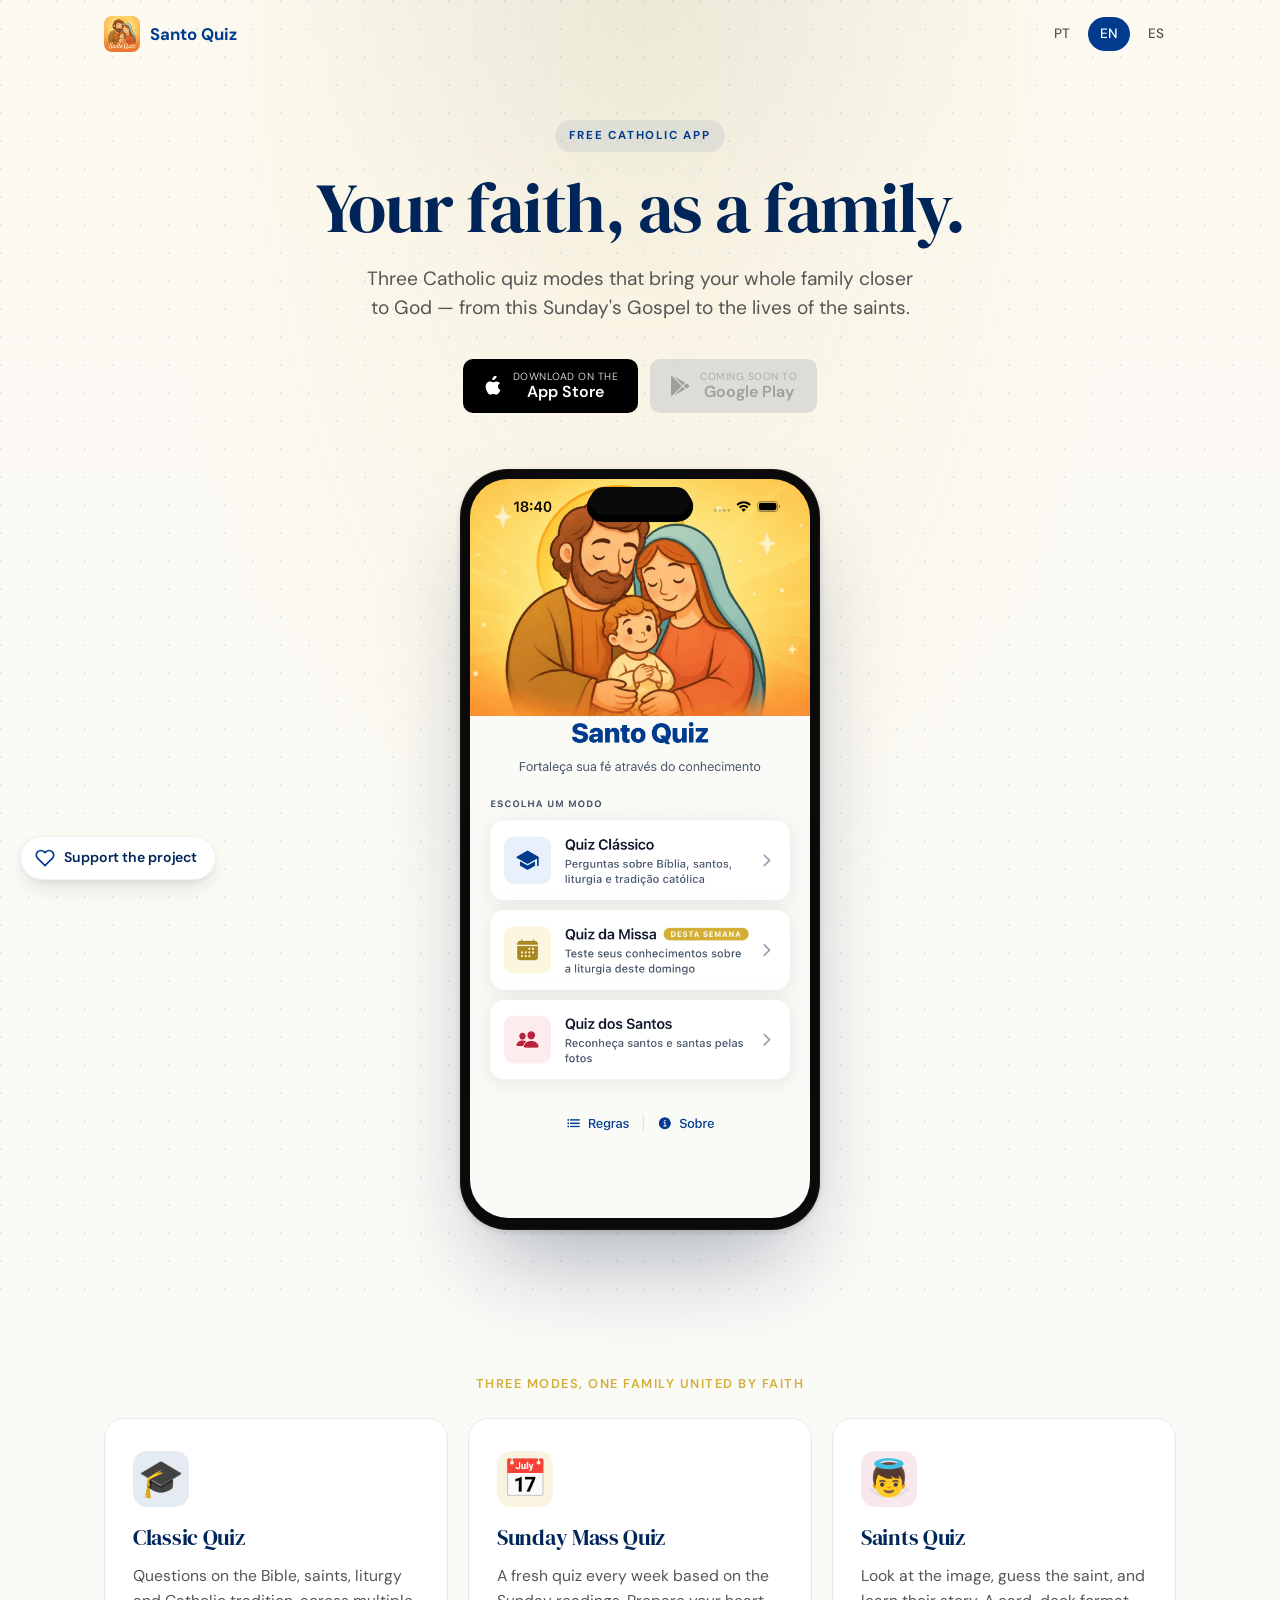
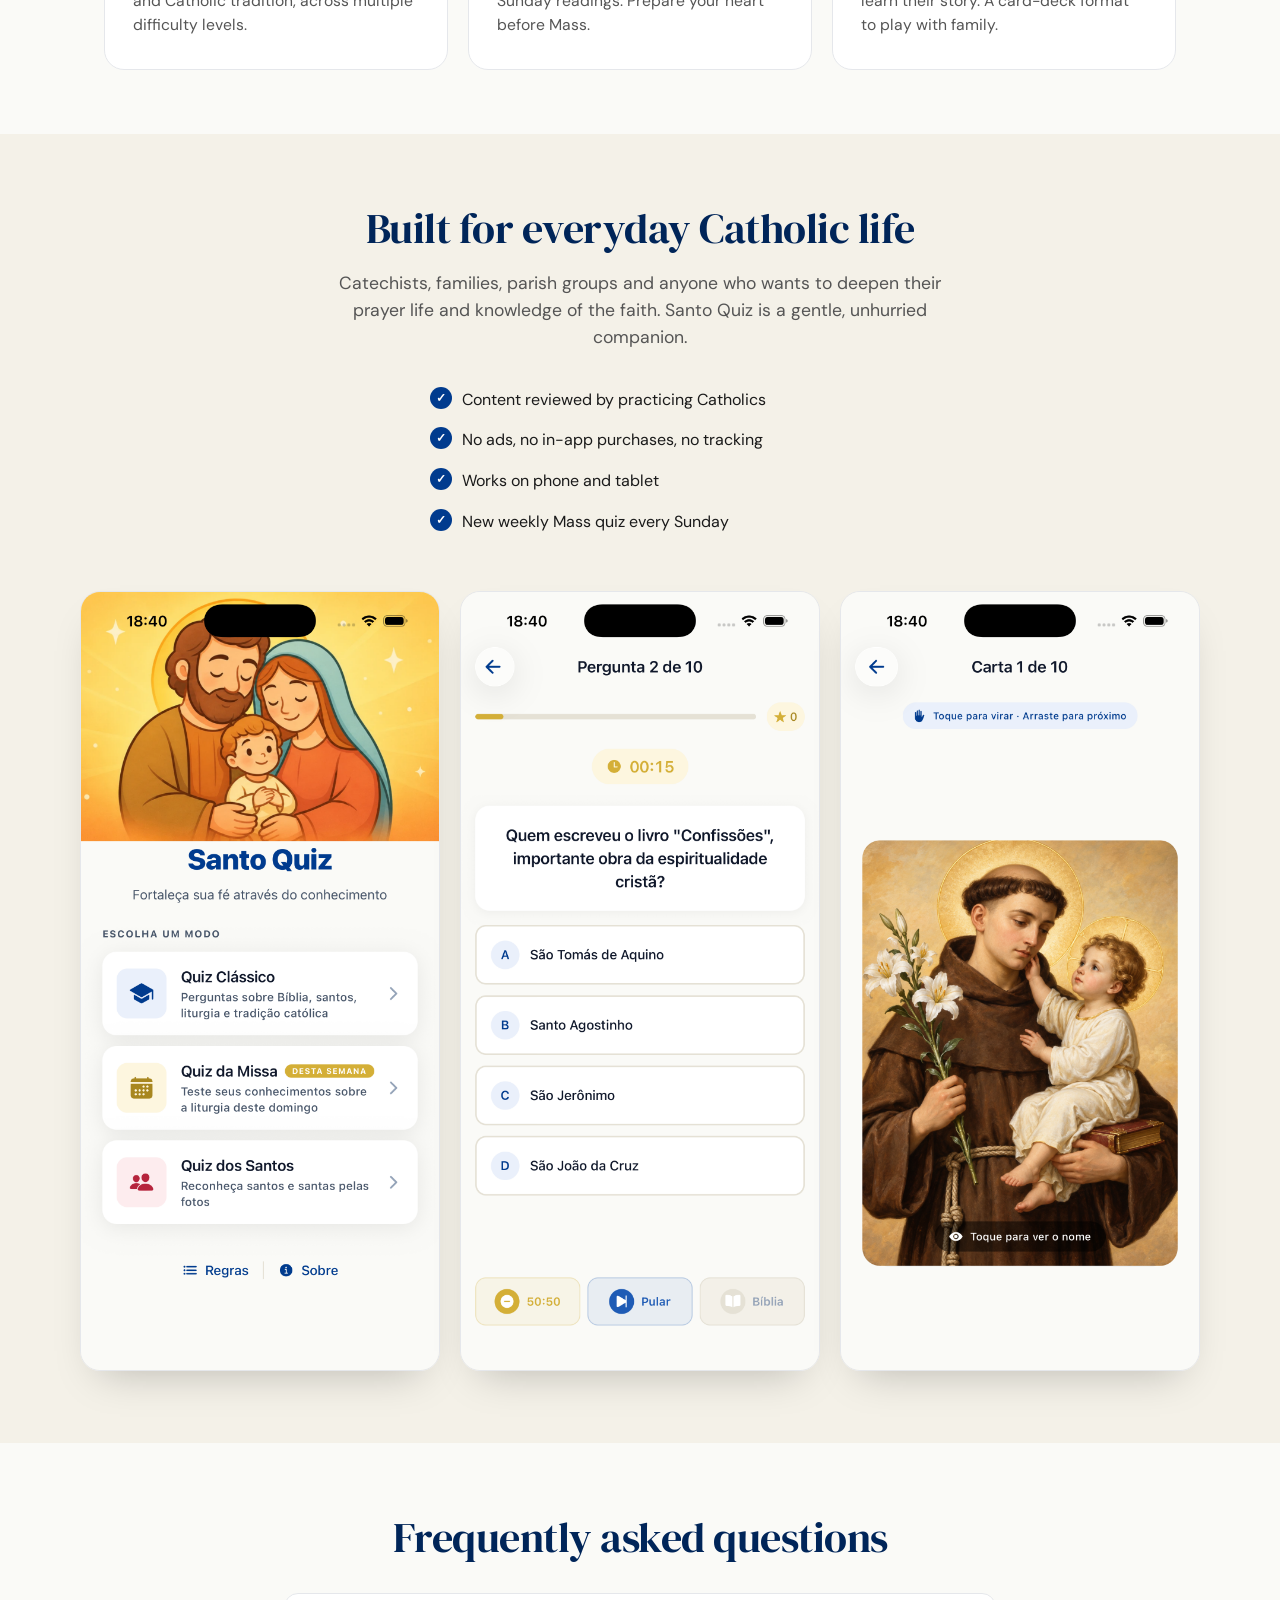
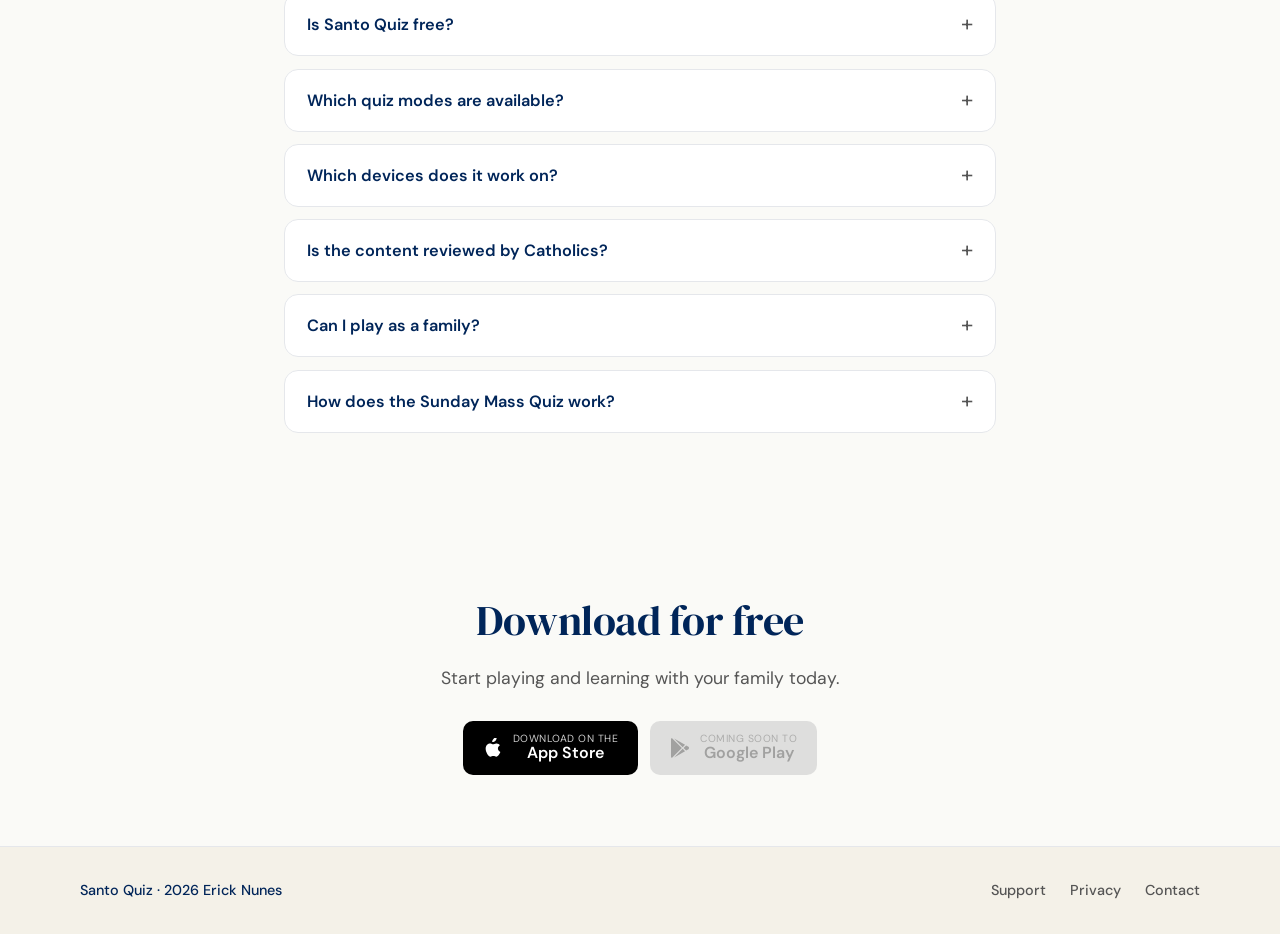
<file: index.html>
<!doctype html>
<html lang="en">
  <head>
    <meta charset="utf-8" />
    <meta name="viewport" content="width=device-width, initial-scale=1" />
    <title>Santo Quiz</title>
    <link rel="icon" href="/img/icon.png" />
    <link rel="alternate" hreflang="pt" href="/pt" />
    <link rel="alternate" hreflang="en" href="/en" />
    <link rel="alternate" hreflang="es" href="/es" />
    <link rel="alternate" hreflang="x-default" href="/pt" />
    <script>
      (function () {
        var supported = ['pt', 'en', 'es'];
        var first = (navigator.language || 'pt').toLowerCase().slice(0, 2);
        var lang = supported.indexOf(first) >= 0 ? first : 'pt';
        location.replace('/' + lang + '/');
      })();
    </script>
    <meta http-equiv="refresh" content="0;url=/pt/" />
  </head>
  <body>
    <p>
      <a href="/pt/">Português</a> ·
      <a href="/en/">English</a> ·
      <a href="/es/">Español</a>
    </p>
  </body>
</html>
</file>
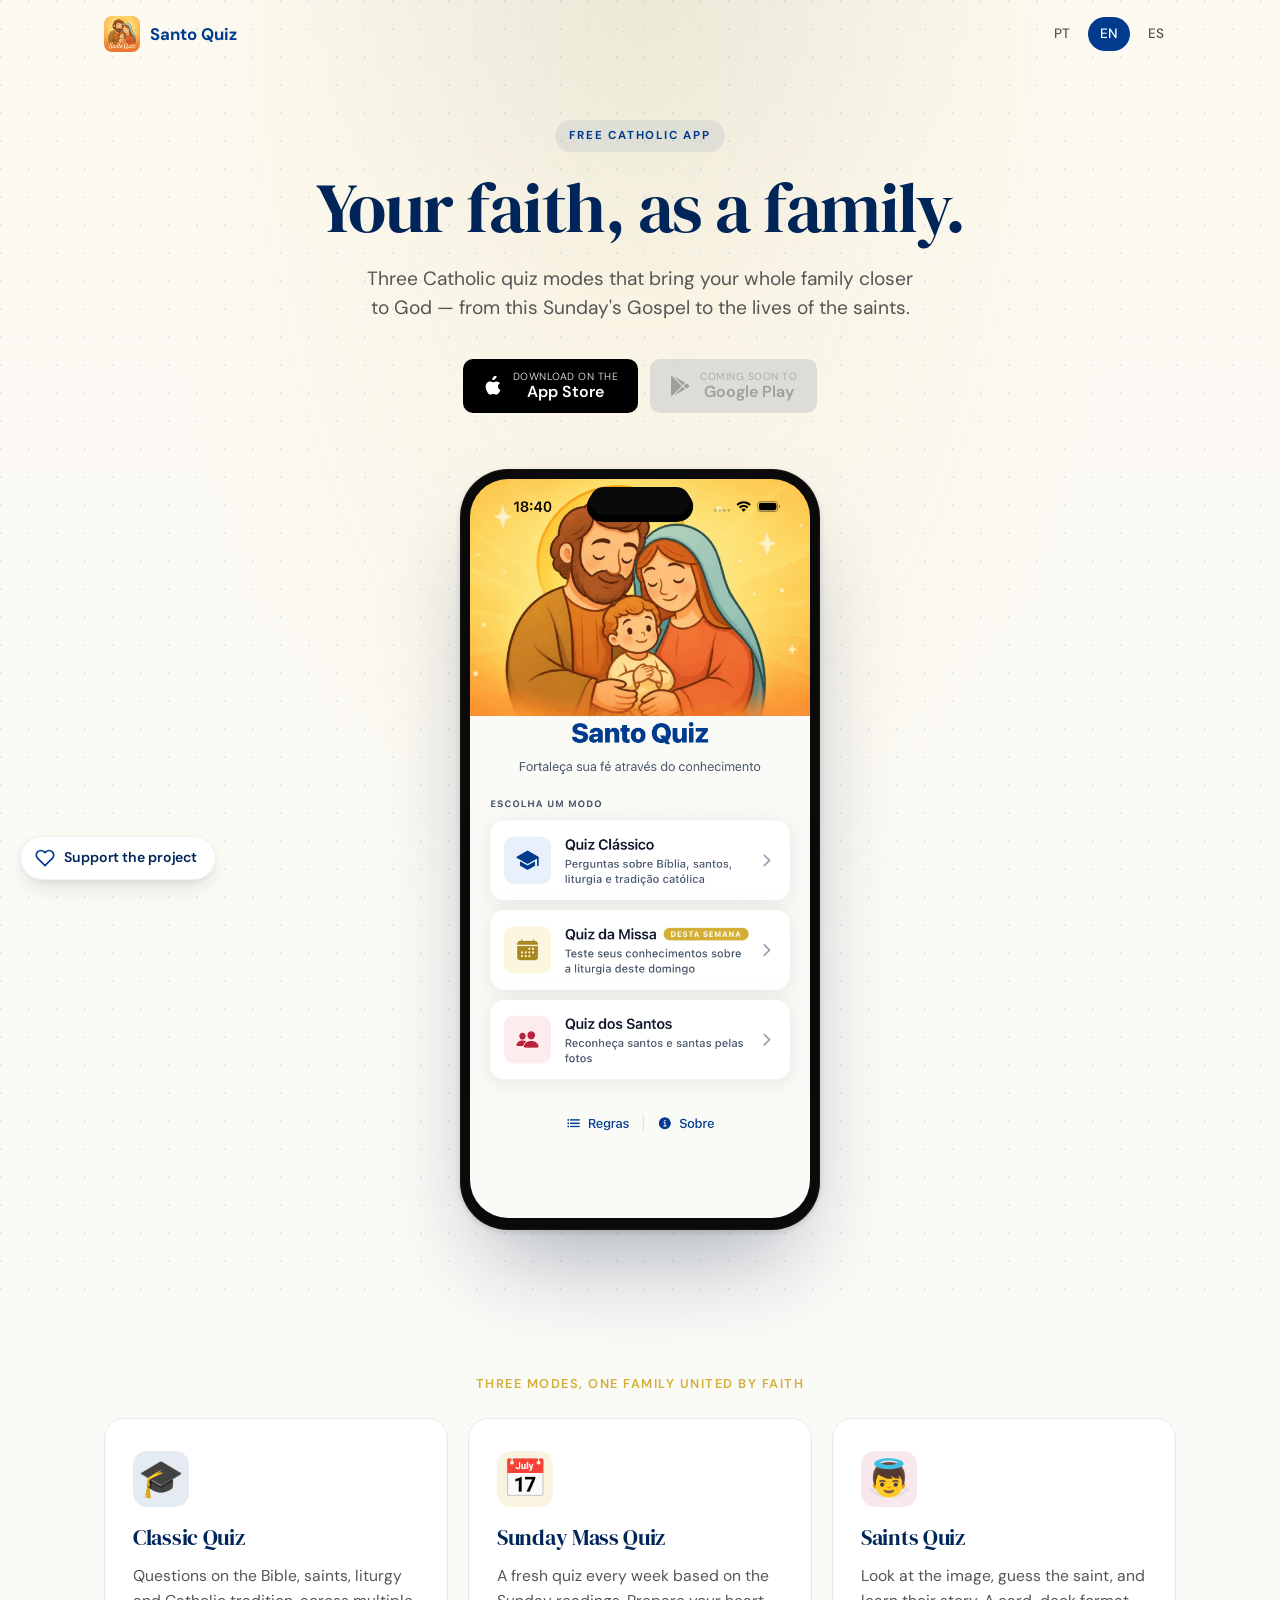
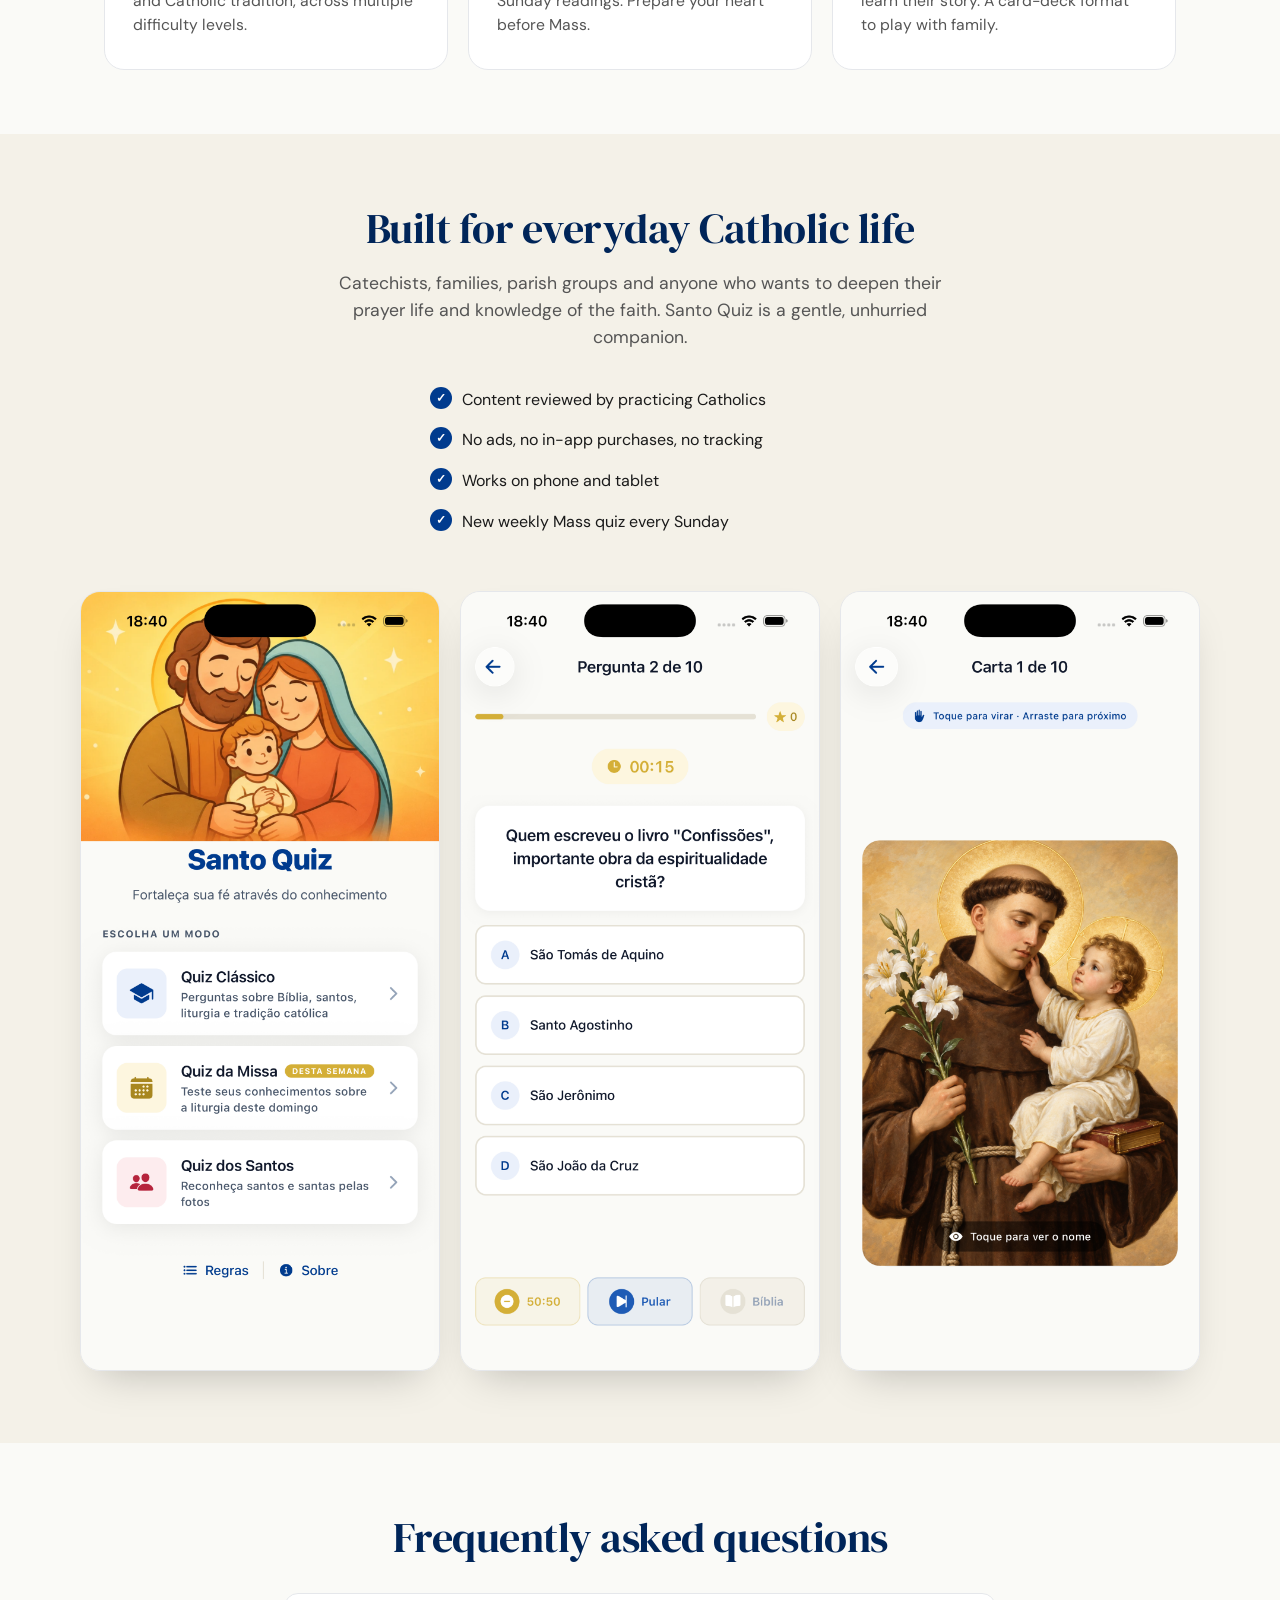
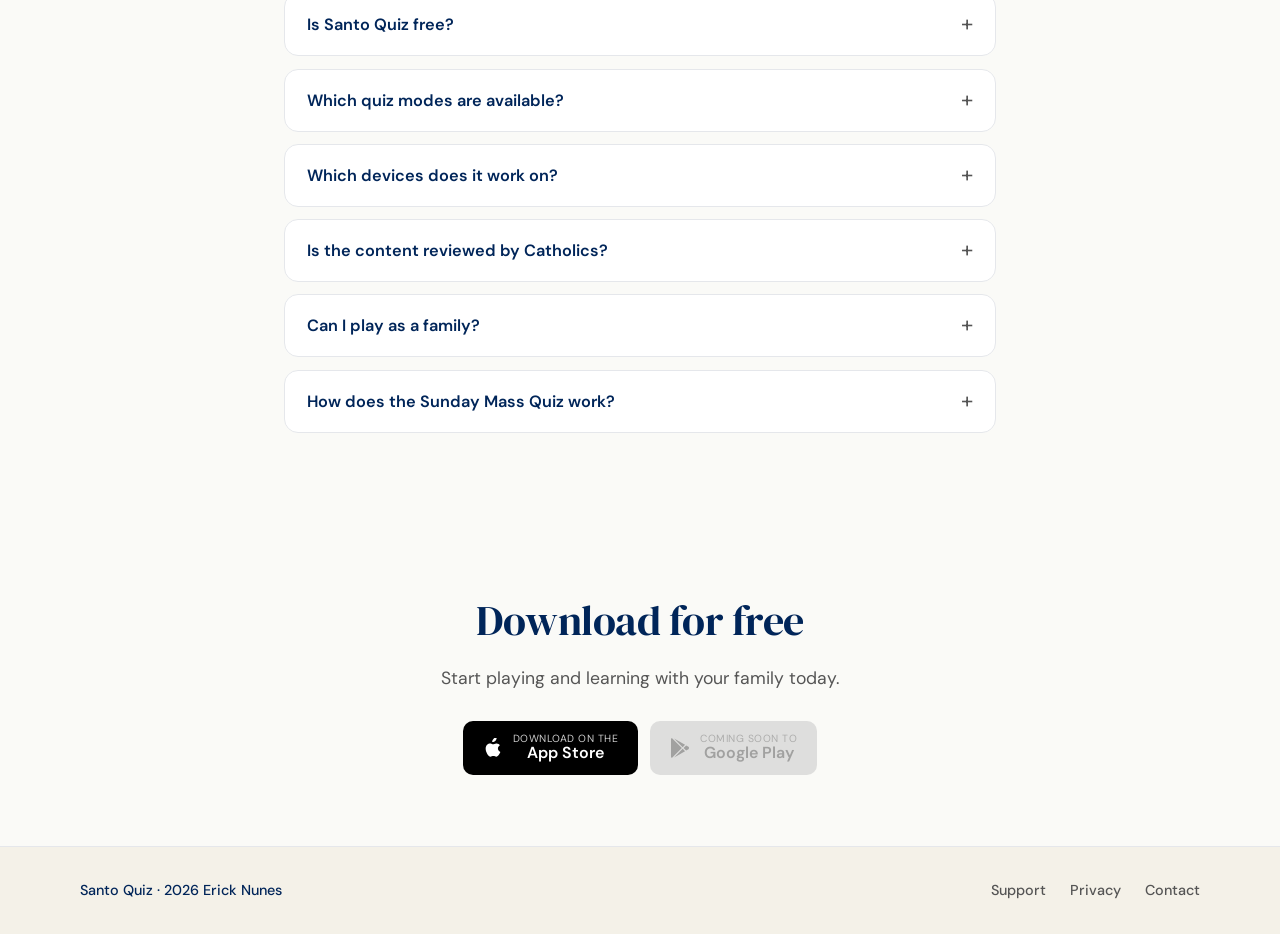
<file: en/index.html>
<!doctype html>
<html lang="en">
  <head>
    <meta charset="utf-8" />
    <meta name="viewport" content="width=device-width, initial-scale=1" />
    <meta name="robots" content="index,follow" />
    <meta name="theme-color" content="#003b8e" />
    <title>Santo Quiz · Free Catholic Quiz App for the whole family</title>
    <meta name="description" content="Free Catholic app with three quiz modes: Bible, Sunday Mass Quiz (Sunday readings) and Saints Quiz. No ads, no in-app purchases, for the whole family." />
    <meta name="keywords" content="catholic quiz, catholic app, bible quiz app, saints quiz, sunday mass quiz, free catholic app, catholic family game, sunday liturgy" />
    <meta name="author" content="Erick Nunes Carvalho" />

    <!-- Canonical + alternates -->
    <link rel="canonical" href="https://santoquiz.com/en/" />
    <link rel="alternate" hreflang="pt" href="https://santoquiz.com/pt/" />
    <link rel="alternate" hreflang="en" href="https://santoquiz.com/en/" />
    <link rel="alternate" hreflang="es" href="https://santoquiz.com/es/" />
    <link rel="alternate" hreflang="x-default" href="https://santoquiz.com/pt/" />

    <!-- Open Graph -->
    <meta property="og:site_name" content="Santo Quiz" />
    <meta property="og:title" content="Santo Quiz — A Catholic quiz for the whole family" />
    <meta property="og:description" content="Three Catholic quiz modes: Classic, Sunday Mass Quiz and Saints Quiz. Free, no ads." />
    <meta property="og:type" content="website" />
    <meta property="og:url" content="https://santoquiz.com/en/" />
    <meta property="og:locale" content="en_US" />
    <meta property="og:locale:alternate" content="pt_BR" />
    <meta property="og:locale:alternate" content="es_ES" />
    <meta property="og:image" content="https://santoquiz.com/img/hero.webp" />
    <meta property="og:image:width" content="2000" />
    <meta property="og:image:height" content="667" />
    <meta property="og:image:alt" content="Holy Family illustration — Santo Quiz" />

    <!-- Twitter Cards -->
    <meta name="twitter:card" content="summary_large_image" />
    <meta name="twitter:title" content="Santo Quiz — A Catholic quiz for the whole family" />
    <meta name="twitter:description" content="Three Catholic quiz modes: Classic, Sunday Mass Quiz and Saints Quiz. Free." />
    <meta name="twitter:image" content="https://santoquiz.com/img/hero.webp" />

    <!-- Ícones -->
    <link rel="icon" href="/img/icon.png" sizes="any" />
    <link rel="apple-touch-icon" href="/img/icon.png" />
    <link rel="stylesheet" href="/style.css?v=8" />

    <!-- Structured data: WebSite -->
    <script type="application/ld+json">
    {
      "@context": "https://schema.org",
      "@type": "WebSite",
      "name": "Santo Quiz",
      "url": "https://santoquiz.com/",
      "inLanguage": ["en-US", "pt-BR", "es-ES"],
      "description": "Free Catholic app with three quiz modes: Bible, Sunday Mass Quiz and Saints Quiz."
    }
    </script>

    <!-- Structured data: Organization -->
    <script type="application/ld+json">
    {
      "@context": "https://schema.org",
      "@type": "Organization",
      "name": "Santo Quiz",
      "url": "https://santoquiz.com/",
      "logo": "https://santoquiz.com/img/icon.png",
      "founder": {
        "@type": "Person",
        "name": "Erick Nunes Carvalho"
      },
      "email": "eu@ericknunes.dev",
      "sameAs": [
        "https://apps.apple.com/app/id6823418281",
        "https://buymeacoffee.com/ericknc"
      ]
    }
    </script>

    <!-- Structured data: SoftwareApplication -->
    <script type="application/ld+json">
    {
      "@context": "https://schema.org",
      "@type": "MobileApplication",
      "name": "Santo Quiz",
      "operatingSystem": "iOS",
      "applicationCategory": "EducationApplication",
      "applicationSubCategory": "Religion",
      "offers": {
        "@type": "Offer",
        "price": "0",
        "priceCurrency": "USD"
      },
      "description": "Catholic quiz app with three modes: Classic (Bible, saints, liturgy), Sunday Mass Quiz (Sunday readings) and Saints Quiz (image recognition).",
      "author": {
        "@type": "Person",
        "name": "Erick Nunes Carvalho"
      },
      "installUrl": "https://apps.apple.com/app/id6823418281",
      "image": "https://santoquiz.com/img/icon.png",
      "inLanguage": "en-US"
    }
    </script>

    <!-- Structured data: FAQ -->
    <script type="application/ld+json">
    {
      "@context": "https://schema.org",
      "@type": "FAQPage",
      "mainEntity": [
        {
          "@type": "Question",
          "name": "Is Santo Quiz free?",
          "acceptedAnswer": {
            "@type": "Answer",
            "text": "Yes, Santo Quiz is 100% free, with no ads, no in-app purchases and no tracking. It is maintained by the author and by voluntary donations."
          }
        },
        {
          "@type": "Question",
          "name": "Which quiz modes are available?",
          "acceptedAnswer": {
            "@type": "Answer",
            "text": "Three modes: Classic Quiz (questions on the Bible, saints, liturgy and Catholic tradition), Sunday Mass Quiz (questions tied to this Sunday's readings, updated weekly) and Saints Quiz (recognize saints from their image, in a card-deck format)."
          }
        },
        {
          "@type": "Question",
          "name": "Which devices does it work on?",
          "acceptedAnswer": {
            "@type": "Answer",
            "text": "Santo Quiz is currently available on iPhone and iPad via the App Store. The Android version on Google Play is coming soon."
          }
        },
        {
          "@type": "Question",
          "name": "Is the content reviewed by Catholics?",
          "acceptedAnswer": {
            "@type": "Answer",
            "text": "Yes, all content is written and reviewed by practicing Catholics, with sources in Scripture, the Catechism of the Catholic Church, the liturgy and Tradition."
          }
        },
        {
          "@type": "Question",
          "name": "Can I play as a family?",
          "acceptedAnswer": {
            "@type": "Answer",
            "text": "Yes, Santo Quiz is made to be played as a family — children, parents and grandparents. The Saints Quiz, with its card-deck image format, is especially good for playing in group."
          }
        },
        {
          "@type": "Question",
          "name": "How does the Sunday Mass Quiz work?",
          "acceptedAnswer": {
            "@type": "Answer",
            "text": "Every week a new quiz is published with questions based on the Sunday readings (first reading, psalm, second reading and Gospel). Perfect to prepare your heart before Mass or review it afterwards as a family."
          }
        }
      ]
    }
    </script>
  </head>
  <body>
    <nav class="nav">
      <a class="logo" href="/en">
        <img src="/img/icon.png" alt="Santo Quiz" width="36" height="36" />
        <span>Santo Quiz</span>
      </a>
      <div class="langs">
        <a href="/pt">PT</a>
        <a href="/en" class="active">EN</a>
        <a href="/es">ES</a>
      </div>
    </nav>

    <header class="hero">
      <div class="hero-content">
        <p class="eyebrow">Free Catholic App</p>
        <h1>Your faith, as a family.</h1>
        <p class="lead">
          Three Catholic quiz modes that bring your whole family closer to God — from this Sunday's Gospel to the lives of the saints.
        </p>
        <div class="cta-row">
          <a class="btn-store" href="https://apps.apple.com/app/id6823418281" target="_blank" rel="noopener">
            <svg viewBox="0 0 384 512" width="20" height="20" fill="currentColor" aria-hidden="true"><path d="M318.7 268.7c-.2-36.7 16.4-64.4 50-84.8-18.8-26.9-47.2-41.7-84.7-44.6-35.5-2.8-74.3 20.7-88.5 20.7-15 0-49.4-19.7-76.4-19.7C63.3 141.2 4 184.8 4 273.5q0 39.3 14.4 81.2c12.8 36.7 59 126.7 107.2 125.2 25.2-.6 43-17.9 75.8-17.9 31.8 0 48.3 17.9 76.4 17.9 48.6-.7 90.4-82.5 102.6-119.3-65.2-30.7-61.7-90-61.7-91.9zM256 68.9c33.6-39.9 30.6-76.3 29.6-89.4-29.7 1.7-64 20.2-83.6 43C181.5 43.9 168.7 76 171 103.3c32.1 2.5 61.4-13.9 85-34.4z"/></svg>
            <span><small>Download on the</small>App Store</span>
          </a>
          <div class="btn-store disabled" aria-disabled="true">
            <svg viewBox="0 0 512 512" width="20" height="20" fill="currentColor" aria-hidden="true"><path d="M325.3 234.3L104.6 13l280.8 161.2-60.1 60.1zM47 0C34 6.8 25.3 19.2 25.3 35.3v441.3c0 16.1 8.7 28.5 21.7 35.3l256.6-256L47 0zm425.2 225.6l-58.9-34.1-65.7 64.5 65.7 64.5 60.1-34.1c18-14.3 18-46.5-1.2-60.8zM104.6 499l280.8-161.2-60.1-60.1L104.6 499z"/></svg>
            <span><small>Coming soon to</small>Google Play</span>
          </div>
        </div>
        <div class="phone">
          <img src="/img/shot-home.png" alt="Santo Quiz home screen showing the three Catholic quiz modes" />
        </div>
      </div>
    </header>

    <section class="features">
      <p class="section-label">Three modes, one family united by faith</p>
      <div class="cards">
        <article class="card card-primary">
          <div class="card-icon">🎓</div>
          <h3>Classic Quiz</h3>
          <p>Questions on the Bible, saints, liturgy and Catholic tradition, across multiple difficulty levels.</p>
        </article>
        <article class="card card-gold">
          <div class="card-icon">📅</div>
          <h3>Sunday Mass Quiz</h3>
          <p>A fresh quiz every week based on the Sunday readings. Prepare your heart before Mass.</p>
        </article>
        <article class="card card-accent">
          <div class="card-icon">👼</div>
          <h3>Saints Quiz</h3>
          <p>Look at the image, guess the saint, and learn their story. A card-deck format to play with family.</p>
        </article>
      </div>
    </section>

    <section class="showcase">
      <div class="showcase-text">
        <h2>Built for everyday Catholic life</h2>
        <p>
          Catechists, families, parish groups and anyone who wants to deepen their prayer life and knowledge of the faith. Santo Quiz is a gentle, unhurried companion.
        </p>
        <ul class="checklist">
          <li>Content reviewed by practicing Catholics</li>
          <li>No ads, no in-app purchases, no tracking</li>
          <li>Works on phone and tablet</li>
          <li>New weekly Mass quiz every Sunday</li>
        </ul>
      </div>
      <div class="showcase-shots">
        <img src="/img/shot-home.png" alt="Santo Quiz home screen with Classic, Sunday Mass and Saints quiz modes" />
        <img src="/img/shot-quiz.png" alt="Santo Quiz question screen with multiple-choice Catholic answers" />
        <img src="/img/shot-santos.png" alt="Saints Quiz showing a Catholic saint's photo for recognition" />
      </div>
    </section>

    <section class="faq">
      <h2>Frequently asked questions</h2>
      <details>
        <summary>Is Santo Quiz free?</summary>
        <p>Yes, Santo Quiz is 100% free, with no ads, no in-app purchases and no tracking. It is maintained by the author and by voluntary donations.</p>
      </details>
      <details>
        <summary>Which quiz modes are available?</summary>
        <p>Three modes: <strong>Classic Quiz</strong> (questions on the Bible, saints, liturgy and Catholic tradition), <strong>Sunday Mass Quiz</strong> (questions tied to this Sunday's readings, updated weekly) and <strong>Saints Quiz</strong> (recognize saints from their image, in a card-deck format).</p>
      </details>
      <details>
        <summary>Which devices does it work on?</summary>
        <p>Santo Quiz is currently available on iPhone and iPad via the App Store. The Android version on Google Play is coming soon.</p>
      </details>
      <details>
        <summary>Is the content reviewed by Catholics?</summary>
        <p>Yes, all content is written and reviewed by practicing Catholics, with sources in Scripture, the Catechism of the Catholic Church, the liturgy and Tradition.</p>
      </details>
      <details>
        <summary>Can I play as a family?</summary>
        <p>Yes, Santo Quiz is made to be played as a family — children, parents and grandparents. The Saints Quiz, with its card-deck image format, is especially good for playing in group.</p>
      </details>
      <details>
        <summary>How does the Sunday Mass Quiz work?</summary>
        <p>Every week a new quiz is published with questions based on the Sunday readings (first reading, psalm, second reading and Gospel). Perfect to prepare your heart before Mass or review it afterwards as a family.</p>
      </details>
    </section>

    <section class="cta-final">
      <h2>Download for free</h2>
      <p>Start playing and learning with your family today.</p>
      <div class="cta-row">
        <a class="btn-store" href="https://apps.apple.com/app/id6823418281" target="_blank" rel="noopener">
          <svg viewBox="0 0 384 512" width="20" height="20" fill="currentColor" aria-hidden="true"><path d="M318.7 268.7c-.2-36.7 16.4-64.4 50-84.8-18.8-26.9-47.2-41.7-84.7-44.6-35.5-2.8-74.3 20.7-88.5 20.7-15 0-49.4-19.7-76.4-19.7C63.3 141.2 4 184.8 4 273.5q0 39.3 14.4 81.2c12.8 36.7 59 126.7 107.2 125.2 25.2-.6 43-17.9 75.8-17.9 31.8 0 48.3 17.9 76.4 17.9 48.6-.7 90.4-82.5 102.6-119.3-65.2-30.7-61.7-90-61.7-91.9zM256 68.9c33.6-39.9 30.6-76.3 29.6-89.4-29.7 1.7-64 20.2-83.6 43C181.5 43.9 168.7 76 171 103.3c32.1 2.5 61.4-13.9 85-34.4z"/></svg>
          <span><small>Download on the</small>App Store</span>
        </a>
        <div class="btn-store disabled" aria-disabled="true">
          <svg viewBox="0 0 512 512" width="20" height="20" fill="currentColor" aria-hidden="true"><path d="M325.3 234.3L104.6 13l280.8 161.2-60.1 60.1zM47 0C34 6.8 25.3 19.2 25.3 35.3v441.3c0 16.1 8.7 28.5 21.7 35.3l256.6-256L47 0zm425.2 225.6l-58.9-34.1-65.7 64.5 65.7 64.5 60.1-34.1c18-14.3 18-46.5-1.2-60.8zM104.6 499l280.8-161.2-60.1-60.1L104.6 499z"/></svg>
          <span><small>Coming soon to</small>Google Play</span>
        </div>
      </div>
    </section>

    <footer class="footer">
      <div class="footer-inner">
        <p class="brand">Santo Quiz · 2026 Erick Nunes</p>
        <nav>
          <a href="/en/support/">Support</a>
          <a href="/en/privacy/">Privacy</a>
          <a href="mailto:eu@ericknunes.dev">Contact</a>
        </nav>
      </div>
    </footer>

    <script src="/animate.js?v=4" defer></script>
    <script src="/contact.js?v=10" defer></script>
    <script src="/bmc.js?v=6" defer></script>
  </body>
</html>
</file>
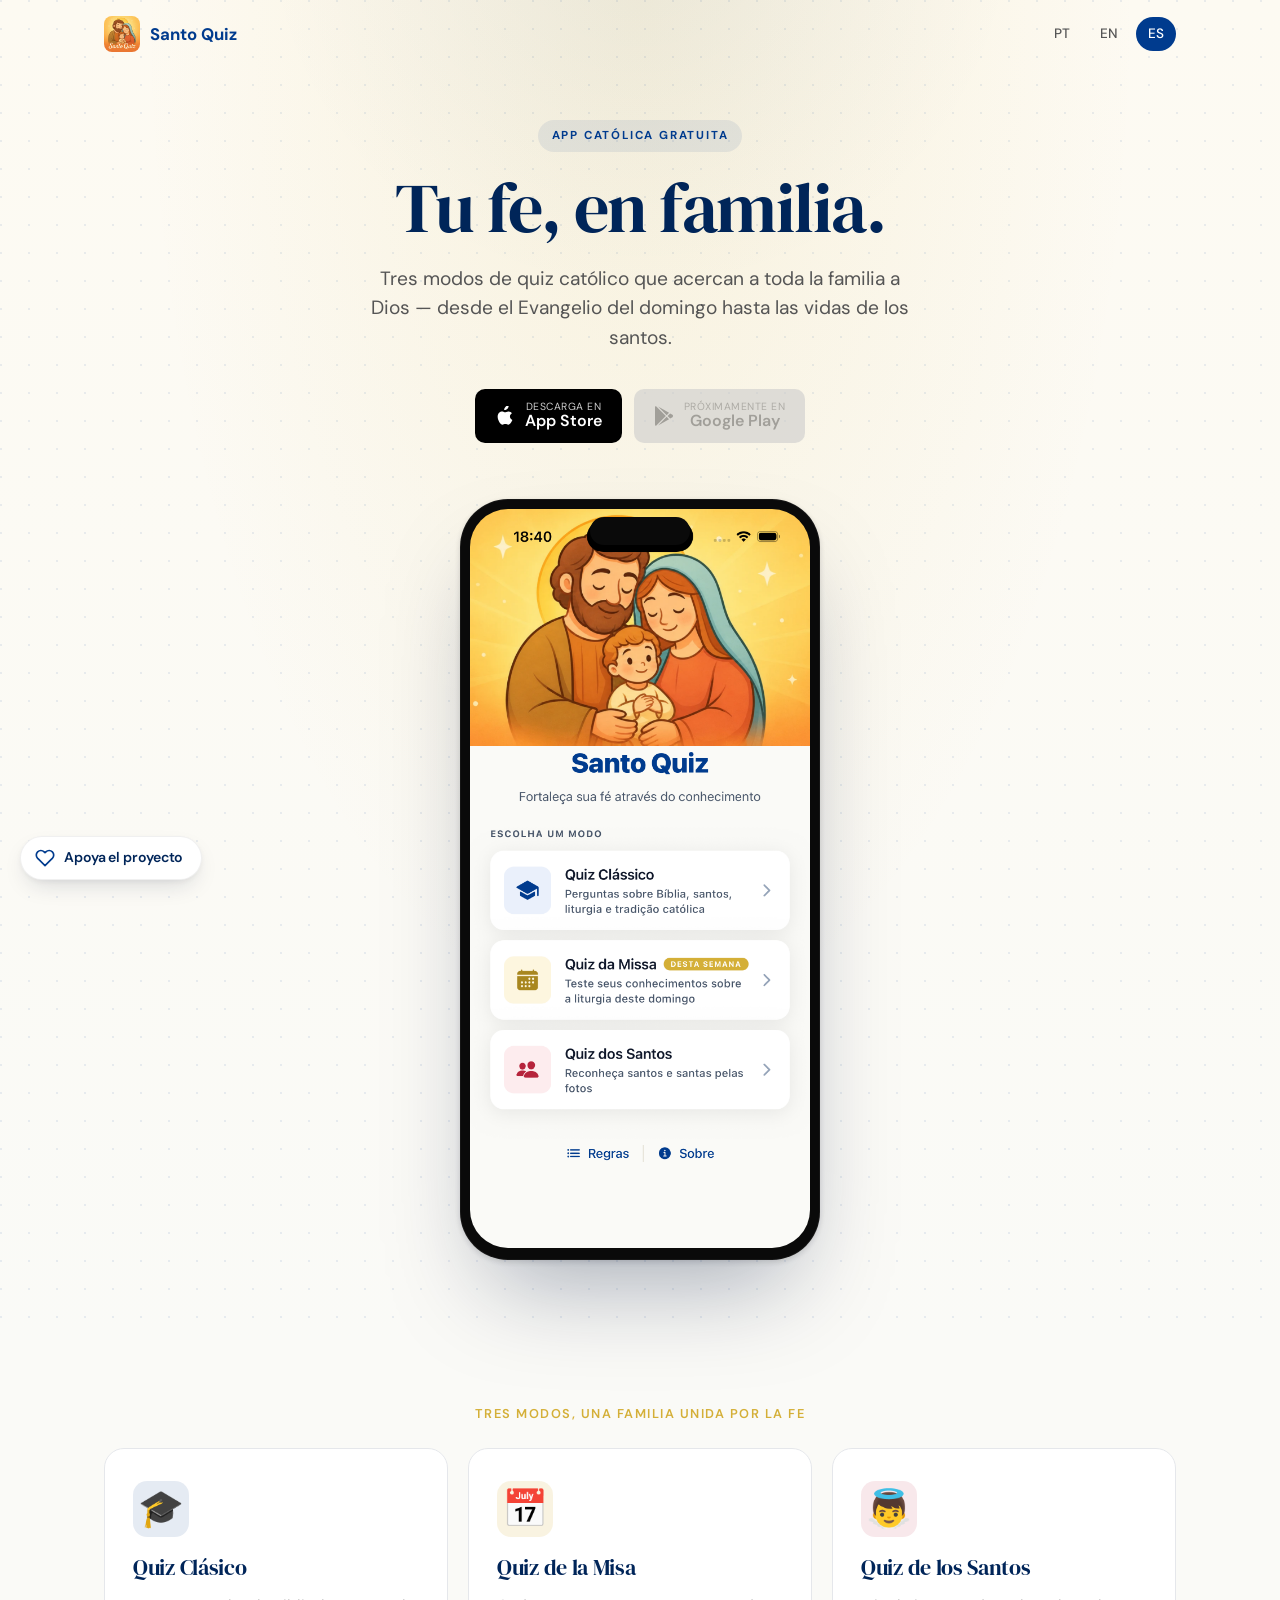
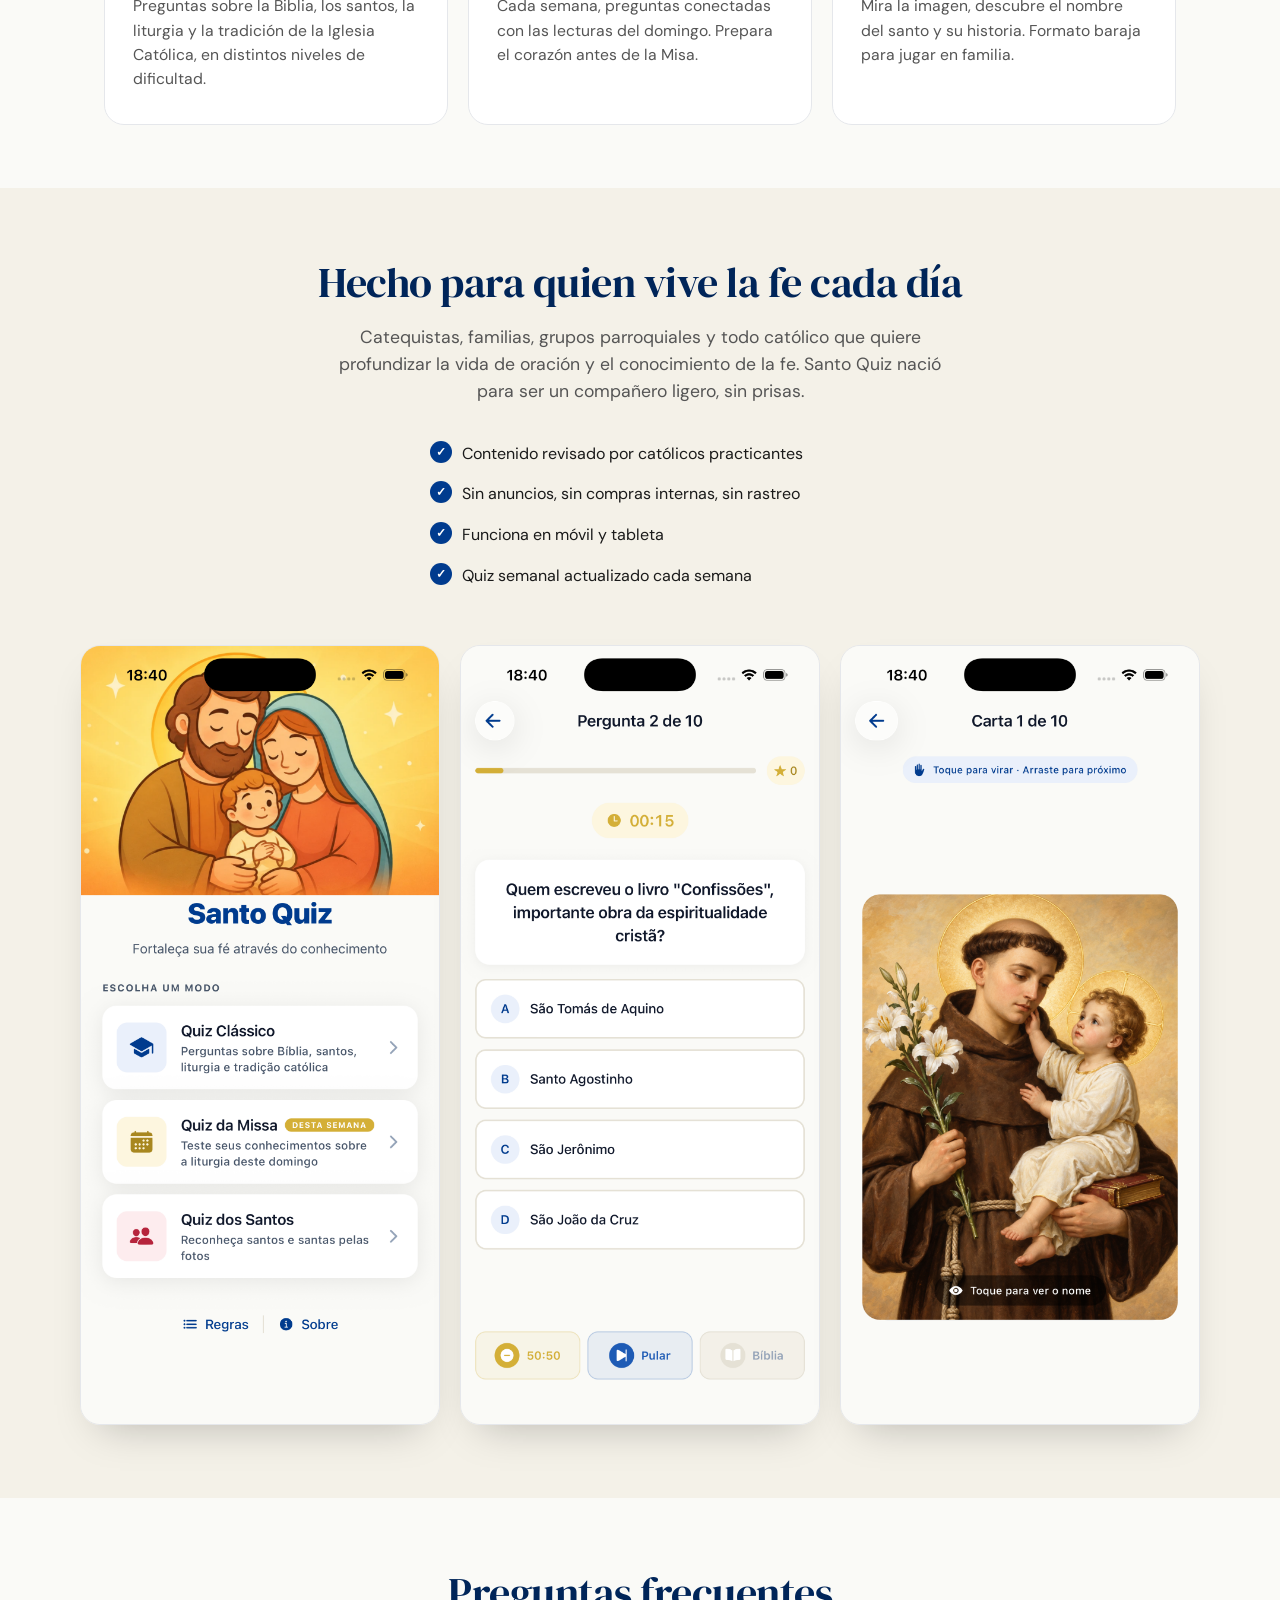
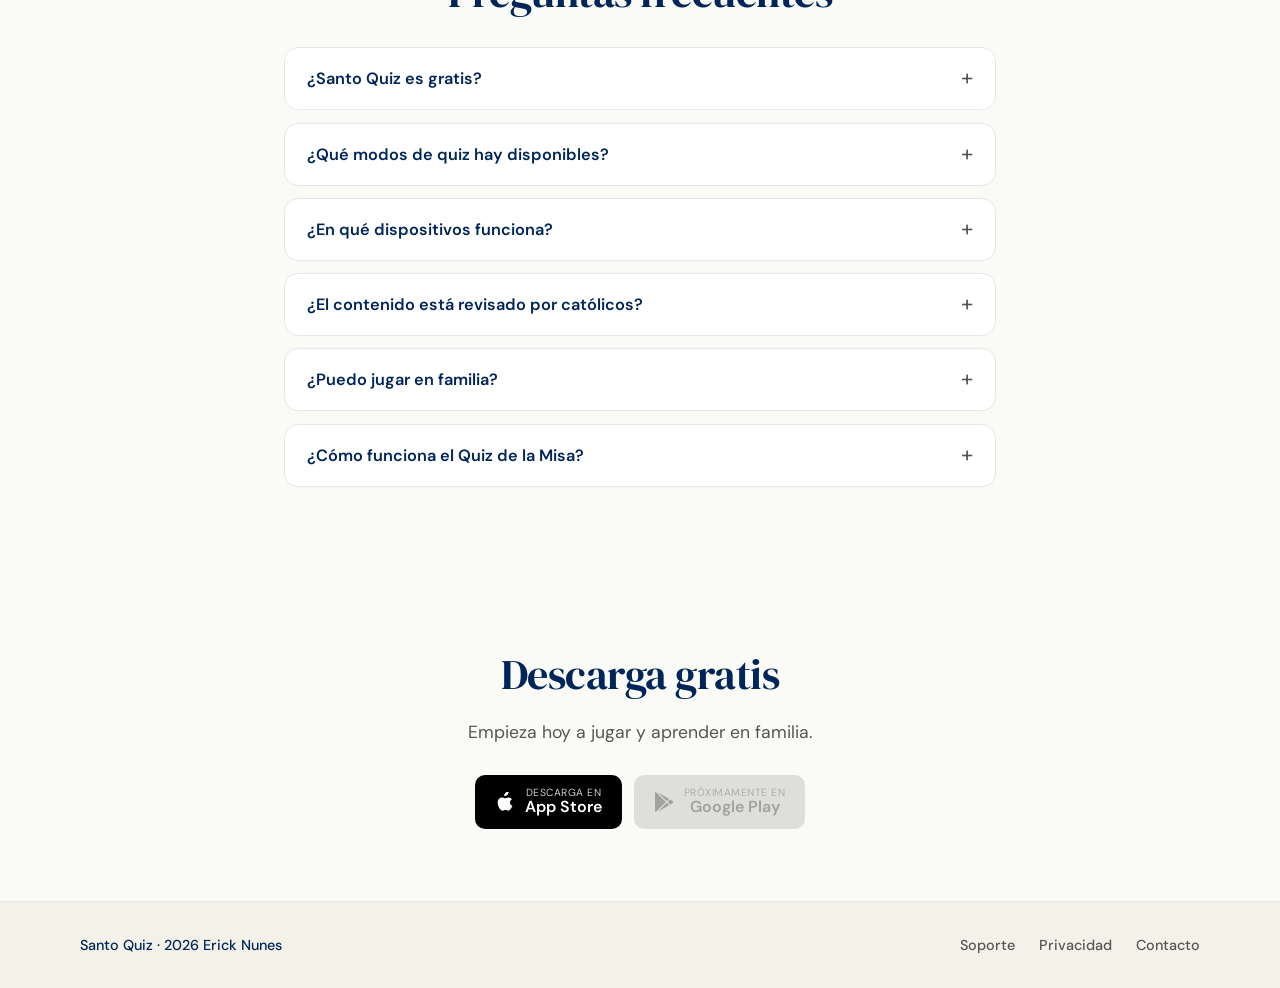
<file: es/index.html>
<!doctype html>
<html lang="es">
  <head>
    <meta charset="utf-8" />
    <meta name="viewport" content="width=device-width, initial-scale=1" />
    <meta name="robots" content="index,follow" />
    <meta name="theme-color" content="#003b8e" />
    <title>Santo Quiz · App de Quiz Católico Gratis para toda la familia</title>
    <meta name="description" content="App católica gratuita con tres modos de quiz: Biblia, Quiz de la Misa (lecturas del domingo) y Quiz de los Santos. Sin anuncios, sin compras internas, para toda la familia." />
    <meta name="keywords" content="quiz católico, app católica, quiz de la biblia, quiz de los santos, quiz de la misa, app católica gratis, juego católico familia, liturgia del domingo" />
    <meta name="author" content="Erick Nunes Carvalho" />

    <!-- Canonical + alternates -->
    <link rel="canonical" href="https://santoquiz.com/es/" />
    <link rel="alternate" hreflang="pt" href="https://santoquiz.com/pt/" />
    <link rel="alternate" hreflang="en" href="https://santoquiz.com/en/" />
    <link rel="alternate" hreflang="es" href="https://santoquiz.com/es/" />
    <link rel="alternate" hreflang="x-default" href="https://santoquiz.com/pt/" />

    <!-- Open Graph -->
    <meta property="og:site_name" content="Santo Quiz" />
    <meta property="og:title" content="Santo Quiz — Quiz católico para toda la familia" />
    <meta property="og:description" content="Tres modos de quiz católico: Clásico, Quiz de la Misa y Quiz de los Santos. Gratis, sin anuncios." />
    <meta property="og:type" content="website" />
    <meta property="og:url" content="https://santoquiz.com/es/" />
    <meta property="og:locale" content="es_ES" />
    <meta property="og:locale:alternate" content="pt_BR" />
    <meta property="og:locale:alternate" content="en_US" />
    <meta property="og:image" content="https://santoquiz.com/img/hero.webp" />
    <meta property="og:image:width" content="2000" />
    <meta property="og:image:height" content="667" />
    <meta property="og:image:alt" content="Ilustración de la Sagrada Familia — Santo Quiz" />

    <!-- Twitter Cards -->
    <meta name="twitter:card" content="summary_large_image" />
    <meta name="twitter:title" content="Santo Quiz — Quiz católico para toda la familia" />
    <meta name="twitter:description" content="Tres modos de quiz católico: Clásico, Quiz de la Misa y Quiz de los Santos. Gratis." />
    <meta name="twitter:image" content="https://santoquiz.com/img/hero.webp" />

    <!-- Ícones -->
    <link rel="icon" href="/img/icon.png" sizes="any" />
    <link rel="apple-touch-icon" href="/img/icon.png" />
    <link rel="stylesheet" href="/style.css?v=8" />

    <!-- Structured data: WebSite -->
    <script type="application/ld+json">
    {
      "@context": "https://schema.org",
      "@type": "WebSite",
      "name": "Santo Quiz",
      "url": "https://santoquiz.com/",
      "inLanguage": ["es-ES", "pt-BR", "en-US"],
      "description": "App católica gratuita con tres modos de quiz: Biblia, Quiz de la Misa y Quiz de los Santos."
    }
    </script>

    <!-- Structured data: Organization -->
    <script type="application/ld+json">
    {
      "@context": "https://schema.org",
      "@type": "Organization",
      "name": "Santo Quiz",
      "url": "https://santoquiz.com/",
      "logo": "https://santoquiz.com/img/icon.png",
      "founder": {
        "@type": "Person",
        "name": "Erick Nunes Carvalho"
      },
      "email": "eu@ericknunes.dev",
      "sameAs": [
        "https://apps.apple.com/app/id6823418281",
        "https://buymeacoffee.com/ericknc"
      ]
    }
    </script>

    <!-- Structured data: SoftwareApplication -->
    <script type="application/ld+json">
    {
      "@context": "https://schema.org",
      "@type": "MobileApplication",
      "name": "Santo Quiz",
      "operatingSystem": "iOS",
      "applicationCategory": "EducationApplication",
      "applicationSubCategory": "Religion",
      "offers": {
        "@type": "Offer",
        "price": "0",
        "priceCurrency": "EUR"
      },
      "description": "Quiz católico con tres modos: Clásico (Biblia, santos, liturgia), Quiz de la Misa (lecturas del domingo) y Quiz de los Santos (reconocimiento por imagen).",
      "author": {
        "@type": "Person",
        "name": "Erick Nunes Carvalho"
      },
      "installUrl": "https://apps.apple.com/app/id6823418281",
      "image": "https://santoquiz.com/img/icon.png",
      "inLanguage": "es-ES"
    }
    </script>

    <!-- Structured data: FAQ -->
    <script type="application/ld+json">
    {
      "@context": "https://schema.org",
      "@type": "FAQPage",
      "mainEntity": [
        {
          "@type": "Question",
          "name": "¿Santo Quiz es gratis?",
          "acceptedAnswer": {
            "@type": "Answer",
            "text": "Sí, Santo Quiz es 100% gratis, sin anuncios, sin compras internas y sin seguimiento. Lo mantiene el autor y las donaciones voluntarias."
          }
        },
        {
          "@type": "Question",
          "name": "¿Qué modos de quiz hay disponibles?",
          "acceptedAnswer": {
            "@type": "Answer",
            "text": "Tres modos: Quiz Clásico (preguntas sobre la Biblia, los santos, la liturgia y la tradición católica), Quiz de la Misa (preguntas conectadas con las lecturas del domingo, actualizado cada semana) y Quiz de los Santos (reconocer santos por su imagen, en formato baraja)."
          }
        },
        {
          "@type": "Question",
          "name": "¿En qué dispositivos funciona?",
          "acceptedAnswer": {
            "@type": "Answer",
            "text": "Santo Quiz está disponible en iPhone y iPad en la App Store. La versión para Android en Google Play está en preparación."
          }
        },
        {
          "@type": "Question",
          "name": "¿El contenido está revisado por católicos?",
          "acceptedAnswer": {
            "@type": "Answer",
            "text": "Sí, todo el contenido está escrito y revisado por católicos practicantes, con fuentes en la Biblia, el Catecismo de la Iglesia Católica, la liturgia y la Tradición."
          }
        },
        {
          "@type": "Question",
          "name": "¿Puedo jugar en familia?",
          "acceptedAnswer": {
            "@type": "Answer",
            "text": "Sí, Santo Quiz está hecho para jugarse en familia — niños, padres y abuelos. El Quiz de los Santos, con su formato baraja de imágenes, es especialmente bueno para jugar en grupo."
          }
        },
        {
          "@type": "Question",
          "name": "¿Cómo funciona el Quiz de la Misa?",
          "acceptedAnswer": {
            "@type": "Answer",
            "text": "Cada semana se publica un nuevo quiz con preguntas basadas en las lecturas del domingo (primera lectura, salmo, segunda lectura y evangelio). Ideal para preparar el corazón antes de la Misa o repasarlas luego en familia."
          }
        }
      ]
    }
    </script>
  </head>
  <body>
    <nav class="nav">
      <a class="logo" href="/es">
        <img src="/img/icon.png" alt="Santo Quiz" width="36" height="36" />
        <span>Santo Quiz</span>
      </a>
      <div class="langs">
        <a href="/pt">PT</a>
        <a href="/en">EN</a>
        <a href="/es" class="active">ES</a>
      </div>
    </nav>

    <header class="hero">
      <div class="hero-content">
        <p class="eyebrow">App Católica Gratuita</p>
        <h1>Tu fe, en familia.</h1>
        <p class="lead">
          Tres modos de quiz católico que acercan a toda la familia a Dios — desde el Evangelio del domingo hasta las vidas de los santos.
        </p>
        <div class="cta-row">
          <a class="btn-store" href="https://apps.apple.com/app/id6823418281" target="_blank" rel="noopener">
            <svg viewBox="0 0 384 512" width="20" height="20" fill="currentColor" aria-hidden="true"><path d="M318.7 268.7c-.2-36.7 16.4-64.4 50-84.8-18.8-26.9-47.2-41.7-84.7-44.6-35.5-2.8-74.3 20.7-88.5 20.7-15 0-49.4-19.7-76.4-19.7C63.3 141.2 4 184.8 4 273.5q0 39.3 14.4 81.2c12.8 36.7 59 126.7 107.2 125.2 25.2-.6 43-17.9 75.8-17.9 31.8 0 48.3 17.9 76.4 17.9 48.6-.7 90.4-82.5 102.6-119.3-65.2-30.7-61.7-90-61.7-91.9zM256 68.9c33.6-39.9 30.6-76.3 29.6-89.4-29.7 1.7-64 20.2-83.6 43C181.5 43.9 168.7 76 171 103.3c32.1 2.5 61.4-13.9 85-34.4z"/></svg>
            <span><small>Descarga en</small>App Store</span>
          </a>
          <div class="btn-store disabled" aria-disabled="true">
            <svg viewBox="0 0 512 512" width="20" height="20" fill="currentColor" aria-hidden="true"><path d="M325.3 234.3L104.6 13l280.8 161.2-60.1 60.1zM47 0C34 6.8 25.3 19.2 25.3 35.3v441.3c0 16.1 8.7 28.5 21.7 35.3l256.6-256L47 0zm425.2 225.6l-58.9-34.1-65.7 64.5 65.7 64.5 60.1-34.1c18-14.3 18-46.5-1.2-60.8zM104.6 499l280.8-161.2-60.1-60.1L104.6 499z"/></svg>
            <span><small>Próximamente en</small>Google Play</span>
          </div>
        </div>
        <div class="phone">
          <img src="/img/shot-home.png" alt="Pantalla principal de Santo Quiz con los tres modos de quiz católico" />
        </div>
      </div>
    </header>

    <section class="features">
      <p class="section-label">Tres modos, una familia unida por la fe</p>
      <div class="cards">
        <article class="card card-primary">
          <div class="card-icon">🎓</div>
          <h3>Quiz Clásico</h3>
          <p>Preguntas sobre la Biblia, los santos, la liturgia y la tradición de la Iglesia Católica, en distintos niveles de dificultad.</p>
        </article>
        <article class="card card-gold">
          <div class="card-icon">📅</div>
          <h3>Quiz de la Misa</h3>
          <p>Cada semana, preguntas conectadas con las lecturas del domingo. Prepara el corazón antes de la Misa.</p>
        </article>
        <article class="card card-accent">
          <div class="card-icon">👼</div>
          <h3>Quiz de los Santos</h3>
          <p>Mira la imagen, descubre el nombre del santo y su historia. Formato baraja para jugar en familia.</p>
        </article>
      </div>
    </section>

    <section class="showcase">
      <div class="showcase-text">
        <h2>Hecho para quien vive la fe cada día</h2>
        <p>
          Catequistas, familias, grupos parroquiales y todo católico que quiere profundizar la vida de oración y el conocimiento de la fe. Santo Quiz nació para ser un compañero ligero, sin prisas.
        </p>
        <ul class="checklist">
          <li>Contenido revisado por católicos practicantes</li>
          <li>Sin anuncios, sin compras internas, sin rastreo</li>
          <li>Funciona en móvil y tableta</li>
          <li>Quiz semanal actualizado cada semana</li>
        </ul>
      </div>
      <div class="showcase-shots">
        <img src="/img/shot-home.png" alt="Pantalla principal de Santo Quiz con los modos Clásico, Quiz de la Misa y Quiz de los Santos" />
        <img src="/img/shot-quiz.png" alt="Pantalla de pregunta de Santo Quiz con opciones de respuesta católicas" />
        <img src="/img/shot-santos.png" alt="Quiz de los Santos mostrando la foto de un santo católico para reconocimiento" />
      </div>
    </section>

    <section class="faq">
      <h2>Preguntas frecuentes</h2>
      <details>
        <summary>¿Santo Quiz es gratis?</summary>
        <p>Sí, Santo Quiz es 100% gratis, sin anuncios, sin compras internas y sin seguimiento. Lo mantiene el autor y las donaciones voluntarias.</p>
      </details>
      <details>
        <summary>¿Qué modos de quiz hay disponibles?</summary>
        <p>Tres modos: <strong>Quiz Clásico</strong> (preguntas sobre la Biblia, los santos, la liturgia y la tradición católica), <strong>Quiz de la Misa</strong> (preguntas conectadas con las lecturas del domingo, actualizado cada semana) y <strong>Quiz de los Santos</strong> (reconocer santos por su imagen, en formato baraja).</p>
      </details>
      <details>
        <summary>¿En qué dispositivos funciona?</summary>
        <p>Santo Quiz está disponible en iPhone y iPad en la App Store. La versión para Android en Google Play está en preparación.</p>
      </details>
      <details>
        <summary>¿El contenido está revisado por católicos?</summary>
        <p>Sí, todo el contenido está escrito y revisado por católicos practicantes, con fuentes en la Biblia, el Catecismo de la Iglesia Católica, la liturgia y la Tradición.</p>
      </details>
      <details>
        <summary>¿Puedo jugar en familia?</summary>
        <p>Sí, Santo Quiz está hecho para jugarse en familia — niños, padres y abuelos. El Quiz de los Santos, con su formato baraja de imágenes, es especialmente bueno para jugar en grupo.</p>
      </details>
      <details>
        <summary>¿Cómo funciona el Quiz de la Misa?</summary>
        <p>Cada semana se publica un nuevo quiz con preguntas basadas en las lecturas del domingo (primera lectura, salmo, segunda lectura y evangelio). Ideal para preparar el corazón antes de la Misa o repasarlas luego en familia.</p>
      </details>
    </section>

    <section class="cta-final">
      <h2>Descarga gratis</h2>
      <p>Empieza hoy a jugar y aprender en familia.</p>
      <div class="cta-row">
        <a class="btn-store" href="https://apps.apple.com/app/id6823418281" target="_blank" rel="noopener">
          <svg viewBox="0 0 384 512" width="20" height="20" fill="currentColor" aria-hidden="true"><path d="M318.7 268.7c-.2-36.7 16.4-64.4 50-84.8-18.8-26.9-47.2-41.7-84.7-44.6-35.5-2.8-74.3 20.7-88.5 20.7-15 0-49.4-19.7-76.4-19.7C63.3 141.2 4 184.8 4 273.5q0 39.3 14.4 81.2c12.8 36.7 59 126.7 107.2 125.2 25.2-.6 43-17.9 75.8-17.9 31.8 0 48.3 17.9 76.4 17.9 48.6-.7 90.4-82.5 102.6-119.3-65.2-30.7-61.7-90-61.7-91.9zM256 68.9c33.6-39.9 30.6-76.3 29.6-89.4-29.7 1.7-64 20.2-83.6 43C181.5 43.9 168.7 76 171 103.3c32.1 2.5 61.4-13.9 85-34.4z"/></svg>
          <span><small>Descarga en</small>App Store</span>
        </a>
        <div class="btn-store disabled" aria-disabled="true">
          <svg viewBox="0 0 512 512" width="20" height="20" fill="currentColor" aria-hidden="true"><path d="M325.3 234.3L104.6 13l280.8 161.2-60.1 60.1zM47 0C34 6.8 25.3 19.2 25.3 35.3v441.3c0 16.1 8.7 28.5 21.7 35.3l256.6-256L47 0zm425.2 225.6l-58.9-34.1-65.7 64.5 65.7 64.5 60.1-34.1c18-14.3 18-46.5-1.2-60.8zM104.6 499l280.8-161.2-60.1-60.1L104.6 499z"/></svg>
          <span><small>Próximamente en</small>Google Play</span>
        </div>
      </div>
    </section>

    <footer class="footer">
      <div class="footer-inner">
        <p class="brand">Santo Quiz · 2026 Erick Nunes</p>
        <nav>
          <a href="/es/soporte/">Soporte</a>
          <a href="/es/privacidad/">Privacidad</a>
          <a href="mailto:eu@ericknunes.dev">Contacto</a>
        </nav>
      </div>
    </footer>

    <script src="/animate.js?v=4" defer></script>
    <script src="/contact.js?v=10" defer></script>
    <script src="/bmc.js?v=6" defer></script>
  </body>
</html>
</file>
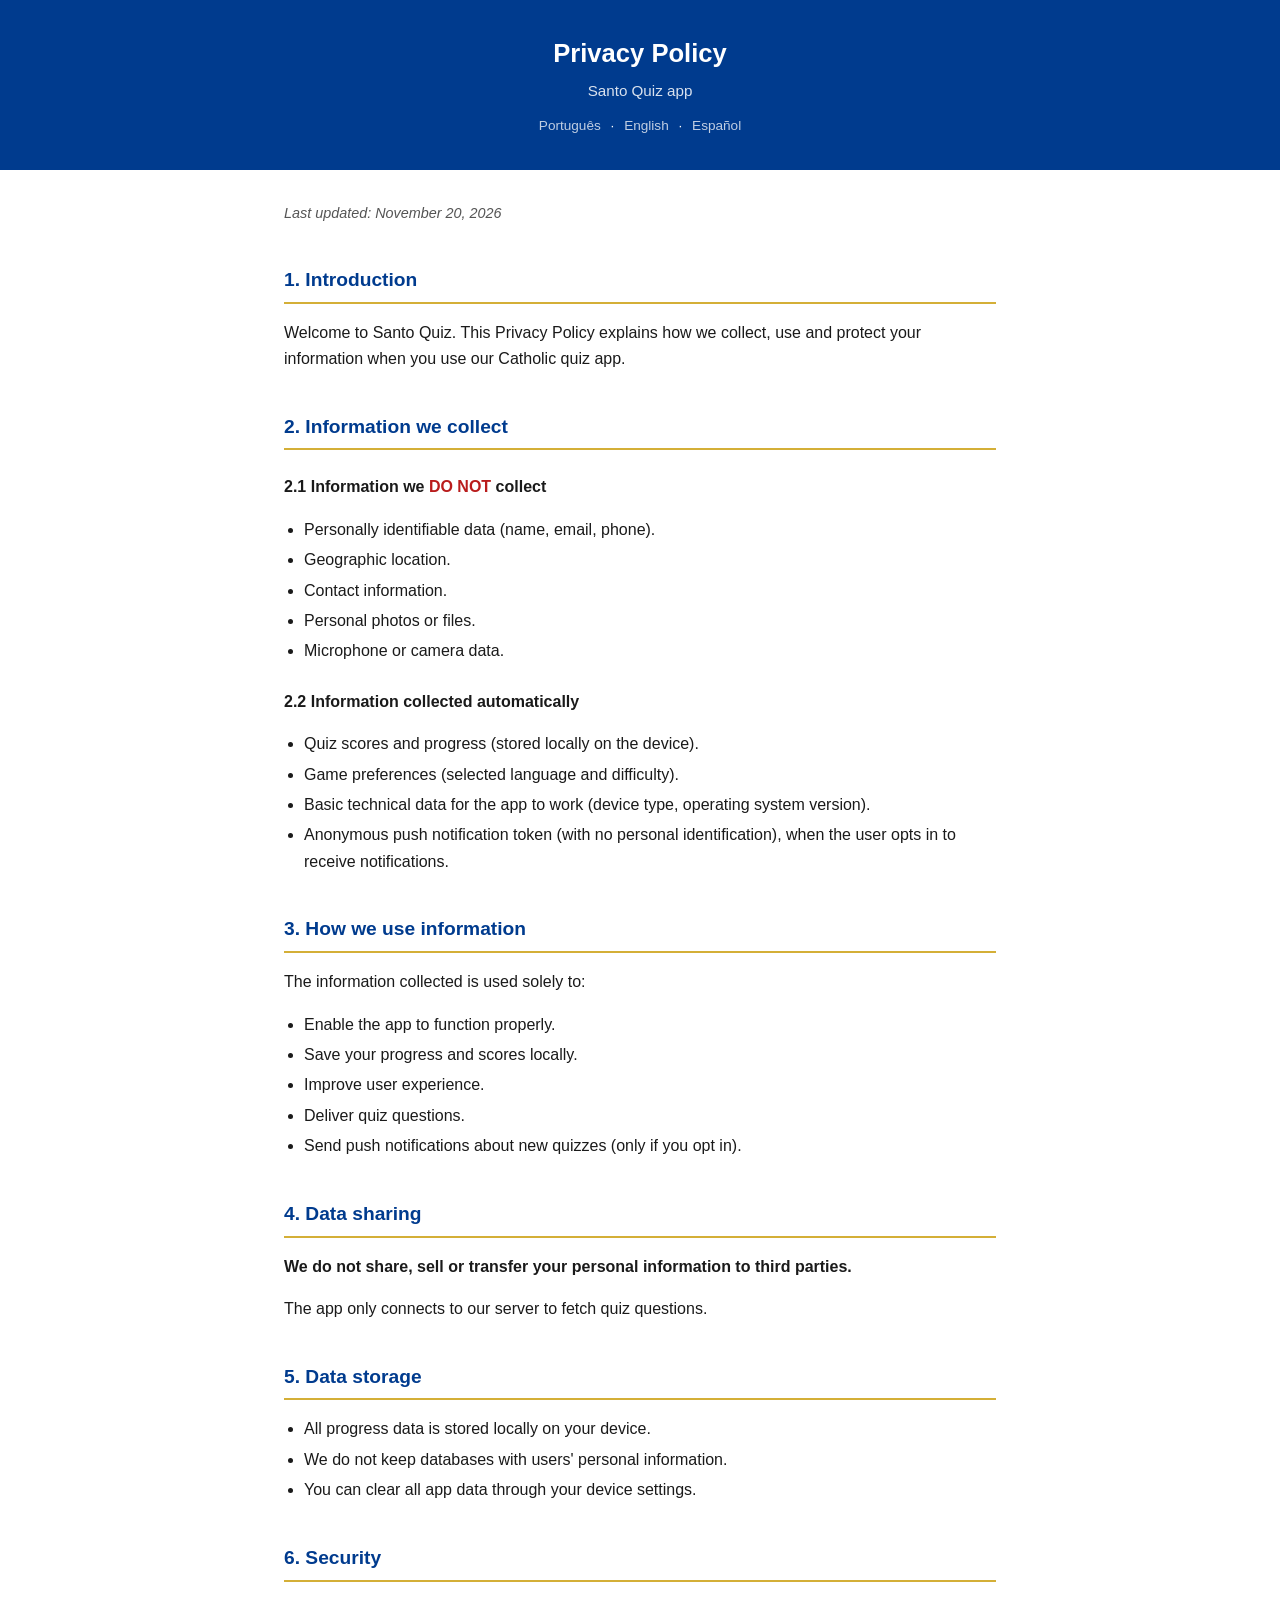
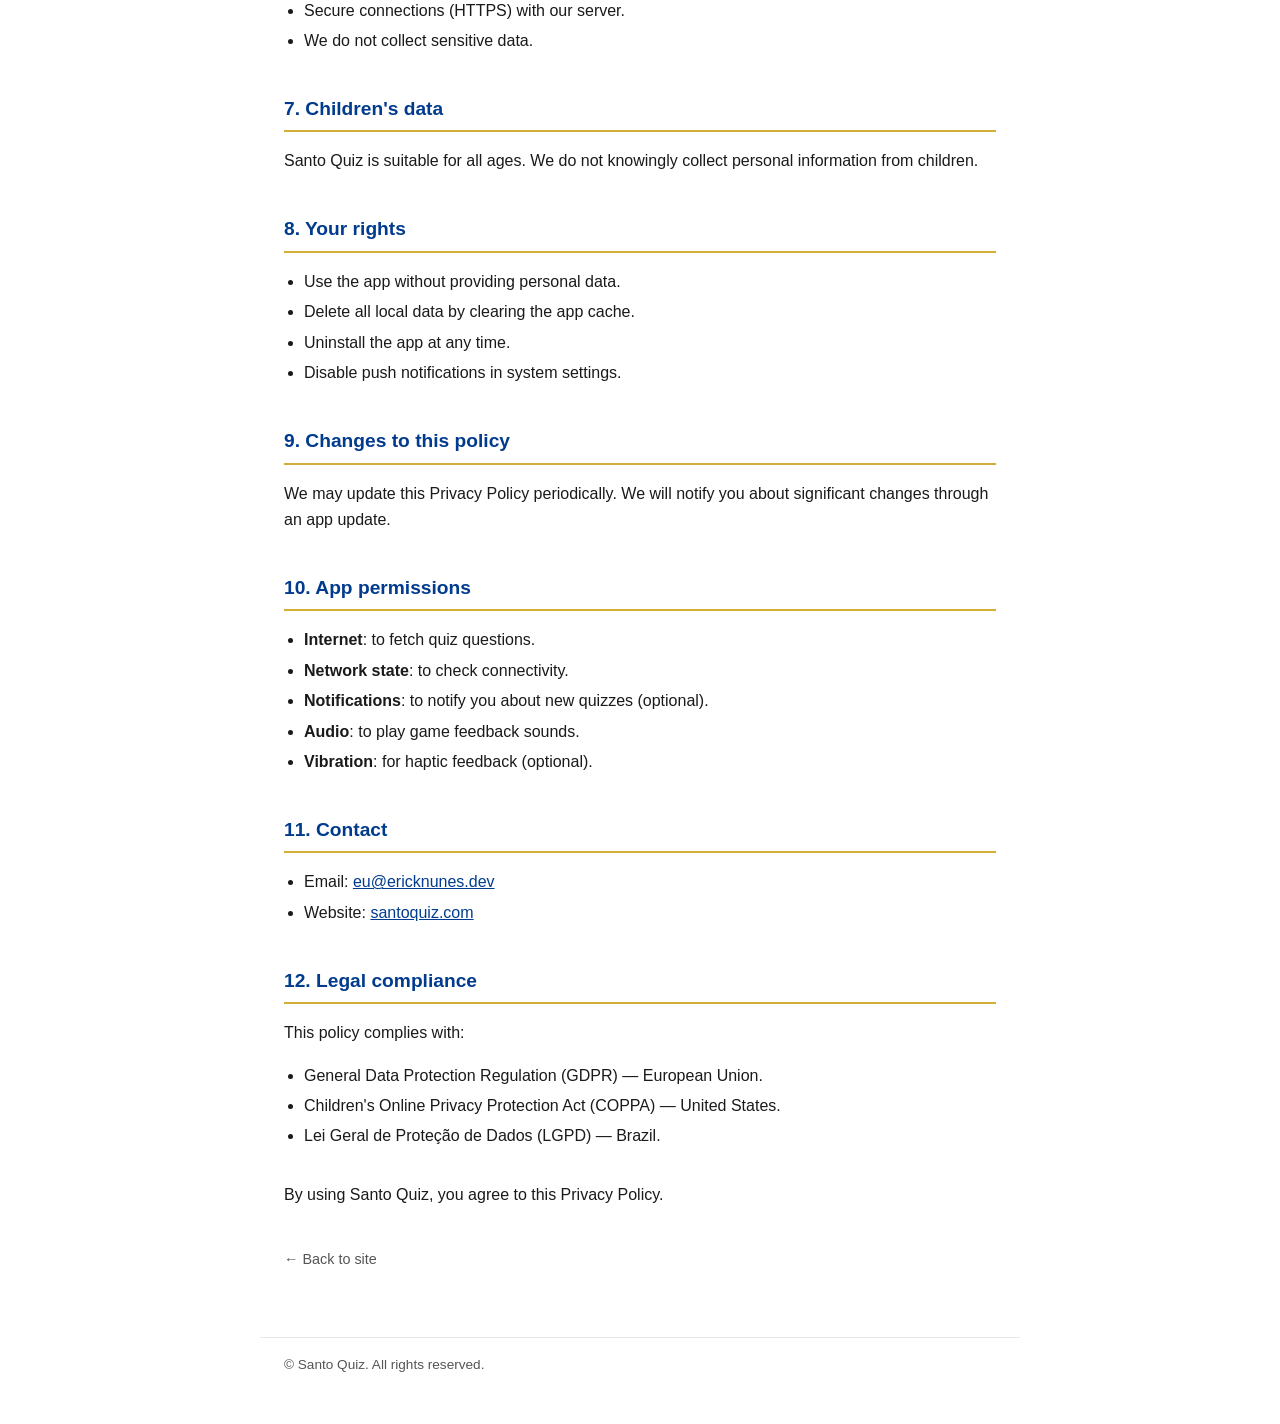
<file: en/privacy/index.html>
<!doctype html>
<html lang="en">
  <head>
    <meta charset="utf-8" />
    <meta name="viewport" content="width=device-width, initial-scale=1" />
    <meta name="robots" content="index,follow" />
    <title>Privacy Policy — Santo Quiz</title>
    <meta
      name="description"
      content="Privacy Policy for the Santo Quiz app — a Catholic quiz inspired by biblical, liturgical and doctrinal knowledge."
    />
    <link rel="canonical" href="https://santoquiz.com/en/privacy/" />
    <link rel="alternate" hreflang="pt" href="https://santoquiz.com/pt/privacidade/" />
    <link rel="alternate" hreflang="en" href="https://santoquiz.com/en/privacy/" />
    <link rel="alternate" hreflang="es" href="https://santoquiz.com/es/privacidad/" />
    <link rel="alternate" hreflang="x-default" href="https://santoquiz.com/pt/privacidade/" />
    <style>
      :root {
        color-scheme: light;
        --bg: #ffffff;
        --fg: #1a1a1a;
        --muted: #555;
        --primary: #003b8e;
        --accent: #d4af37;
        --border: #e5e7eb;
      }
      * { box-sizing: border-box; }
      html, body { margin: 0; padding: 0; }
      body {
        font-family: -apple-system, BlinkMacSystemFont, "Segoe UI", Roboto, "Helvetica Neue",
          Arial, sans-serif;
        line-height: 1.65;
        color: var(--fg);
        background: var(--bg);
      }
      header {
        background: var(--primary);
        color: #fff;
        padding: 32px 24px;
        text-align: center;
      }
      header h1 { margin: 0 0 4px 0; font-size: 1.6rem; }
      header p { margin: 0; opacity: 0.85; font-size: 0.95rem; }
      header .lang { margin-top: 12px; font-size: 0.85rem; }
      header .lang a { color: #fff; opacity: 0.75; text-decoration: none; margin: 0 6px; }
      header .lang a:hover { opacity: 1; text-decoration: underline; }
      main {
        max-width: 760px;
        margin: 0 auto;
        padding: 32px 24px 64px;
      }
      h2 {
        color: var(--primary);
        margin-top: 2em;
        font-size: 1.2rem;
        border-bottom: 2px solid var(--accent);
        padding-bottom: 6px;
      }
      h3 { font-size: 1rem; margin-top: 1.5em; }
      ul { padding-left: 1.25rem; }
      li { margin: 4px 0; }
      a { color: var(--primary); }
      .updated {
        color: var(--muted);
        font-style: italic;
        font-size: 0.9rem;
        margin-top: 0;
      }
      .back {
        display: inline-block;
        margin-top: 24px;
        color: var(--muted);
        text-decoration: none;
        font-size: 0.9rem;
      }
      .back:hover { color: var(--primary); }
      footer {
        max-width: 760px;
        margin: 0 auto;
        padding: 16px 24px 48px;
        font-size: 0.85rem;
        color: var(--muted);
        border-top: 1px solid var(--border);
      }
      strong.no { color: #b91c1c; }
    </style>
  </head>
  <body>
    <header>
      <h1>Privacy Policy</h1>
      <p>Santo Quiz app</p>
      <div class="lang">
        <a href="/pt/privacidade/">Português</a> ·
        <a href="/en/privacy/">English</a> ·
        <a href="/es/privacidad/">Español</a>
      </div>
    </header>
    <main>
      <p class="updated">Last updated: November 20, 2026</p>

      <h2>1. Introduction</h2>
      <p>
        Welcome to Santo Quiz. This Privacy Policy explains how we collect, use and protect your
        information when you use our Catholic quiz app.
      </p>

      <h2>2. Information we collect</h2>
      <h3>2.1 Information we <strong class="no">DO NOT</strong> collect</h3>
      <ul>
        <li>Personally identifiable data (name, email, phone).</li>
        <li>Geographic location.</li>
        <li>Contact information.</li>
        <li>Personal photos or files.</li>
        <li>Microphone or camera data.</li>
      </ul>
      <h3>2.2 Information collected automatically</h3>
      <ul>
        <li>Quiz scores and progress (stored locally on the device).</li>
        <li>Game preferences (selected language and difficulty).</li>
        <li>
          Basic technical data for the app to work (device type, operating system version).
        </li>
        <li>
          Anonymous push notification token (with no personal identification), when the user opts
          in to receive notifications.
        </li>
      </ul>

      <h2>3. How we use information</h2>
      <p>The information collected is used solely to:</p>
      <ul>
        <li>Enable the app to function properly.</li>
        <li>Save your progress and scores locally.</li>
        <li>Improve user experience.</li>
        <li>Deliver quiz questions.</li>
        <li>Send push notifications about new quizzes (only if you opt in).</li>
      </ul>

      <h2>4. Data sharing</h2>
      <p>
        <strong>We do not share, sell or transfer your personal information to third
        parties.</strong>
      </p>
      <p>
        The app only connects to our server to fetch quiz questions.
      </p>

      <h2>5. Data storage</h2>
      <ul>
        <li>All progress data is stored locally on your device.</li>
        <li>We do not keep databases with users' personal information.</li>
        <li>You can clear all app data through your device settings.</li>
      </ul>

      <h2>6. Security</h2>
      <ul>
        <li>Secure connections (HTTPS) with our server.</li>
        <li>We do not collect sensitive data.</li>
      </ul>

      <h2>7. Children's data</h2>
      <p>
        Santo Quiz is suitable for all ages. We do not knowingly collect personal information from
        children.
      </p>

      <h2>8. Your rights</h2>
      <ul>
        <li>Use the app without providing personal data.</li>
        <li>Delete all local data by clearing the app cache.</li>
        <li>Uninstall the app at any time.</li>
        <li>Disable push notifications in system settings.</li>
      </ul>

      <h2>9. Changes to this policy</h2>
      <p>
        We may update this Privacy Policy periodically. We will notify you about significant
        changes through an app update.
      </p>

      <h2>10. App permissions</h2>
      <ul>
        <li><strong>Internet</strong>: to fetch quiz questions.</li>
        <li><strong>Network state</strong>: to check connectivity.</li>
        <li><strong>Notifications</strong>: to notify you about new quizzes (optional).</li>
        <li><strong>Audio</strong>: to play game feedback sounds.</li>
        <li><strong>Vibration</strong>: for haptic feedback (optional).</li>
      </ul>

      <h2>11. Contact</h2>
      <ul>
        <li>Email: <a href="mailto:eu@ericknunes.dev">eu@ericknunes.dev</a></li>
        <li>Website: <a href="https://santoquiz.com">santoquiz.com</a></li>
      </ul>

      <h2>12. Legal compliance</h2>
      <p>This policy complies with:</p>
      <ul>
        <li>General Data Protection Regulation (GDPR) — European Union.</li>
        <li>Children's Online Privacy Protection Act (COPPA) — United States.</li>
        <li>Lei Geral de Proteção de Dados (LGPD) — Brazil.</li>
      </ul>

      <p style="margin-top: 2em">
        By using Santo Quiz, you agree to this Privacy Policy.
      </p>

      <a href="/en/" class="back">← Back to site</a>
    </main>
    <footer>
      © Santo Quiz. All rights reserved.
    </footer>
  </body>
</html>
</file>
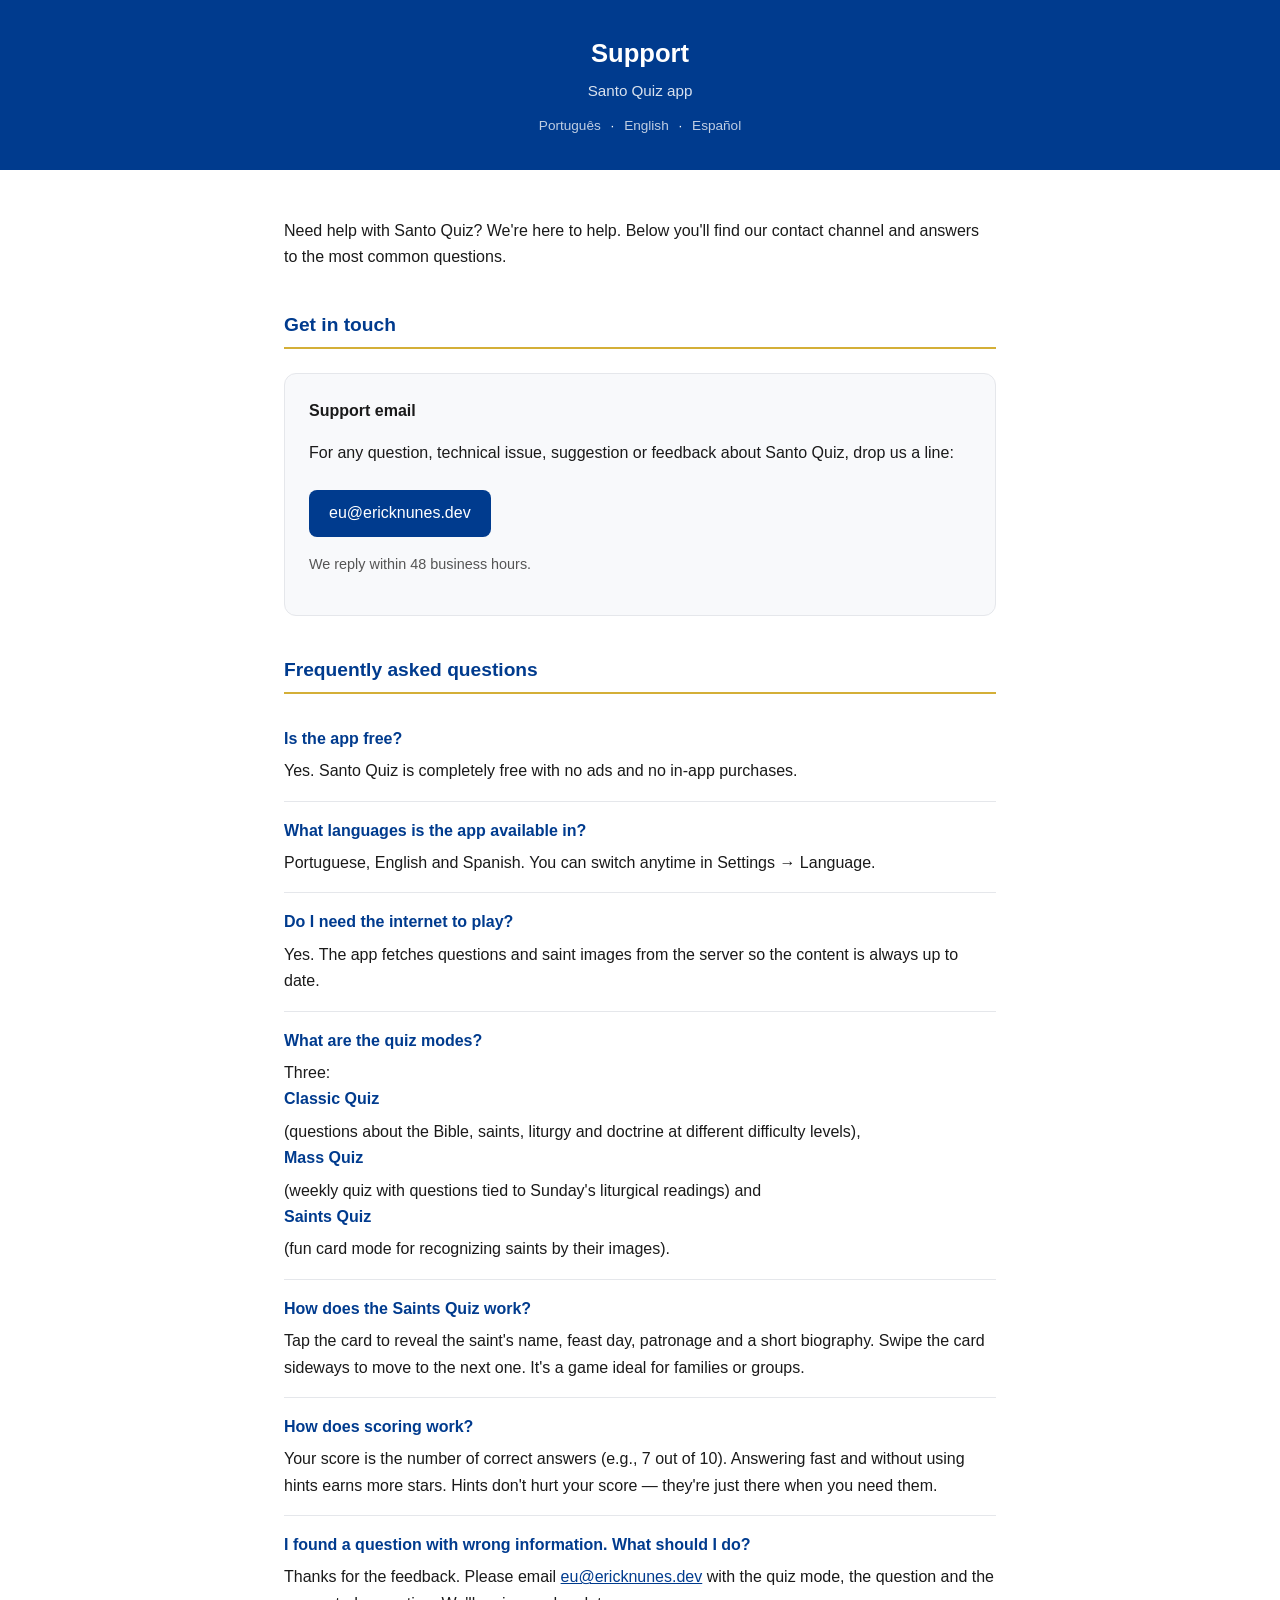
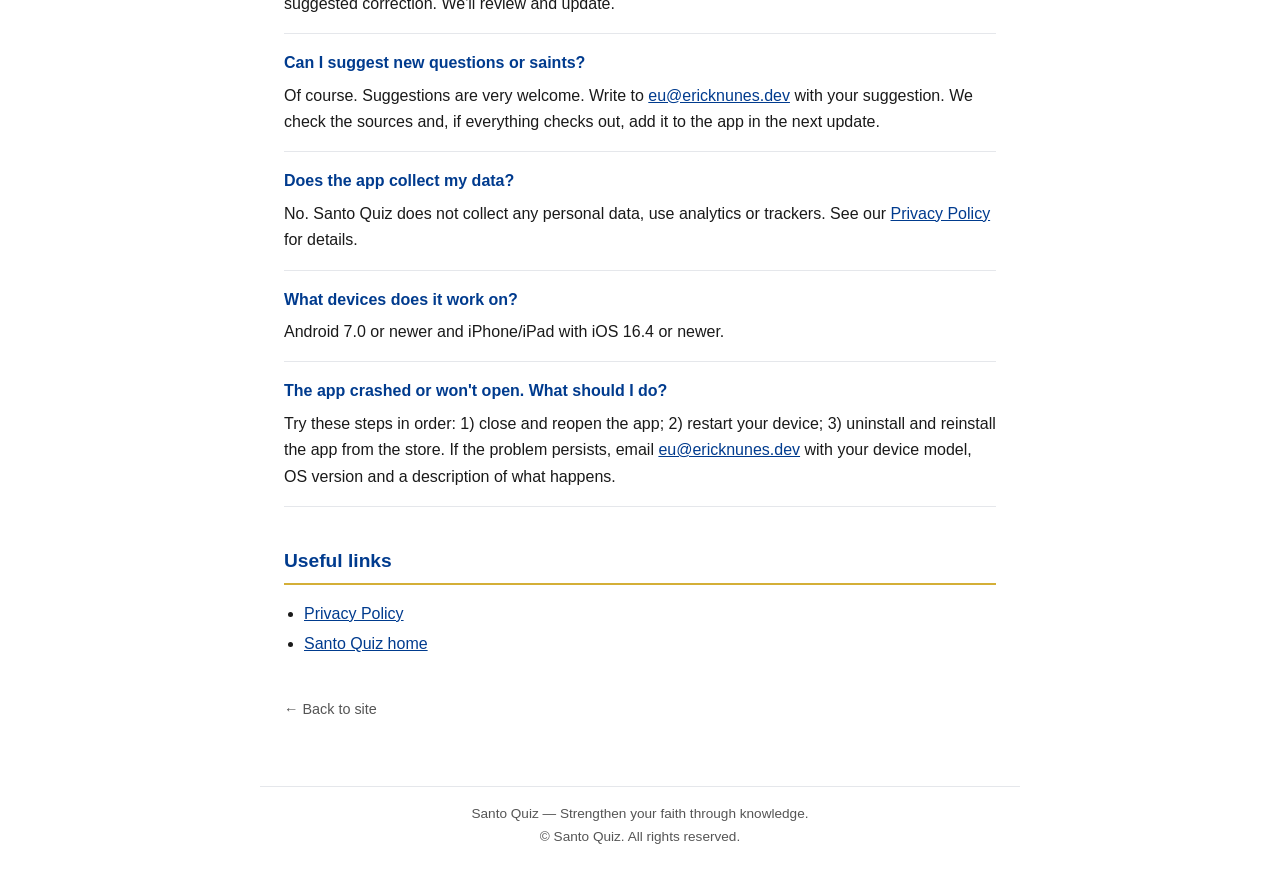
<file: en/support/index.html>
<!doctype html>
<html lang="en">
  <head>
    <meta charset="utf-8" />
    <meta name="viewport" content="width=device-width, initial-scale=1" />
    <meta name="robots" content="index,follow" />
    <title>Support — Santo Quiz</title>
    <meta
      name="description"
      content="Support channel for the Santo Quiz app — ask questions, report issues and send suggestions."
    />
    <link rel="canonical" href="https://santoquiz.com/en/support/" />
    <link rel="alternate" hreflang="pt" href="https://santoquiz.com/pt/suporte/" />
    <link rel="alternate" hreflang="en" href="https://santoquiz.com/en/support/" />
    <link rel="alternate" hreflang="es" href="https://santoquiz.com/es/soporte/" />
    <link rel="alternate" hreflang="x-default" href="https://santoquiz.com/pt/suporte/" />
    <style>
      :root {
        color-scheme: light;
        --bg: #ffffff;
        --fg: #1a1a1a;
        --muted: #555;
        --primary: #003b8e;
        --accent: #d4af37;
        --border: #e5e7eb;
        --card-bg: #f8f9fb;
      }
      * { box-sizing: border-box; }
      html, body { margin: 0; padding: 0; }
      body {
        font-family: -apple-system, BlinkMacSystemFont, "Segoe UI", Roboto, "Helvetica Neue",
          Arial, sans-serif;
        line-height: 1.65;
        color: var(--fg);
        background: var(--bg);
      }
      header {
        background: var(--primary);
        color: #fff;
        padding: 32px 24px;
        text-align: center;
      }
      header h1 { margin: 0 0 4px 0; font-size: 1.6rem; }
      header p { margin: 0; opacity: 0.85; font-size: 0.95rem; }
      header .lang { margin-top: 12px; font-size: 0.85rem; }
      header .lang a { color: #fff; opacity: 0.75; text-decoration: none; margin: 0 6px; }
      header .lang a:hover { opacity: 1; text-decoration: underline; }
      main {
        max-width: 760px;
        margin: 0 auto;
        padding: 32px 24px 64px;
      }
      h2 {
        color: var(--primary);
        margin-top: 2em;
        font-size: 1.2rem;
        border-bottom: 2px solid var(--accent);
        padding-bottom: 6px;
      }
      h3 { font-size: 1rem; margin-top: 1.5em; }
      ul { padding-left: 1.25rem; }
      li { margin: 4px 0; }
      a { color: var(--primary); }
      .contact-card {
        background: var(--card-bg);
        border: 1px solid var(--border);
        border-radius: 12px;
        padding: 24px;
        margin: 24px 0;
      }
      .contact-card h3 { margin-top: 0; }
      .contact-card a.btn {
        display: inline-block;
        background: var(--primary);
        color: #fff;
        padding: 10px 20px;
        border-radius: 8px;
        text-decoration: none;
        margin-top: 8px;
        font-weight: 500;
      }
      .contact-card a.btn:hover { opacity: 0.9; }
      .faq-item {
        border-bottom: 1px solid var(--border);
        padding: 16px 0;
      }
      .faq-item:last-child { border-bottom: none; }
      .faq-item strong { color: var(--primary); display: block; margin-bottom: 6px; }
      .back {
        display: inline-block;
        margin-top: 24px;
        color: var(--muted);
        text-decoration: none;
        font-size: 0.9rem;
      }
      .back:hover { color: var(--primary); }
      footer {
        max-width: 760px;
        margin: 0 auto;
        padding: 16px 24px 48px;
        font-size: 0.85rem;
        color: var(--muted);
        border-top: 1px solid var(--border);
        text-align: center;
      }
    </style>
  </head>
  <body>
    <header>
      <h1>Support</h1>
      <p>Santo Quiz app</p>
      <div class="lang">
        <a href="/pt/suporte/">Português</a> ·
        <a href="/en/support/">English</a> ·
        <a href="/es/soporte/">Español</a>
      </div>
    </header>
    <main>
      <p>
        Need help with Santo Quiz? We're here to help. Below you'll find our contact channel and
        answers to the most common questions.
      </p>

      <h2>Get in touch</h2>

      <div class="contact-card">
        <h3>Support email</h3>
        <p>
          For any question, technical issue, suggestion or feedback about Santo Quiz, drop us a
          line:
        </p>
        <a class="btn" href="mailto:eu@ericknunes.dev?subject=Santo%20Quiz%20Support">
          eu@ericknunes.dev
        </a>
        <p style="margin-top: 16px; font-size: 0.9rem; color: var(--muted);">
          We reply within 48 business hours.
        </p>
      </div>

      <h2>Frequently asked questions</h2>

      <div class="faq-item">
        <strong>Is the app free?</strong>
        Yes. Santo Quiz is completely free with no ads and no in-app purchases.
      </div>

      <div class="faq-item">
        <strong>What languages is the app available in?</strong>
        Portuguese, English and Spanish. You can switch anytime in Settings → Language.
      </div>

      <div class="faq-item">
        <strong>Do I need the internet to play?</strong>
        Yes. The app fetches questions and saint images from the server so the content is always
        up to date.
      </div>

      <div class="faq-item">
        <strong>What are the quiz modes?</strong>
        Three: <strong>Classic Quiz</strong> (questions about the Bible, saints, liturgy and
        doctrine at different difficulty levels), <strong>Mass Quiz</strong> (weekly quiz with
        questions tied to Sunday's liturgical readings) and <strong>Saints Quiz</strong> (fun card
        mode for recognizing saints by their images).
      </div>

      <div class="faq-item">
        <strong>How does the Saints Quiz work?</strong>
        Tap the card to reveal the saint's name, feast day, patronage and a short biography. Swipe
        the card sideways to move to the next one. It's a game ideal for families or groups.
      </div>

      <div class="faq-item">
        <strong>How does scoring work?</strong>
        Your score is the number of correct answers (e.g., 7 out of 10). Answering fast and
        without using hints earns more stars. Hints don't hurt your score — they're just there
        when you need them.
      </div>

      <div class="faq-item">
        <strong>I found a question with wrong information. What should I do?</strong>
        Thanks for the feedback. Please email
        <a href="mailto:eu@ericknunes.dev">eu@ericknunes.dev</a> with the quiz mode, the question
        and the suggested correction. We'll review and update.
      </div>

      <div class="faq-item">
        <strong>Can I suggest new questions or saints?</strong>
        Of course. Suggestions are very welcome. Write to
        <a href="mailto:eu@ericknunes.dev">eu@ericknunes.dev</a> with your suggestion. We check
        the sources and, if everything checks out, add it to the app in the next update.
      </div>

      <div class="faq-item">
        <strong>Does the app collect my data?</strong>
        No. Santo Quiz does not collect any personal data, use analytics or trackers. See our
        <a href="/en/privacy/">Privacy Policy</a> for details.
      </div>

      <div class="faq-item">
        <strong>What devices does it work on?</strong>
        Android 7.0 or newer and iPhone/iPad with iOS 16.4 or newer.
      </div>

      <div class="faq-item">
        <strong>The app crashed or won't open. What should I do?</strong>
        Try these steps in order: 1) close and reopen the app; 2) restart your device;
        3) uninstall and reinstall the app from the store. If the problem persists, email
        <a href="mailto:eu@ericknunes.dev">eu@ericknunes.dev</a> with your device model, OS
        version and a description of what happens.
      </div>

      <h2>Useful links</h2>
      <ul>
        <li><a href="/en/privacy/">Privacy Policy</a></li>
        <li><a href="/en/">Santo Quiz home</a></li>
      </ul>

      <a href="/en/" class="back">← Back to site</a>
    </main>
    <footer>
      Santo Quiz — Strengthen your faith through knowledge.<br />
      © Santo Quiz. All rights reserved.
    </footer>
  </body>
</html>
</file>
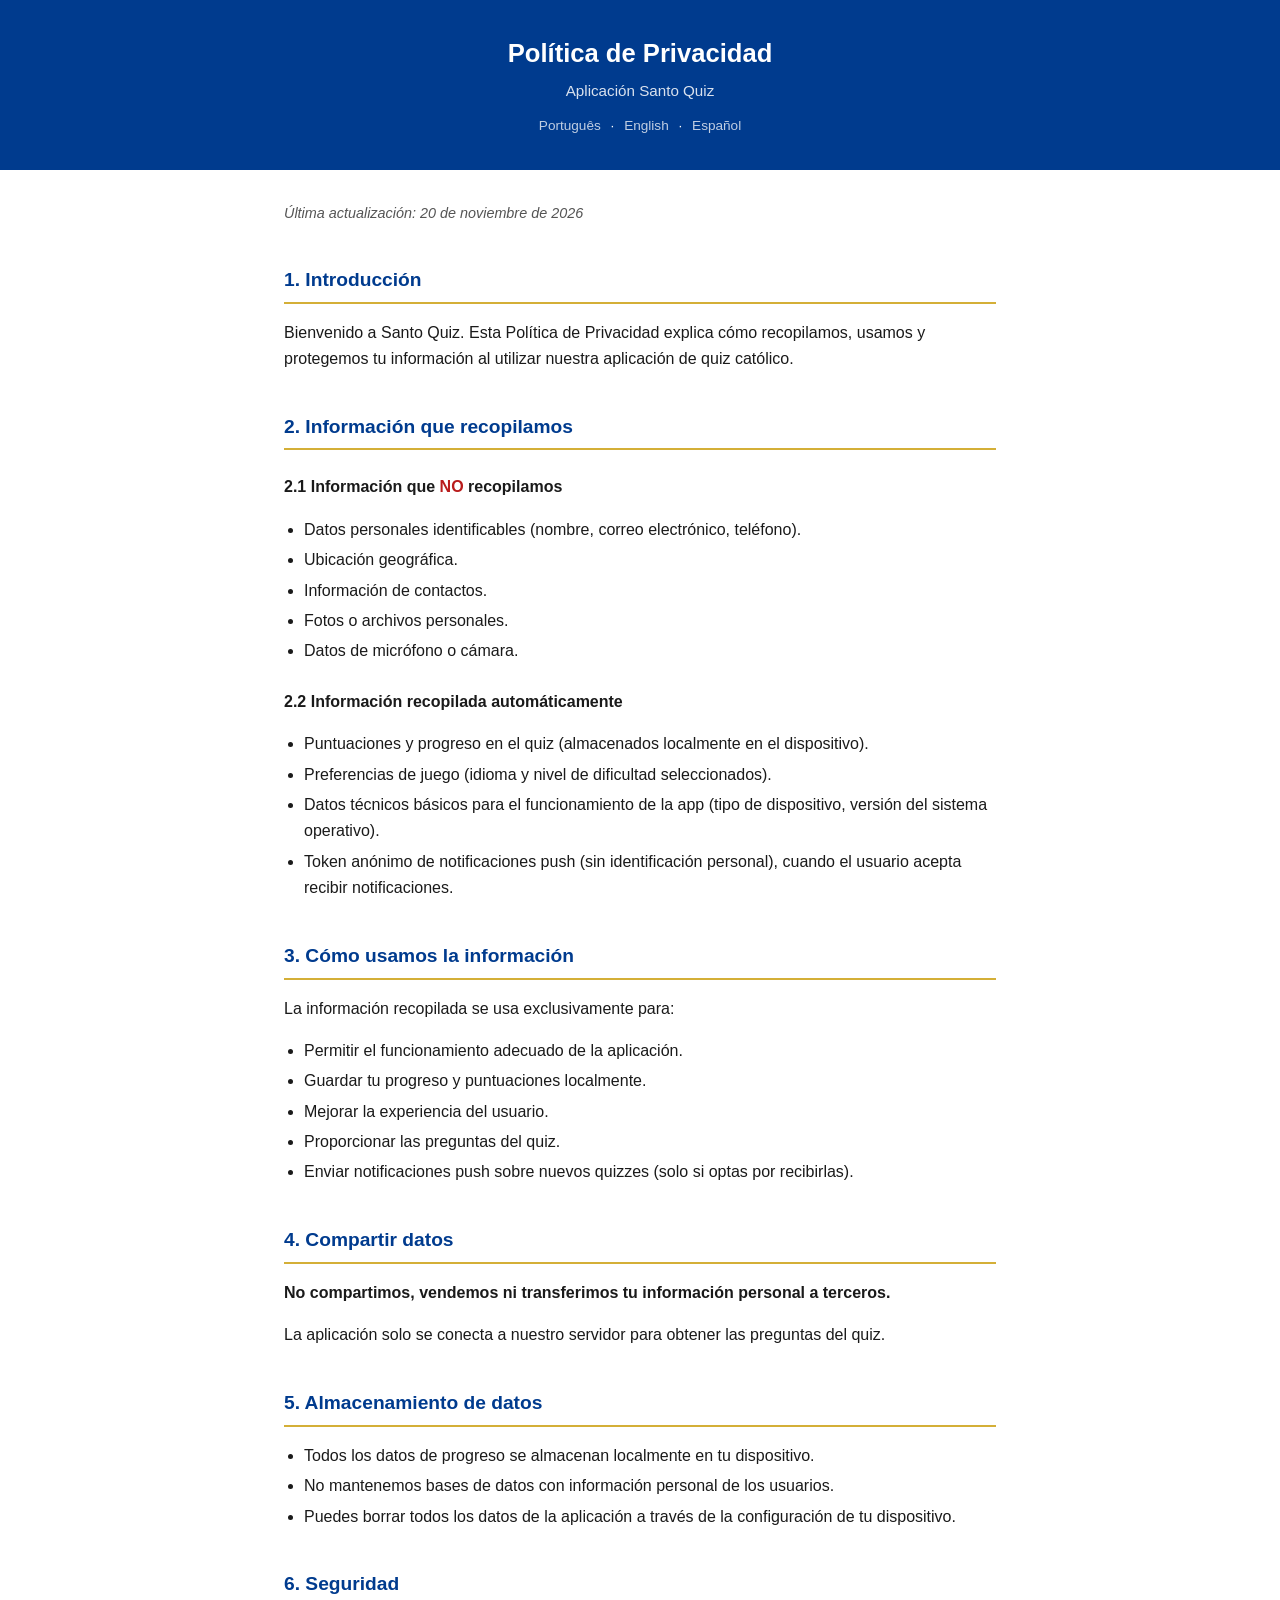
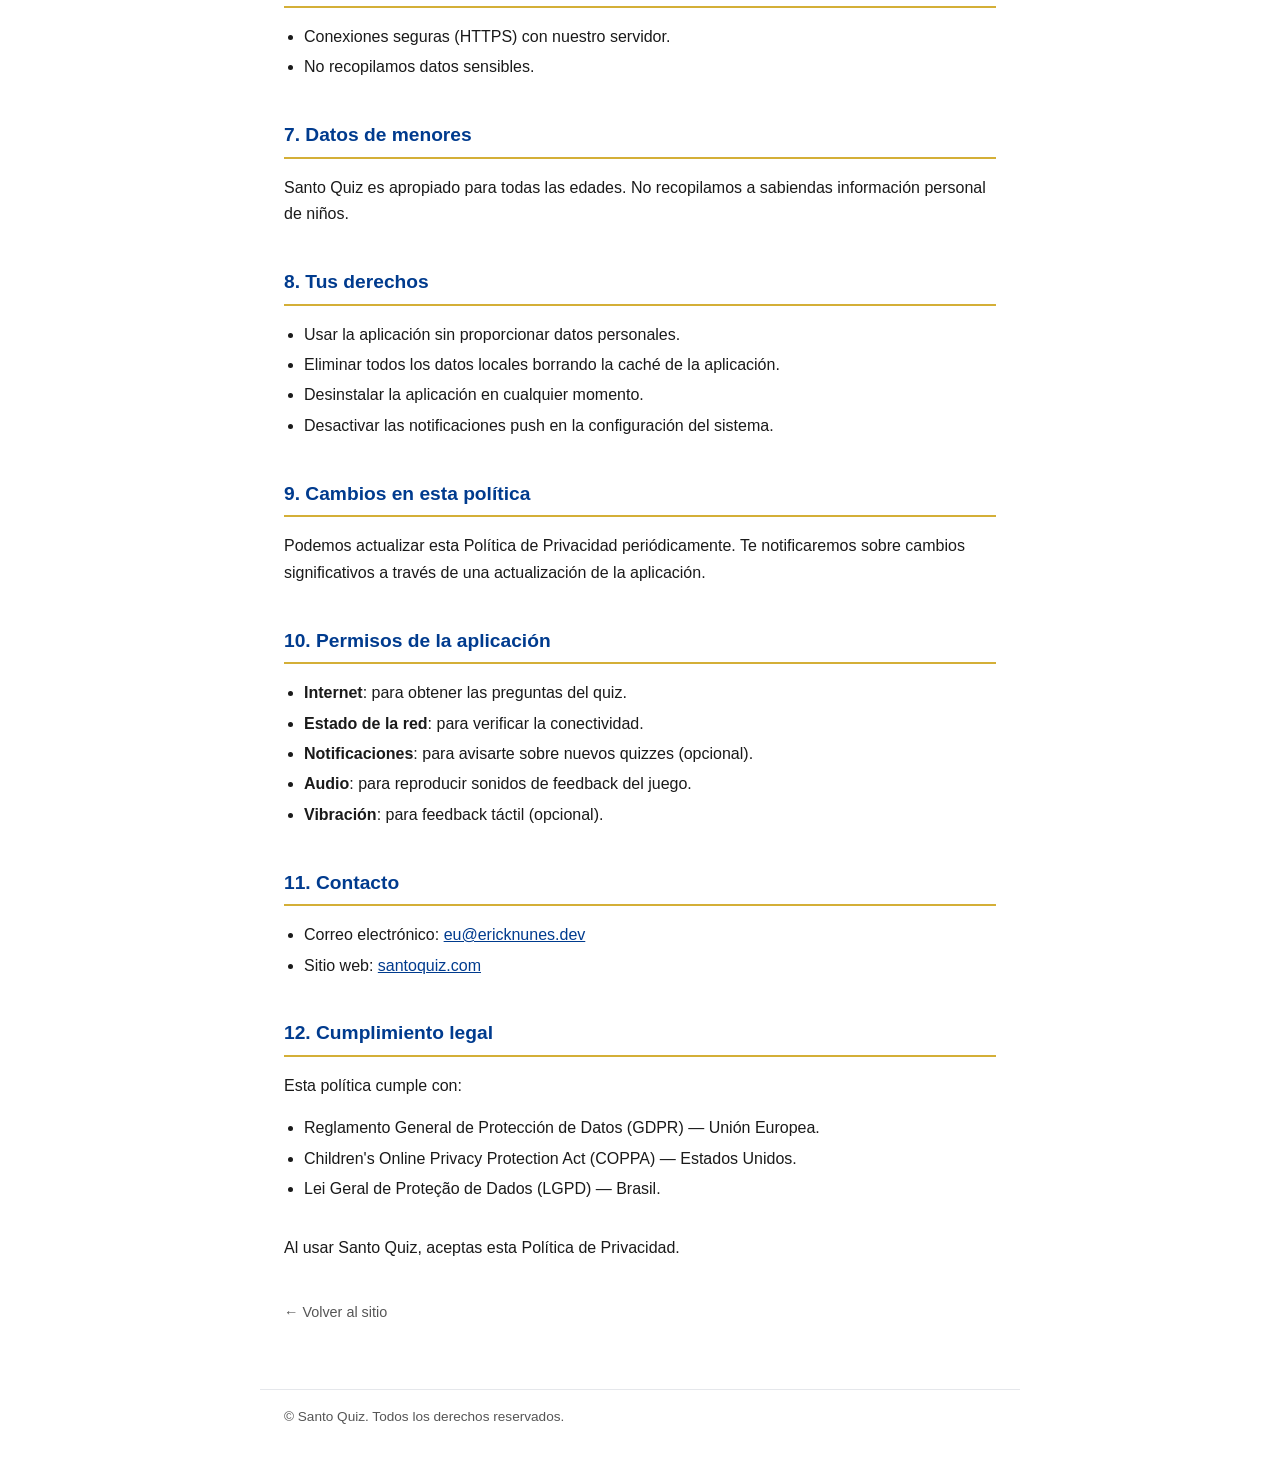
<file: es/privacidad/index.html>
<!doctype html>
<html lang="es">
  <head>
    <meta charset="utf-8" />
    <meta name="viewport" content="width=device-width, initial-scale=1" />
    <meta name="robots" content="index,follow" />
    <title>Política de Privacidad — Santo Quiz</title>
    <meta
      name="description"
      content="Política de Privacidad de la aplicación Santo Quiz — quiz católico inspirado en el conocimiento bíblico, litúrgico y doctrinal."
    />
    <link rel="canonical" href="https://santoquiz.com/es/privacidad/" />
    <link rel="alternate" hreflang="pt" href="https://santoquiz.com/pt/privacidade/" />
    <link rel="alternate" hreflang="en" href="https://santoquiz.com/en/privacy/" />
    <link rel="alternate" hreflang="es" href="https://santoquiz.com/es/privacidad/" />
    <link rel="alternate" hreflang="x-default" href="https://santoquiz.com/pt/privacidade/" />
    <style>
      :root {
        color-scheme: light;
        --bg: #ffffff;
        --fg: #1a1a1a;
        --muted: #555;
        --primary: #003b8e;
        --accent: #d4af37;
        --border: #e5e7eb;
      }
      * { box-sizing: border-box; }
      html, body { margin: 0; padding: 0; }
      body {
        font-family: -apple-system, BlinkMacSystemFont, "Segoe UI", Roboto, "Helvetica Neue",
          Arial, sans-serif;
        line-height: 1.65;
        color: var(--fg);
        background: var(--bg);
      }
      header {
        background: var(--primary);
        color: #fff;
        padding: 32px 24px;
        text-align: center;
      }
      header h1 { margin: 0 0 4px 0; font-size: 1.6rem; }
      header p { margin: 0; opacity: 0.85; font-size: 0.95rem; }
      header .lang { margin-top: 12px; font-size: 0.85rem; }
      header .lang a { color: #fff; opacity: 0.75; text-decoration: none; margin: 0 6px; }
      header .lang a:hover { opacity: 1; text-decoration: underline; }
      main {
        max-width: 760px;
        margin: 0 auto;
        padding: 32px 24px 64px;
      }
      h2 {
        color: var(--primary);
        margin-top: 2em;
        font-size: 1.2rem;
        border-bottom: 2px solid var(--accent);
        padding-bottom: 6px;
      }
      h3 { font-size: 1rem; margin-top: 1.5em; }
      ul { padding-left: 1.25rem; }
      li { margin: 4px 0; }
      a { color: var(--primary); }
      .updated {
        color: var(--muted);
        font-style: italic;
        font-size: 0.9rem;
        margin-top: 0;
      }
      .back {
        display: inline-block;
        margin-top: 24px;
        color: var(--muted);
        text-decoration: none;
        font-size: 0.9rem;
      }
      .back:hover { color: var(--primary); }
      footer {
        max-width: 760px;
        margin: 0 auto;
        padding: 16px 24px 48px;
        font-size: 0.85rem;
        color: var(--muted);
        border-top: 1px solid var(--border);
      }
      strong.no { color: #b91c1c; }
    </style>
  </head>
  <body>
    <header>
      <h1>Política de Privacidad</h1>
      <p>Aplicación Santo Quiz</p>
      <div class="lang">
        <a href="/pt/privacidade/">Português</a> ·
        <a href="/en/privacy/">English</a> ·
        <a href="/es/privacidad/">Español</a>
      </div>
    </header>
    <main>
      <p class="updated">Última actualización: 20 de noviembre de 2026</p>

      <h2>1. Introducción</h2>
      <p>
        Bienvenido a Santo Quiz. Esta Política de Privacidad explica cómo recopilamos, usamos y
        protegemos tu información al utilizar nuestra aplicación de quiz católico.
      </p>

      <h2>2. Información que recopilamos</h2>
      <h3>2.1 Información que <strong class="no">NO</strong> recopilamos</h3>
      <ul>
        <li>Datos personales identificables (nombre, correo electrónico, teléfono).</li>
        <li>Ubicación geográfica.</li>
        <li>Información de contactos.</li>
        <li>Fotos o archivos personales.</li>
        <li>Datos de micrófono o cámara.</li>
      </ul>
      <h3>2.2 Información recopilada automáticamente</h3>
      <ul>
        <li>Puntuaciones y progreso en el quiz (almacenados localmente en el dispositivo).</li>
        <li>Preferencias de juego (idioma y nivel de dificultad seleccionados).</li>
        <li>
          Datos técnicos básicos para el funcionamiento de la app (tipo de dispositivo, versión del
          sistema operativo).
        </li>
        <li>
          Token anónimo de notificaciones push (sin identificación personal), cuando el usuario
          acepta recibir notificaciones.
        </li>
      </ul>

      <h2>3. Cómo usamos la información</h2>
      <p>La información recopilada se usa exclusivamente para:</p>
      <ul>
        <li>Permitir el funcionamiento adecuado de la aplicación.</li>
        <li>Guardar tu progreso y puntuaciones localmente.</li>
        <li>Mejorar la experiencia del usuario.</li>
        <li>Proporcionar las preguntas del quiz.</li>
        <li>Enviar notificaciones push sobre nuevos quizzes (solo si optas por recibirlas).</li>
      </ul>

      <h2>4. Compartir datos</h2>
      <p>
        <strong>No compartimos, vendemos ni transferimos tu información personal a
        terceros.</strong>
      </p>
      <p>
        La aplicación solo se conecta a nuestro servidor para obtener las preguntas del quiz.
      </p>

      <h2>5. Almacenamiento de datos</h2>
      <ul>
        <li>Todos los datos de progreso se almacenan localmente en tu dispositivo.</li>
        <li>No mantenemos bases de datos con información personal de los usuarios.</li>
        <li>
          Puedes borrar todos los datos de la aplicación a través de la configuración de tu
          dispositivo.
        </li>
      </ul>

      <h2>6. Seguridad</h2>
      <ul>
        <li>Conexiones seguras (HTTPS) con nuestro servidor.</li>
        <li>No recopilamos datos sensibles.</li>
      </ul>

      <h2>7. Datos de menores</h2>
      <p>
        Santo Quiz es apropiado para todas las edades. No recopilamos a sabiendas información
        personal de niños.
      </p>

      <h2>8. Tus derechos</h2>
      <ul>
        <li>Usar la aplicación sin proporcionar datos personales.</li>
        <li>Eliminar todos los datos locales borrando la caché de la aplicación.</li>
        <li>Desinstalar la aplicación en cualquier momento.</li>
        <li>Desactivar las notificaciones push en la configuración del sistema.</li>
      </ul>

      <h2>9. Cambios en esta política</h2>
      <p>
        Podemos actualizar esta Política de Privacidad periódicamente. Te notificaremos sobre
        cambios significativos a través de una actualización de la aplicación.
      </p>

      <h2>10. Permisos de la aplicación</h2>
      <ul>
        <li><strong>Internet</strong>: para obtener las preguntas del quiz.</li>
        <li><strong>Estado de la red</strong>: para verificar la conectividad.</li>
        <li><strong>Notificaciones</strong>: para avisarte sobre nuevos quizzes (opcional).</li>
        <li><strong>Audio</strong>: para reproducir sonidos de feedback del juego.</li>
        <li><strong>Vibración</strong>: para feedback táctil (opcional).</li>
      </ul>

      <h2>11. Contacto</h2>
      <ul>
        <li>Correo electrónico: <a href="mailto:eu@ericknunes.dev">eu@ericknunes.dev</a></li>
        <li>Sitio web: <a href="https://santoquiz.com">santoquiz.com</a></li>
      </ul>

      <h2>12. Cumplimiento legal</h2>
      <p>Esta política cumple con:</p>
      <ul>
        <li>Reglamento General de Protección de Datos (GDPR) — Unión Europea.</li>
        <li>Children's Online Privacy Protection Act (COPPA) — Estados Unidos.</li>
        <li>Lei Geral de Proteção de Dados (LGPD) — Brasil.</li>
      </ul>

      <p style="margin-top: 2em">
        Al usar Santo Quiz, aceptas esta Política de Privacidad.
      </p>

      <a href="/es/" class="back">← Volver al sitio</a>
    </main>
    <footer>
      © Santo Quiz. Todos los derechos reservados.
    </footer>
  </body>
</html>
</file>
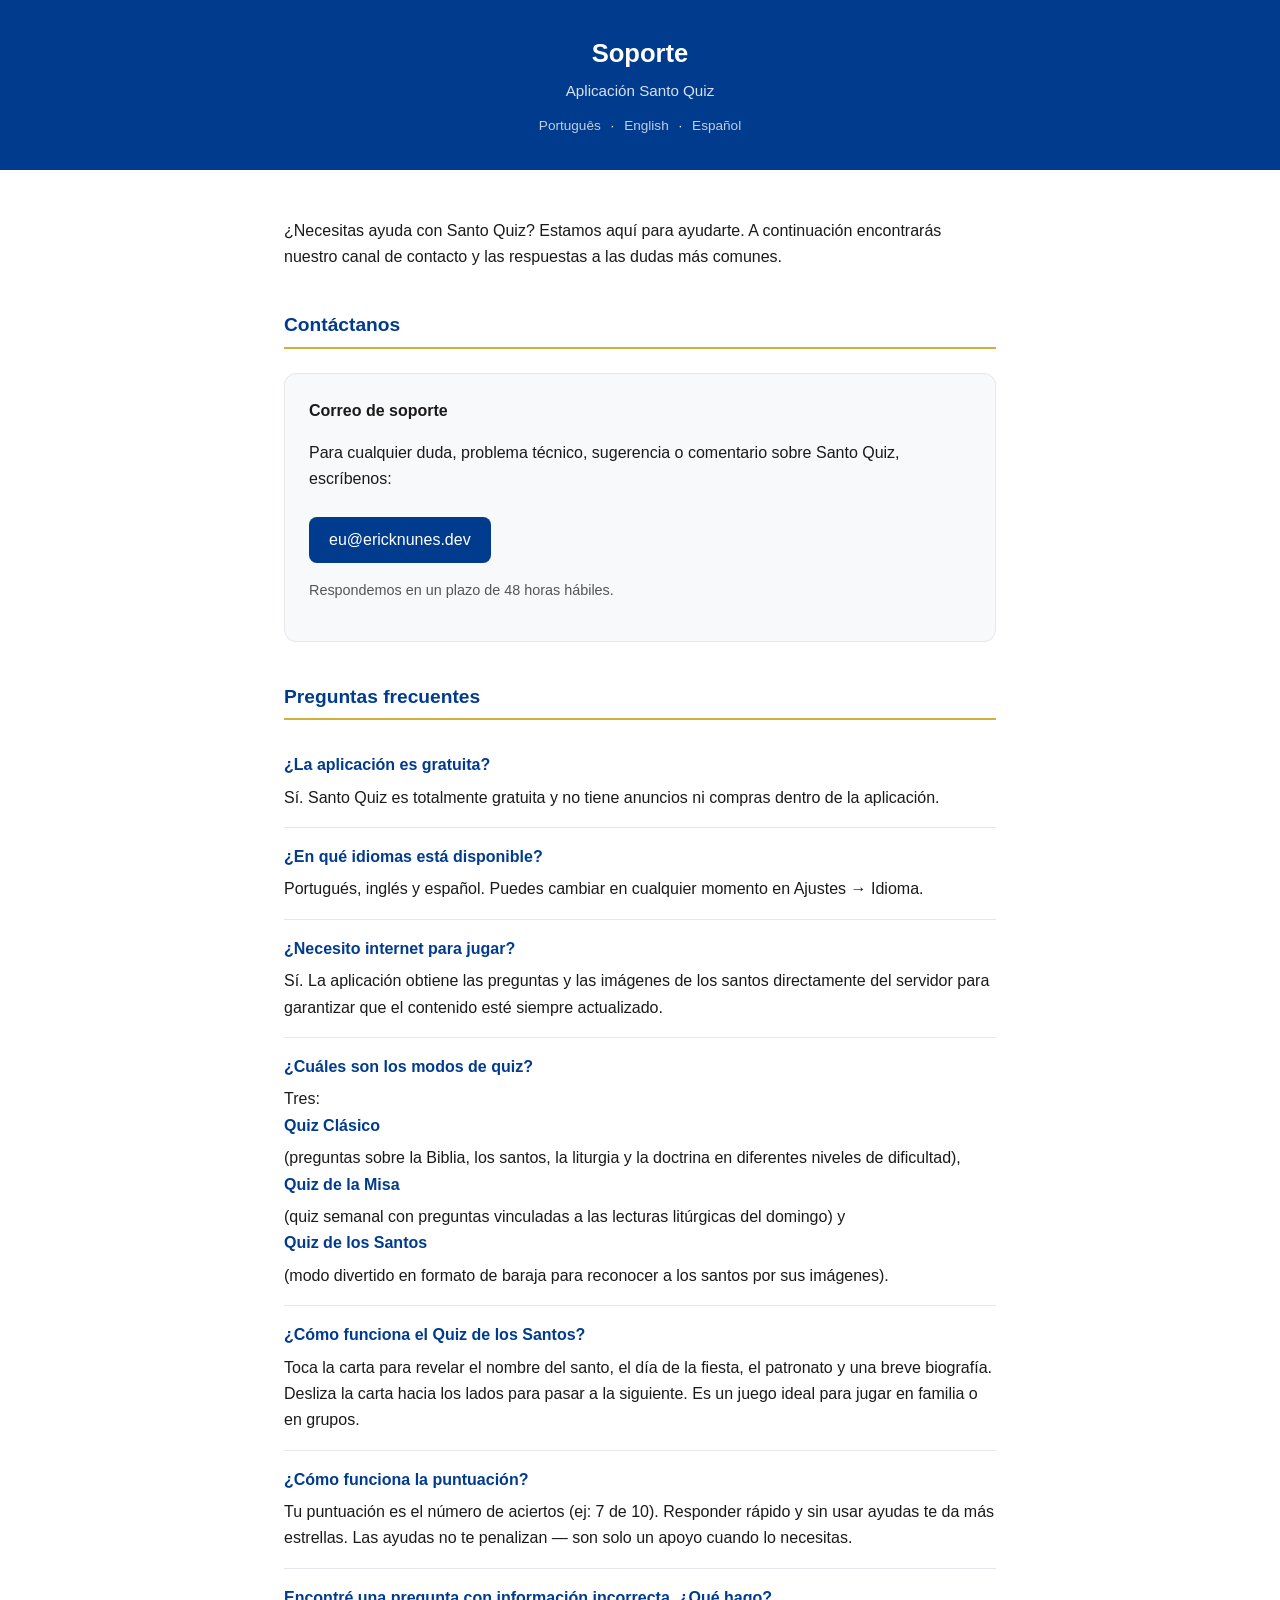
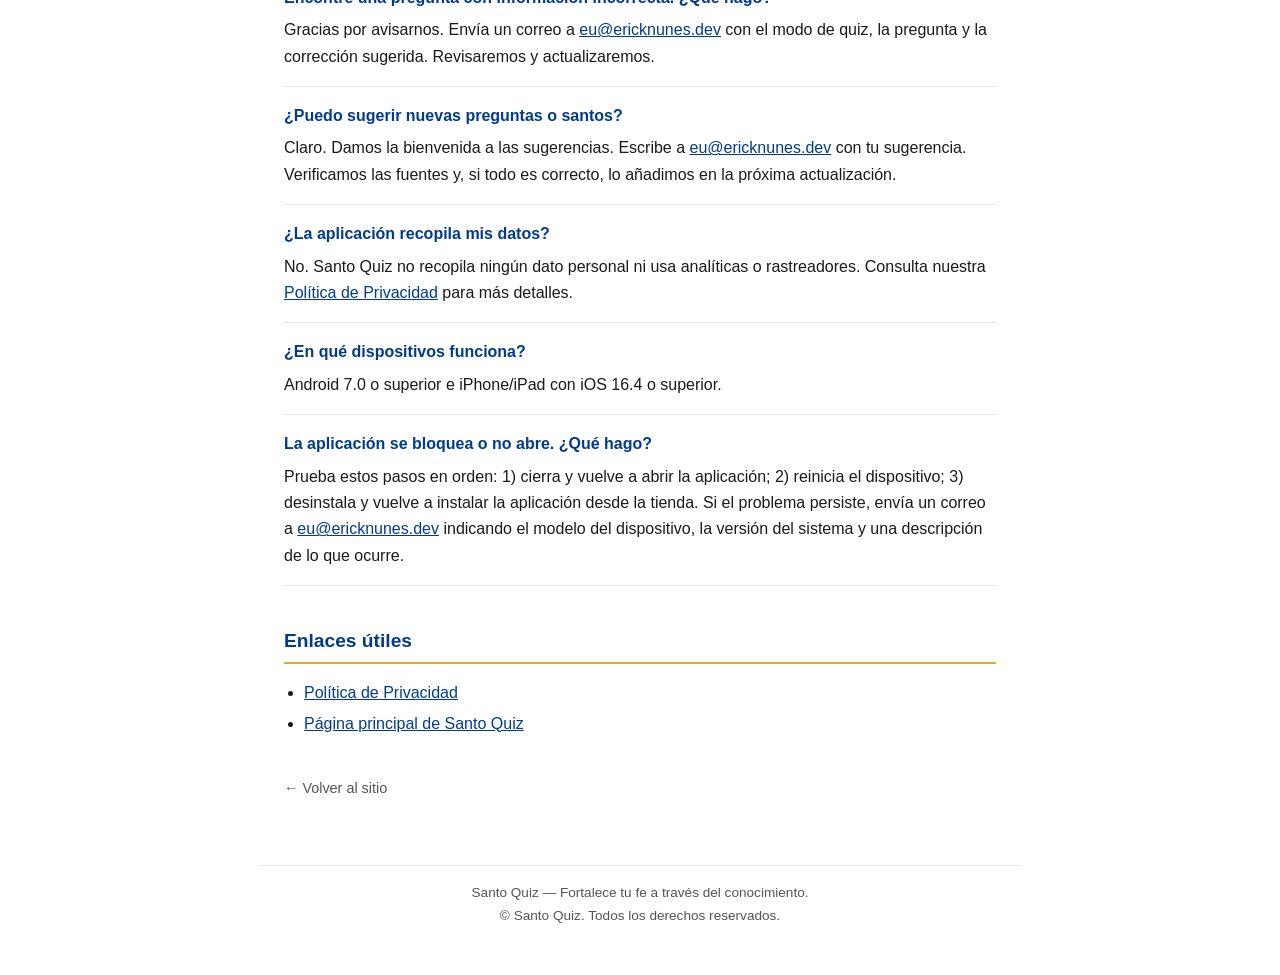
<file: es/soporte/index.html>
<!doctype html>
<html lang="es">
  <head>
    <meta charset="utf-8" />
    <meta name="viewport" content="width=device-width, initial-scale=1" />
    <meta name="robots" content="index,follow" />
    <title>Soporte — Santo Quiz</title>
    <meta
      name="description"
      content="Canal de soporte de la aplicación Santo Quiz — resuelve dudas, reporta problemas y envía sugerencias."
    />
    <link rel="canonical" href="https://santoquiz.com/es/soporte/" />
    <link rel="alternate" hreflang="pt" href="https://santoquiz.com/pt/suporte/" />
    <link rel="alternate" hreflang="en" href="https://santoquiz.com/en/support/" />
    <link rel="alternate" hreflang="es" href="https://santoquiz.com/es/soporte/" />
    <link rel="alternate" hreflang="x-default" href="https://santoquiz.com/pt/suporte/" />
    <style>
      :root {
        color-scheme: light;
        --bg: #ffffff;
        --fg: #1a1a1a;
        --muted: #555;
        --primary: #003b8e;
        --accent: #d4af37;
        --border: #e5e7eb;
        --card-bg: #f8f9fb;
      }
      * { box-sizing: border-box; }
      html, body { margin: 0; padding: 0; }
      body {
        font-family: -apple-system, BlinkMacSystemFont, "Segoe UI", Roboto, "Helvetica Neue",
          Arial, sans-serif;
        line-height: 1.65;
        color: var(--fg);
        background: var(--bg);
      }
      header {
        background: var(--primary);
        color: #fff;
        padding: 32px 24px;
        text-align: center;
      }
      header h1 { margin: 0 0 4px 0; font-size: 1.6rem; }
      header p { margin: 0; opacity: 0.85; font-size: 0.95rem; }
      header .lang { margin-top: 12px; font-size: 0.85rem; }
      header .lang a { color: #fff; opacity: 0.75; text-decoration: none; margin: 0 6px; }
      header .lang a:hover { opacity: 1; text-decoration: underline; }
      main {
        max-width: 760px;
        margin: 0 auto;
        padding: 32px 24px 64px;
      }
      h2 {
        color: var(--primary);
        margin-top: 2em;
        font-size: 1.2rem;
        border-bottom: 2px solid var(--accent);
        padding-bottom: 6px;
      }
      h3 { font-size: 1rem; margin-top: 1.5em; }
      ul { padding-left: 1.25rem; }
      li { margin: 4px 0; }
      a { color: var(--primary); }
      .contact-card {
        background: var(--card-bg);
        border: 1px solid var(--border);
        border-radius: 12px;
        padding: 24px;
        margin: 24px 0;
      }
      .contact-card h3 { margin-top: 0; }
      .contact-card a.btn {
        display: inline-block;
        background: var(--primary);
        color: #fff;
        padding: 10px 20px;
        border-radius: 8px;
        text-decoration: none;
        margin-top: 8px;
        font-weight: 500;
      }
      .contact-card a.btn:hover { opacity: 0.9; }
      .faq-item {
        border-bottom: 1px solid var(--border);
        padding: 16px 0;
      }
      .faq-item:last-child { border-bottom: none; }
      .faq-item strong { color: var(--primary); display: block; margin-bottom: 6px; }
      .back {
        display: inline-block;
        margin-top: 24px;
        color: var(--muted);
        text-decoration: none;
        font-size: 0.9rem;
      }
      .back:hover { color: var(--primary); }
      footer {
        max-width: 760px;
        margin: 0 auto;
        padding: 16px 24px 48px;
        font-size: 0.85rem;
        color: var(--muted);
        border-top: 1px solid var(--border);
        text-align: center;
      }
    </style>
  </head>
  <body>
    <header>
      <h1>Soporte</h1>
      <p>Aplicación Santo Quiz</p>
      <div class="lang">
        <a href="/pt/suporte/">Português</a> ·
        <a href="/en/support/">English</a> ·
        <a href="/es/soporte/">Español</a>
      </div>
    </header>
    <main>
      <p>
        ¿Necesitas ayuda con Santo Quiz? Estamos aquí para ayudarte. A continuación encontrarás
        nuestro canal de contacto y las respuestas a las dudas más comunes.
      </p>

      <h2>Contáctanos</h2>

      <div class="contact-card">
        <h3>Correo de soporte</h3>
        <p>
          Para cualquier duda, problema técnico, sugerencia o comentario sobre Santo Quiz,
          escríbenos:
        </p>
        <a class="btn" href="mailto:eu@ericknunes.dev?subject=Soporte%20Santo%20Quiz">
          eu@ericknunes.dev
        </a>
        <p style="margin-top: 16px; font-size: 0.9rem; color: var(--muted);">
          Respondemos en un plazo de 48 horas hábiles.
        </p>
      </div>

      <h2>Preguntas frecuentes</h2>

      <div class="faq-item">
        <strong>¿La aplicación es gratuita?</strong>
        Sí. Santo Quiz es totalmente gratuita y no tiene anuncios ni compras dentro de la
        aplicación.
      </div>

      <div class="faq-item">
        <strong>¿En qué idiomas está disponible?</strong>
        Portugués, inglés y español. Puedes cambiar en cualquier momento en Ajustes → Idioma.
      </div>

      <div class="faq-item">
        <strong>¿Necesito internet para jugar?</strong>
        Sí. La aplicación obtiene las preguntas y las imágenes de los santos directamente del
        servidor para garantizar que el contenido esté siempre actualizado.
      </div>

      <div class="faq-item">
        <strong>¿Cuáles son los modos de quiz?</strong>
        Tres: <strong>Quiz Clásico</strong> (preguntas sobre la Biblia, los santos, la liturgia y
        la doctrina en diferentes niveles de dificultad), <strong>Quiz de la Misa</strong> (quiz
        semanal con preguntas vinculadas a las lecturas litúrgicas del domingo) y
        <strong>Quiz de los Santos</strong> (modo divertido en formato de baraja para reconocer a
        los santos por sus imágenes).
      </div>

      <div class="faq-item">
        <strong>¿Cómo funciona el Quiz de los Santos?</strong>
        Toca la carta para revelar el nombre del santo, el día de la fiesta, el patronato y una
        breve biografía. Desliza la carta hacia los lados para pasar a la siguiente. Es un juego
        ideal para jugar en familia o en grupos.
      </div>

      <div class="faq-item">
        <strong>¿Cómo funciona la puntuación?</strong>
        Tu puntuación es el número de aciertos (ej: 7 de 10). Responder rápido y sin usar ayudas
        te da más estrellas. Las ayudas no te penalizan — son solo un apoyo cuando lo necesitas.
      </div>

      <div class="faq-item">
        <strong>Encontré una pregunta con información incorrecta. ¿Qué hago?</strong>
        Gracias por avisarnos. Envía un correo a
        <a href="mailto:eu@ericknunes.dev">eu@ericknunes.dev</a> con el modo de quiz, la pregunta
        y la corrección sugerida. Revisaremos y actualizaremos.
      </div>

      <div class="faq-item">
        <strong>¿Puedo sugerir nuevas preguntas o santos?</strong>
        Claro. Damos la bienvenida a las sugerencias. Escribe a
        <a href="mailto:eu@ericknunes.dev">eu@ericknunes.dev</a> con tu sugerencia. Verificamos
        las fuentes y, si todo es correcto, lo añadimos en la próxima actualización.
      </div>

      <div class="faq-item">
        <strong>¿La aplicación recopila mis datos?</strong>
        No. Santo Quiz no recopila ningún dato personal ni usa analíticas o rastreadores. Consulta
        nuestra <a href="/es/privacidad/">Política de Privacidad</a> para más detalles.
      </div>

      <div class="faq-item">
        <strong>¿En qué dispositivos funciona?</strong>
        Android 7.0 o superior e iPhone/iPad con iOS 16.4 o superior.
      </div>

      <div class="faq-item">
        <strong>La aplicación se bloquea o no abre. ¿Qué hago?</strong>
        Prueba estos pasos en orden: 1) cierra y vuelve a abrir la aplicación; 2) reinicia el
        dispositivo; 3) desinstala y vuelve a instalar la aplicación desde la tienda. Si el
        problema persiste, envía un correo a
        <a href="mailto:eu@ericknunes.dev">eu@ericknunes.dev</a> indicando el modelo del
        dispositivo, la versión del sistema y una descripción de lo que ocurre.
      </div>

      <h2>Enlaces útiles</h2>
      <ul>
        <li><a href="/es/privacidad/">Política de Privacidad</a></li>
        <li><a href="/es/">Página principal de Santo Quiz</a></li>
      </ul>

      <a href="/es/" class="back">← Volver al sitio</a>
    </main>
    <footer>
      Santo Quiz — Fortalece tu fe a través del conocimiento.<br />
      © Santo Quiz. Todos los derechos reservados.
    </footer>
  </body>
</html>
</file>
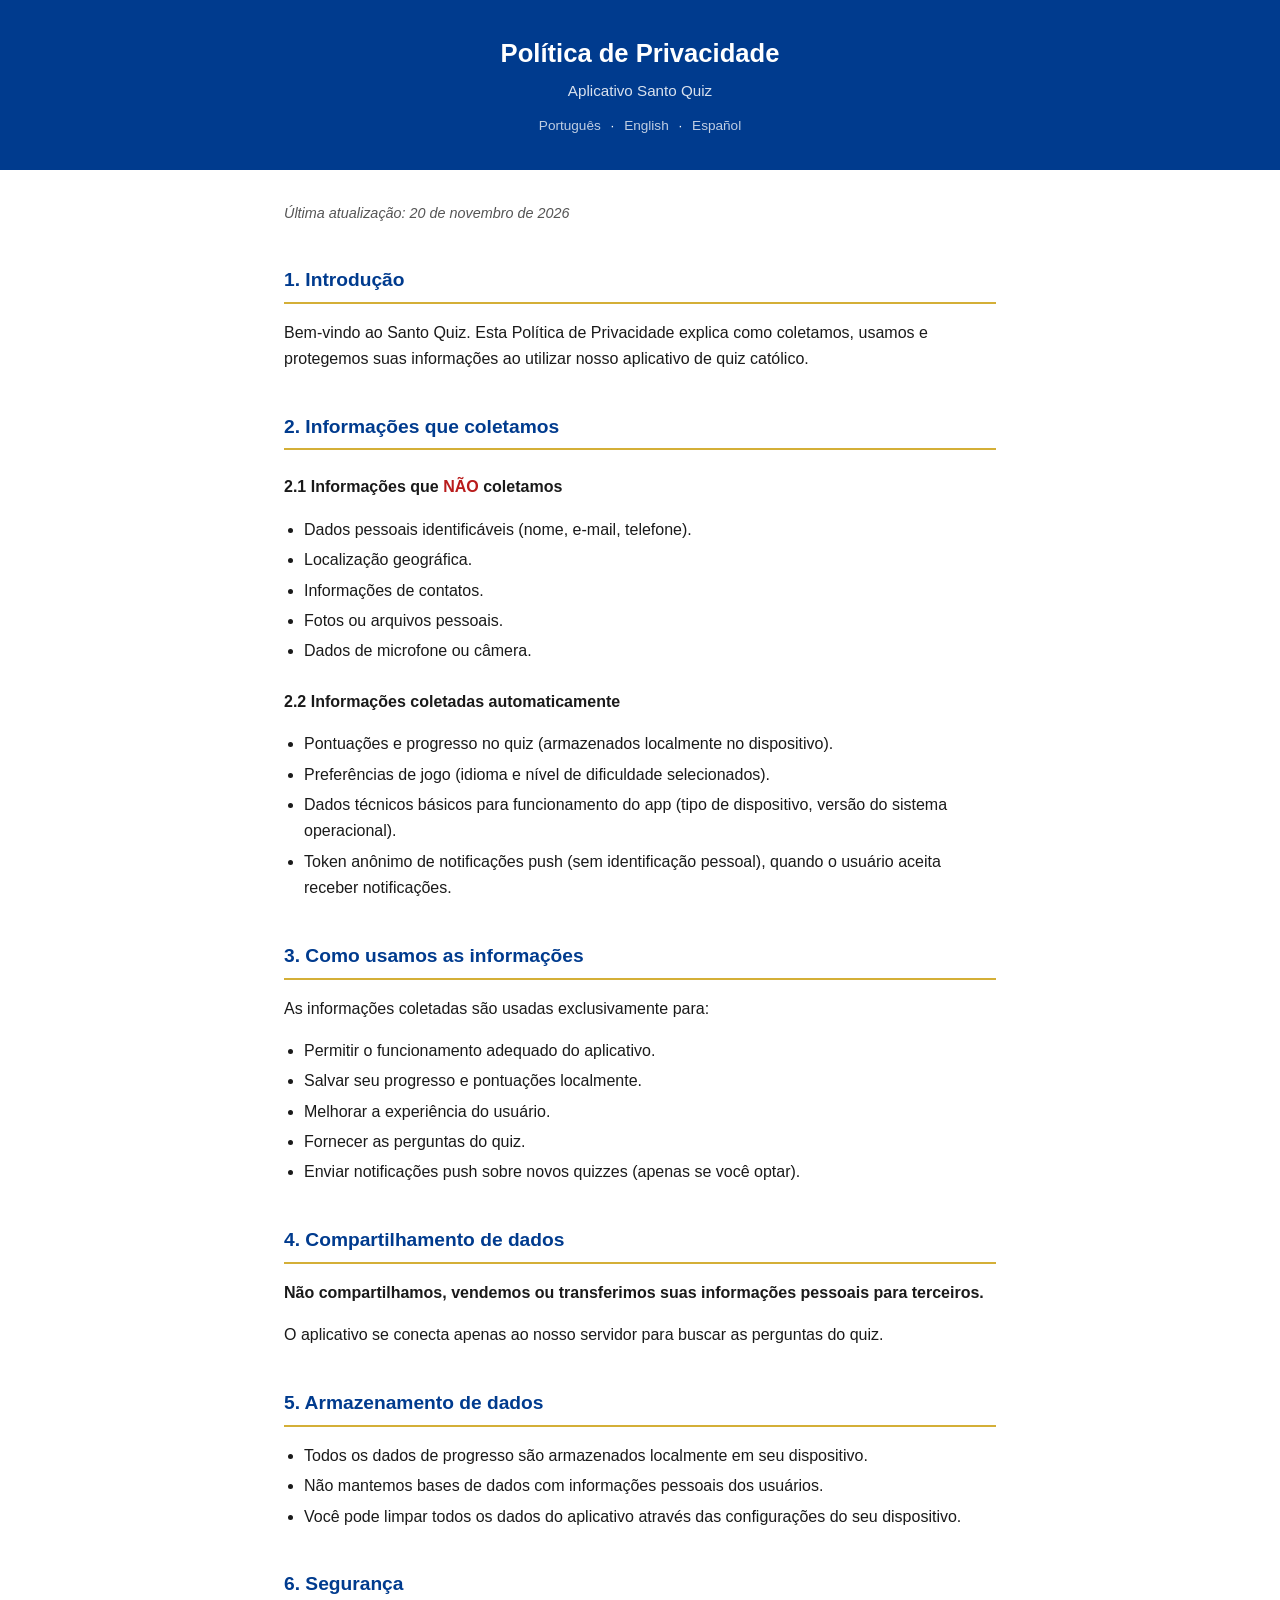
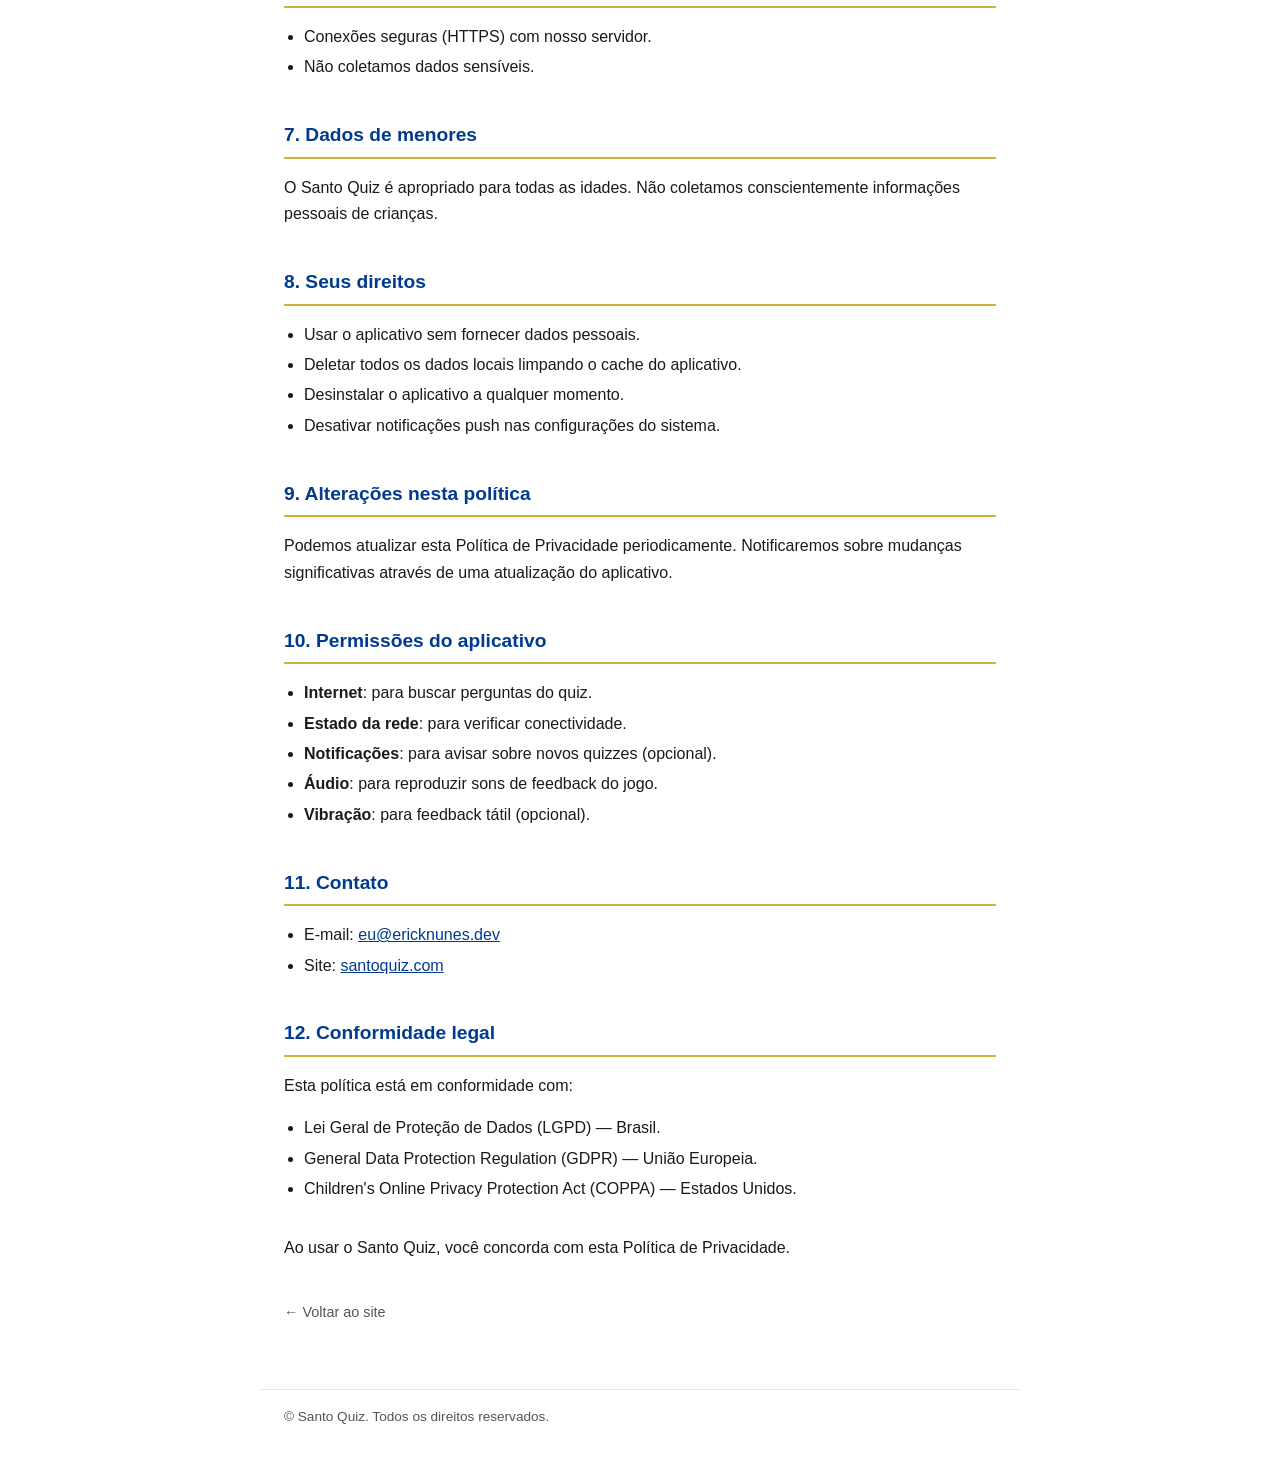
<file: pt/privacidade/index.html>
<!doctype html>
<html lang="pt-br">
  <head>
    <meta charset="utf-8" />
    <meta name="viewport" content="width=device-width, initial-scale=1" />
    <meta name="robots" content="index,follow" />
    <title>Política de Privacidade — Santo Quiz</title>
    <meta
      name="description"
      content="Política de Privacidade do aplicativo Santo Quiz — quiz católico inspirado em conhecimento bíblico, litúrgico e doutrinário."
    />
    <link rel="canonical" href="https://santoquiz.com/pt/privacidade/" />
    <link rel="alternate" hreflang="pt" href="https://santoquiz.com/pt/privacidade/" />
    <link rel="alternate" hreflang="en" href="https://santoquiz.com/en/privacy/" />
    <link rel="alternate" hreflang="es" href="https://santoquiz.com/es/privacidad/" />
    <link rel="alternate" hreflang="x-default" href="https://santoquiz.com/pt/privacidade/" />
    <style>
      :root {
        color-scheme: light;
        --bg: #ffffff;
        --fg: #1a1a1a;
        --muted: #555;
        --primary: #003b8e;
        --accent: #d4af37;
        --border: #e5e7eb;
      }
      * { box-sizing: border-box; }
      html, body { margin: 0; padding: 0; }
      body {
        font-family: -apple-system, BlinkMacSystemFont, "Segoe UI", Roboto, "Helvetica Neue",
          Arial, sans-serif;
        line-height: 1.65;
        color: var(--fg);
        background: var(--bg);
      }
      header {
        background: var(--primary);
        color: #fff;
        padding: 32px 24px;
        text-align: center;
      }
      header h1 { margin: 0 0 4px 0; font-size: 1.6rem; }
      header p { margin: 0; opacity: 0.85; font-size: 0.95rem; }
      header .lang { margin-top: 12px; font-size: 0.85rem; }
      header .lang a { color: #fff; opacity: 0.75; text-decoration: none; margin: 0 6px; }
      header .lang a:hover { opacity: 1; text-decoration: underline; }
      main {
        max-width: 760px;
        margin: 0 auto;
        padding: 32px 24px 64px;
      }
      h2 {
        color: var(--primary);
        margin-top: 2em;
        font-size: 1.2rem;
        border-bottom: 2px solid var(--accent);
        padding-bottom: 6px;
      }
      h3 { font-size: 1rem; margin-top: 1.5em; }
      ul { padding-left: 1.25rem; }
      li { margin: 4px 0; }
      a { color: var(--primary); }
      .updated {
        color: var(--muted);
        font-style: italic;
        font-size: 0.9rem;
        margin-top: 0;
      }
      .back {
        display: inline-block;
        margin-top: 24px;
        color: var(--muted);
        text-decoration: none;
        font-size: 0.9rem;
      }
      .back:hover { color: var(--primary); }
      footer {
        max-width: 760px;
        margin: 0 auto;
        padding: 16px 24px 48px;
        font-size: 0.85rem;
        color: var(--muted);
        border-top: 1px solid var(--border);
      }
      strong.no { color: #b91c1c; }
    </style>
  </head>
  <body>
    <header>
      <h1>Política de Privacidade</h1>
      <p>Aplicativo Santo Quiz</p>
      <div class="lang">
        <a href="/pt/privacidade/">Português</a> ·
        <a href="/en/privacy/">English</a> ·
        <a href="/es/privacidad/">Español</a>
      </div>
    </header>
    <main>
      <p class="updated">Última atualização: 20 de novembro de 2026</p>

      <h2>1. Introdução</h2>
      <p>
        Bem-vindo ao Santo Quiz. Esta Política de Privacidade explica como coletamos, usamos e
        protegemos suas informações ao utilizar nosso aplicativo de quiz católico.
      </p>

      <h2>2. Informações que coletamos</h2>
      <h3>2.1 Informações que <strong class="no">NÃO</strong> coletamos</h3>
      <ul>
        <li>Dados pessoais identificáveis (nome, e-mail, telefone).</li>
        <li>Localização geográfica.</li>
        <li>Informações de contatos.</li>
        <li>Fotos ou arquivos pessoais.</li>
        <li>Dados de microfone ou câmera.</li>
      </ul>
      <h3>2.2 Informações coletadas automaticamente</h3>
      <ul>
        <li>Pontuações e progresso no quiz (armazenados localmente no dispositivo).</li>
        <li>Preferências de jogo (idioma e nível de dificuldade selecionados).</li>
        <li>
          Dados técnicos básicos para funcionamento do app (tipo de dispositivo, versão do sistema
          operacional).
        </li>
        <li>
          Token anônimo de notificações push (sem identificação pessoal), quando o usuário aceita
          receber notificações.
        </li>
      </ul>

      <h2>3. Como usamos as informações</h2>
      <p>As informações coletadas são usadas exclusivamente para:</p>
      <ul>
        <li>Permitir o funcionamento adequado do aplicativo.</li>
        <li>Salvar seu progresso e pontuações localmente.</li>
        <li>Melhorar a experiência do usuário.</li>
        <li>Fornecer as perguntas do quiz.</li>
        <li>Enviar notificações push sobre novos quizzes (apenas se você optar).</li>
      </ul>

      <h2>4. Compartilhamento de dados</h2>
      <p>
        <strong>Não compartilhamos, vendemos ou transferimos suas informações pessoais para
        terceiros.</strong>
      </p>
      <p>
        O aplicativo se conecta apenas ao nosso servidor para buscar as perguntas do quiz.
      </p>

      <h2>5. Armazenamento de dados</h2>
      <ul>
        <li>Todos os dados de progresso são armazenados localmente em seu dispositivo.</li>
        <li>Não mantemos bases de dados com informações pessoais dos usuários.</li>
        <li>
          Você pode limpar todos os dados do aplicativo através das configurações do seu
          dispositivo.
        </li>
      </ul>

      <h2>6. Segurança</h2>
      <ul>
        <li>Conexões seguras (HTTPS) com nosso servidor.</li>
        <li>Não coletamos dados sensíveis.</li>
      </ul>

      <h2>7. Dados de menores</h2>
      <p>
        O Santo Quiz é apropriado para todas as idades. Não coletamos conscientemente informações
        pessoais de crianças.
      </p>

      <h2>8. Seus direitos</h2>
      <ul>
        <li>Usar o aplicativo sem fornecer dados pessoais.</li>
        <li>Deletar todos os dados locais limpando o cache do aplicativo.</li>
        <li>Desinstalar o aplicativo a qualquer momento.</li>
        <li>Desativar notificações push nas configurações do sistema.</li>
      </ul>

      <h2>9. Alterações nesta política</h2>
      <p>
        Podemos atualizar esta Política de Privacidade periodicamente. Notificaremos sobre mudanças
        significativas através de uma atualização do aplicativo.
      </p>

      <h2>10. Permissões do aplicativo</h2>
      <ul>
        <li><strong>Internet</strong>: para buscar perguntas do quiz.</li>
        <li><strong>Estado da rede</strong>: para verificar conectividade.</li>
        <li><strong>Notificações</strong>: para avisar sobre novos quizzes (opcional).</li>
        <li><strong>Áudio</strong>: para reproduzir sons de feedback do jogo.</li>
        <li><strong>Vibração</strong>: para feedback tátil (opcional).</li>
      </ul>

      <h2>11. Contato</h2>
      <ul>
        <li>E-mail: <a href="mailto:eu@ericknunes.dev">eu@ericknunes.dev</a></li>
        <li>Site: <a href="https://santoquiz.com">santoquiz.com</a></li>
      </ul>

      <h2>12. Conformidade legal</h2>
      <p>Esta política está em conformidade com:</p>
      <ul>
        <li>Lei Geral de Proteção de Dados (LGPD) — Brasil.</li>
        <li>General Data Protection Regulation (GDPR) — União Europeia.</li>
        <li>Children's Online Privacy Protection Act (COPPA) — Estados Unidos.</li>
      </ul>

      <p style="margin-top: 2em">
        Ao usar o Santo Quiz, você concorda com esta Política de Privacidade.
      </p>

      <a href="/pt/" class="back">← Voltar ao site</a>
    </main>
    <footer>
      © Santo Quiz. Todos os direitos reservados.
    </footer>
  </body>
</html>
</file>
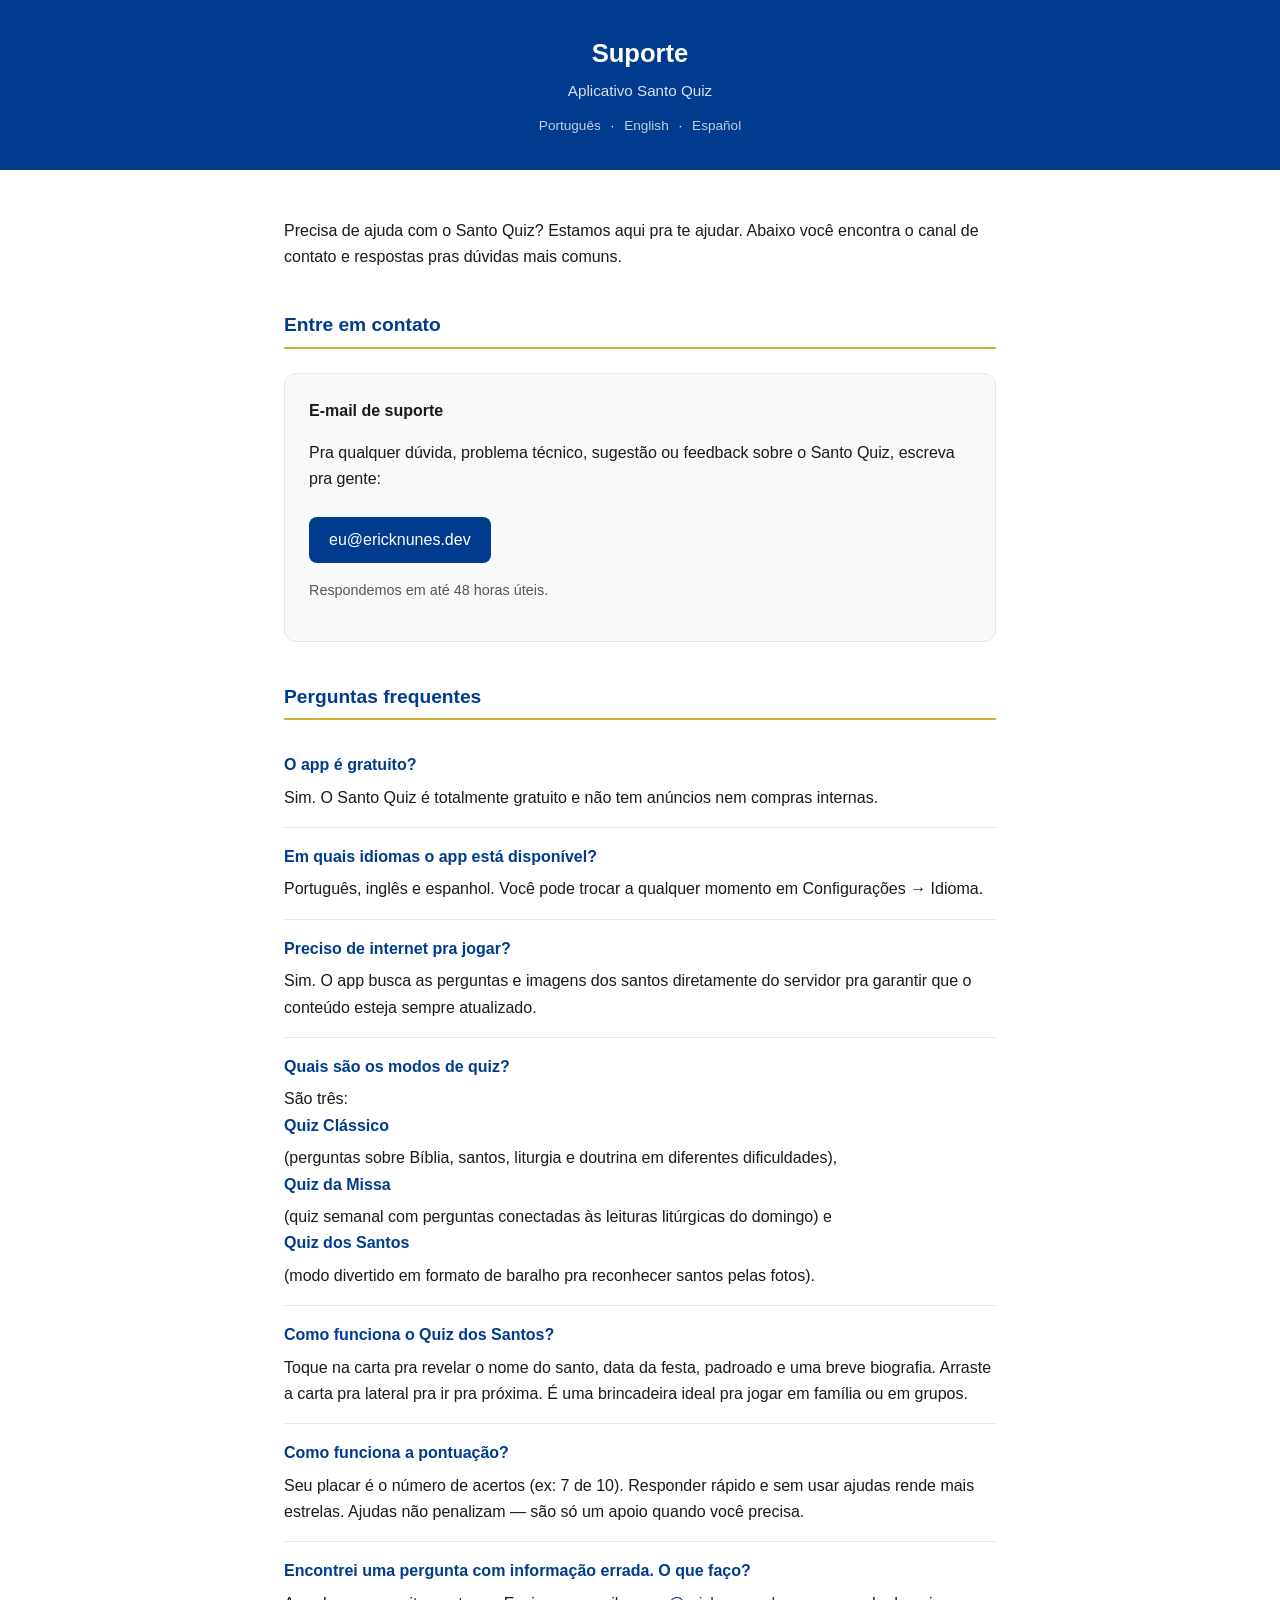
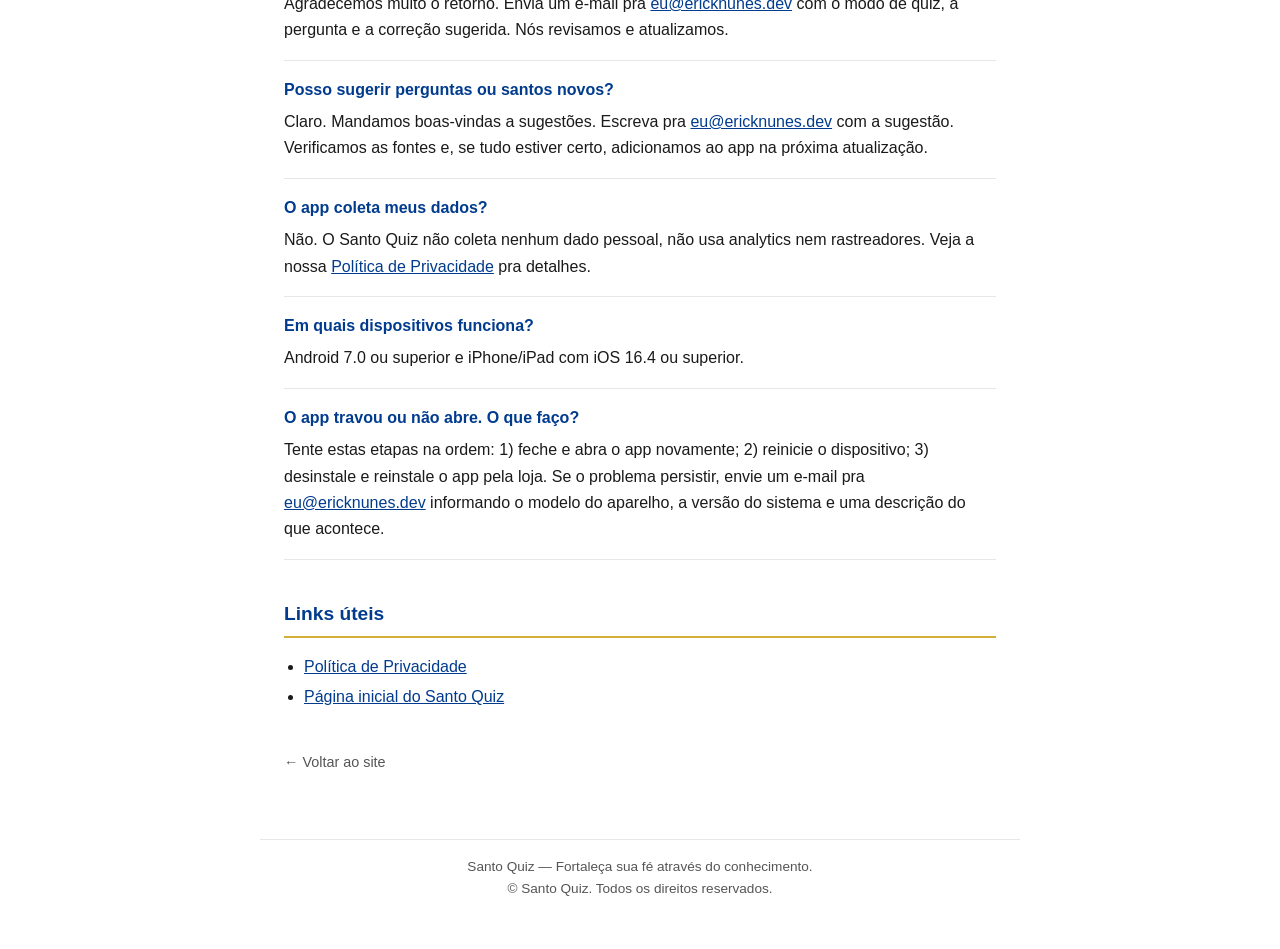
<file: pt/suporte/index.html>
<!doctype html>
<html lang="pt-br">
  <head>
    <meta charset="utf-8" />
    <meta name="viewport" content="width=device-width, initial-scale=1" />
    <meta name="robots" content="index,follow" />
    <title>Suporte — Santo Quiz</title>
    <meta
      name="description"
      content="Canal de suporte do aplicativo Santo Quiz — tire dúvidas, reporte problemas e envie sugestões."
    />
    <link rel="canonical" href="https://santoquiz.com/pt/suporte/" />
    <link rel="alternate" hreflang="pt" href="https://santoquiz.com/pt/suporte/" />
    <link rel="alternate" hreflang="en" href="https://santoquiz.com/en/support/" />
    <link rel="alternate" hreflang="es" href="https://santoquiz.com/es/soporte/" />
    <link rel="alternate" hreflang="x-default" href="https://santoquiz.com/pt/suporte/" />
    <style>
      :root {
        color-scheme: light;
        --bg: #ffffff;
        --fg: #1a1a1a;
        --muted: #555;
        --primary: #003b8e;
        --accent: #d4af37;
        --border: #e5e7eb;
        --card-bg: #f8f9fb;
      }
      * { box-sizing: border-box; }
      html, body { margin: 0; padding: 0; }
      body {
        font-family: -apple-system, BlinkMacSystemFont, "Segoe UI", Roboto, "Helvetica Neue",
          Arial, sans-serif;
        line-height: 1.65;
        color: var(--fg);
        background: var(--bg);
      }
      header {
        background: var(--primary);
        color: #fff;
        padding: 32px 24px;
        text-align: center;
      }
      header h1 { margin: 0 0 4px 0; font-size: 1.6rem; }
      header p { margin: 0; opacity: 0.85; font-size: 0.95rem; }
      header .lang { margin-top: 12px; font-size: 0.85rem; }
      header .lang a { color: #fff; opacity: 0.75; text-decoration: none; margin: 0 6px; }
      header .lang a:hover { opacity: 1; text-decoration: underline; }
      main {
        max-width: 760px;
        margin: 0 auto;
        padding: 32px 24px 64px;
      }
      h2 {
        color: var(--primary);
        margin-top: 2em;
        font-size: 1.2rem;
        border-bottom: 2px solid var(--accent);
        padding-bottom: 6px;
      }
      h3 { font-size: 1rem; margin-top: 1.5em; }
      ul { padding-left: 1.25rem; }
      li { margin: 4px 0; }
      a { color: var(--primary); }
      .contact-card {
        background: var(--card-bg);
        border: 1px solid var(--border);
        border-radius: 12px;
        padding: 24px;
        margin: 24px 0;
      }
      .contact-card h3 { margin-top: 0; }
      .contact-card a.btn {
        display: inline-block;
        background: var(--primary);
        color: #fff;
        padding: 10px 20px;
        border-radius: 8px;
        text-decoration: none;
        margin-top: 8px;
        font-weight: 500;
      }
      .contact-card a.btn:hover { opacity: 0.9; }
      .faq-item {
        border-bottom: 1px solid var(--border);
        padding: 16px 0;
      }
      .faq-item:last-child { border-bottom: none; }
      .faq-item strong { color: var(--primary); display: block; margin-bottom: 6px; }
      .back {
        display: inline-block;
        margin-top: 24px;
        color: var(--muted);
        text-decoration: none;
        font-size: 0.9rem;
      }
      .back:hover { color: var(--primary); }
      footer {
        max-width: 760px;
        margin: 0 auto;
        padding: 16px 24px 48px;
        font-size: 0.85rem;
        color: var(--muted);
        border-top: 1px solid var(--border);
        text-align: center;
      }
    </style>
  </head>
  <body>
    <header>
      <h1>Suporte</h1>
      <p>Aplicativo Santo Quiz</p>
      <div class="lang">
        <a href="/pt/suporte/">Português</a> ·
        <a href="/en/support/">English</a> ·
        <a href="/es/soporte/">Español</a>
      </div>
    </header>
    <main>
      <p>
        Precisa de ajuda com o Santo Quiz? Estamos aqui pra te ajudar. Abaixo você encontra o canal
        de contato e respostas pras dúvidas mais comuns.
      </p>

      <h2>Entre em contato</h2>

      <div class="contact-card">
        <h3>E-mail de suporte</h3>
        <p>
          Pra qualquer dúvida, problema técnico, sugestão ou feedback sobre o Santo Quiz,
          escreva pra gente:
        </p>
        <a class="btn" href="mailto:eu@ericknunes.dev?subject=Suporte%20Santo%20Quiz">
          eu@ericknunes.dev
        </a>
        <p style="margin-top: 16px; font-size: 0.9rem; color: var(--muted);">
          Respondemos em até 48 horas úteis.
        </p>
      </div>

      <h2>Perguntas frequentes</h2>

      <div class="faq-item">
        <strong>O app é gratuito?</strong>
        Sim. O Santo Quiz é totalmente gratuito e não tem anúncios nem compras internas.
      </div>

      <div class="faq-item">
        <strong>Em quais idiomas o app está disponível?</strong>
        Português, inglês e espanhol. Você pode trocar a qualquer momento em Configurações →
        Idioma.
      </div>

      <div class="faq-item">
        <strong>Preciso de internet pra jogar?</strong>
        Sim. O app busca as perguntas e imagens dos santos diretamente do servidor pra garantir
        que o conteúdo esteja sempre atualizado.
      </div>

      <div class="faq-item">
        <strong>Quais são os modos de quiz?</strong>
        São três: <strong>Quiz Clássico</strong> (perguntas sobre Bíblia, santos, liturgia e
        doutrina em diferentes dificuldades), <strong>Quiz da Missa</strong> (quiz semanal com
        perguntas conectadas às leituras litúrgicas do domingo) e <strong>Quiz dos Santos</strong>
        (modo divertido em formato de baralho pra reconhecer santos pelas fotos).
      </div>

      <div class="faq-item">
        <strong>Como funciona o Quiz dos Santos?</strong>
        Toque na carta pra revelar o nome do santo, data da festa, padroado e uma breve biografia.
        Arraste a carta pra lateral pra ir pra próxima. É uma brincadeira ideal pra jogar em
        família ou em grupos.
      </div>

      <div class="faq-item">
        <strong>Como funciona a pontuação?</strong>
        Seu placar é o número de acertos (ex: 7 de 10). Responder rápido e sem usar ajudas rende
        mais estrelas. Ajudas não penalizam — são só um apoio quando você precisa.
      </div>

      <div class="faq-item">
        <strong>Encontrei uma pergunta com informação errada. O que faço?</strong>
        Agradecemos muito o retorno. Envia um e-mail pra
        <a href="mailto:eu@ericknunes.dev">eu@ericknunes.dev</a> com o modo de quiz, a pergunta e
        a correção sugerida. Nós revisamos e atualizamos.
      </div>

      <div class="faq-item">
        <strong>Posso sugerir perguntas ou santos novos?</strong>
        Claro. Mandamos boas-vindas a sugestões. Escreva pra
        <a href="mailto:eu@ericknunes.dev">eu@ericknunes.dev</a> com a sugestão. Verificamos as
        fontes e, se tudo estiver certo, adicionamos ao app na próxima atualização.
      </div>

      <div class="faq-item">
        <strong>O app coleta meus dados?</strong>
        Não. O Santo Quiz não coleta nenhum dado pessoal, não usa analytics nem rastreadores. Veja
        a nossa <a href="/pt/privacidade/">Política de Privacidade</a> pra detalhes.
      </div>

      <div class="faq-item">
        <strong>Em quais dispositivos funciona?</strong>
        Android 7.0 ou superior e iPhone/iPad com iOS 16.4 ou superior.
      </div>

      <div class="faq-item">
        <strong>O app travou ou não abre. O que faço?</strong>
        Tente estas etapas na ordem: 1) feche e abra o app novamente; 2) reinicie o dispositivo;
        3) desinstale e reinstale o app pela loja. Se o problema persistir, envie um e-mail pra
        <a href="mailto:eu@ericknunes.dev">eu@ericknunes.dev</a> informando o modelo do aparelho,
        a versão do sistema e uma descrição do que acontece.
      </div>

      <h2>Links úteis</h2>
      <ul>
        <li><a href="/pt/privacidade/">Política de Privacidade</a></li>
        <li><a href="/pt/">Página inicial do Santo Quiz</a></li>
      </ul>

      <a href="/pt/" class="back">← Voltar ao site</a>
    </main>
    <footer>
      Santo Quiz — Fortaleça sua fé através do conhecimento.<br />
      © Santo Quiz. Todos os direitos reservados.
    </footer>
  </body>
</html>
</file>
<file: style.css>
@import url('https://fonts.googleapis.com/css2?family=DM+Sans:wght@400;500;600;700&family=DM+Serif+Display&display=swap');

:root {
  color-scheme: light;
  --primary: #003b8e;
  --primary-dark: #002559;
  --accent: #d4af37;
  --red: #b6243c;
  --bg: #fafaf7;
  --bg-soft: #f4f1e8;
  --fg: #1a1a1a;
  --muted: #555;
  --border: #e5e7eb;
  --hero-orange: #f4b860;
  --font-sans: "DM Sans", -apple-system, BlinkMacSystemFont, "Segoe UI", Roboto, "Helvetica Neue", Arial, sans-serif;
  --font-serif: "DM Serif Display", "Iowan Old Style", Georgia, "Times New Roman", serif;
}
* { box-sizing: border-box; }
html, body { margin: 0; padding: 0; }
body {
  font-family: var(--font-sans);
  line-height: 1.55;
  color: var(--fg);
  background: var(--bg);
  -webkit-font-smoothing: antialiased;
  -moz-osx-font-smoothing: grayscale;
  text-rendering: optimizeLegibility;
}
a { color: var(--primary); text-decoration: none; }
a:hover { text-decoration: underline; }
img { display: block; max-width: 100%; }

.nav {
  display: flex;
  align-items: center;
  justify-content: space-between;
  padding: 16px 24px;
  max-width: 1120px;
  margin: 0 auto;
  position: relative;
  z-index: 10;
  background: transparent;
}
.logo {
  display: flex;
  align-items: center;
  gap: 10px;
  font-weight: 700;
  font-size: 1.05rem;
  color: var(--primary);
}
.logo img { border-radius: 8px; }
.langs { display: flex; gap: 6px; }
.langs a {
  padding: 6px 12px;
  border-radius: 999px;
  font-size: 0.85rem;
  font-weight: 500;
  color: var(--muted);
}
.langs a.active {
  background: var(--primary);
  color: #fff;
}

.hero {
  position: relative;
  text-align: center;
  padding: 120px 24px 80px;
  margin-top: -68px;
  overflow: clip;
  overflow-clip-margin: 160px;
  isolation: isolate;
  background:
    /* Pattern de pontos azul-primary ultra-sutis */
    radial-gradient(circle at 1px 1px, rgba(0, 59, 142, 0.08) 1px, transparent 0) 0 0 / 28px 28px,
    /* Halo dourado radial no topo */
    radial-gradient(ellipse at top, rgba(212, 175, 55, 0.12) 0%, transparent 55%),
    /* Gradient base */
    linear-gradient(180deg, #fdfaf2 0%, var(--bg) 100%);
}
.hero::before {
  content: "";
  position: absolute;
  top: -40%;
  left: 50%;
  width: 900px;
  height: 900px;
  transform: translateX(-50%);
  background: radial-gradient(circle, rgba(0, 59, 142, 0.06) 0%, transparent 60%);
  z-index: -1;
  pointer-events: none;
}
.hero-content {
  max-width: 720px;
  margin: 0 auto;
}
.hero-content .eyebrow {
  display: inline-block;
  font-size: 0.72rem;
  font-weight: 700;
  letter-spacing: 1.8px;
  color: var(--primary);
  text-transform: uppercase;
  margin: 0 0 20px;
  padding: 7px 14px;
  background: rgba(0, 59, 142, 0.08);
  border-radius: 999px;
}
.hero-content h1 {
  font-family: var(--font-serif);
  font-size: clamp(2.5rem, 5.6vw, 4.4rem);
  line-height: 1.02;
  margin: 0 0 20px;
  color: var(--primary-dark);
  letter-spacing: -1.5px;
  font-weight: 400;
}
.hero-content .lead {
  font-size: clamp(1.05rem, 1.5vw, 1.25rem);
  color: var(--muted);
  margin: 0 auto 36px;
  max-width: 560px;
  line-height: 1.55;
}
.hero .cta-row { justify-content: center; margin-bottom: 56px; }

/* Mockup iPhone */
.phone {
  position: relative;
  width: 320px;
  margin: 0 auto;
  padding: 10px 10px 12px;
  background: #0a0a0a;
  border-radius: 48px;
  box-shadow:
    0 50px 100px -30px rgba(0, 20, 60, 0.35),
    0 0 0 1px rgba(255, 255, 255, 0.05) inset,
    0 2px 6px rgba(0, 0, 0, 0.15);
  transition: transform 0.45s cubic-bezier(.2,.7,.3,1), box-shadow 0.45s ease;
  transform-origin: center 55%;
}
.phone:hover {
  transform: scale(1.025) rotate(-1deg);
  box-shadow:
    0 70px 130px -28px rgba(0, 20, 60, 0.42),
    0 0 0 1px rgba(255, 255, 255, 0.05) inset,
    0 4px 10px rgba(0, 0, 0, 0.18);
}
.phone::before {
  content: "";
  position: absolute;
  top: 18px;
  left: 50%;
  transform: translateX(-50%);
  width: 100px;
  height: 28px;
  background: #0a0a0a;
  border-radius: 999px;
  z-index: 2;
}
.phone img {
  display: block;
  width: 100%;
  border-radius: 38px;
  background: #fff;
}
@media (min-width: 640px) {
  .phone { width: 360px; }
}

.cta-row { display: flex; gap: 12px; flex-wrap: wrap; }
.btn-store {
  display: inline-flex;
  align-items: center;
  gap: 10px;
  padding: 12px 20px;
  background: #000;
  color: #fff;
  border-radius: 10px;
  text-decoration: none;
  font-weight: 500;
  transition: transform 0.15s ease, opacity 0.15s ease;
}
.btn-store:hover { transform: translateY(-1px); text-decoration: none; }
.btn-store small {
  display: block;
  font-size: 0.65rem;
  opacity: 0.8;
  font-weight: 400;
  letter-spacing: 0.5px;
  text-transform: uppercase;
  line-height: 1.1;
}
.btn-store span { font-size: 1rem; font-weight: 600; line-height: 1.15; }
.btn-store.disabled {
  background: #ccc;
  color: #666;
  cursor: not-allowed;
  pointer-events: none;
  opacity: 0.6;
}

.section-label {
  text-align: center;
  font-size: 0.8rem;
  font-weight: 600;
  letter-spacing: 1.5px;
  text-transform: uppercase;
  color: var(--accent);
  margin: 0 0 24px;
}

.features {
  max-width: 1120px;
  margin: 0 auto;
  padding: 64px 24px;
}
.cards {
  display: grid;
  grid-template-columns: repeat(auto-fit, minmax(260px, 1fr));
  gap: 20px;
}
.card {
  background: #fff;
  border: 1px solid var(--border);
  border-radius: 20px;
  padding: 32px 28px;
  transition: transform 0.15s ease, box-shadow 0.15s ease;
}
.card:hover {
  transform: translateY(-4px);
  box-shadow: 0 20px 40px -20px rgba(0,0,0,0.15);
}
.card-icon {
  font-size: 2.3rem;
  margin-bottom: 14px;
  width: 56px;
  height: 56px;
  display: flex;
  align-items: center;
  justify-content: center;
  border-radius: 14px;
}
.card-primary .card-icon { background: rgba(0,59,142,0.1); }
.card-gold    .card-icon { background: rgba(212,175,55,0.15); }
.card-accent  .card-icon { background: rgba(182,36,60,0.1); }
.card h3 {
  font-family: var(--font-serif);
  margin: 0 0 10px;
  font-size: 1.35rem;
  color: var(--primary-dark);
  font-weight: 400;
  letter-spacing: -0.3px;
}
.card p {
  margin: 0;
  color: var(--muted);
  font-size: 0.98rem;
}

.showcase {
  background: var(--bg-soft);
  padding: 72px 24px;
}
.showcase-text, .showcase-shots {
  max-width: 1120px;
  margin: 0 auto;
}
.showcase-text { text-align: center; margin-bottom: 48px; }
.showcase-text h2 {
  font-family: var(--font-serif);
  color: var(--primary-dark);
  font-size: clamp(1.9rem, 3.8vw, 2.6rem);
  margin: 0 0 18px;
  letter-spacing: -0.5px;
  font-weight: 400;
  line-height: 1.1;
}
.showcase-text p {
  color: var(--muted);
  font-size: 1.1rem;
  max-width: 640px;
  margin: 0 auto 28px;
}
.checklist {
  list-style: none;
  padding: 0;
  margin: 0 auto;
  max-width: 420px;
  text-align: left;
}
.checklist li {
  padding: 8px 0 8px 32px;
  position: relative;
  color: var(--fg);
}
.checklist li::before {
  content: "✓";
  position: absolute;
  left: 0;
  top: 7px;
  width: 22px;
  height: 22px;
  background: var(--primary);
  color: #fff;
  border-radius: 50%;
  display: flex;
  align-items: center;
  justify-content: center;
  font-size: 0.75rem;
  font-weight: 700;
}
.showcase-shots {
  display: grid;
  grid-template-columns: repeat(auto-fit, minmax(220px, 1fr));
  gap: 20px;
}
.showcase-shots img {
  width: 100%;
  border-radius: 20px;
  box-shadow: 0 20px 40px -20px rgba(0,0,0,0.25);
  border: 1px solid var(--border);
}

/* FAQ */
.faq {
  max-width: 760px;
  margin: 0 auto;
  padding: 72px 24px;
}
.faq h2 {
  font-family: var(--font-serif);
  color: var(--primary-dark);
  font-size: clamp(1.9rem, 3.8vw, 2.6rem);
  margin: 0 0 32px;
  text-align: center;
  letter-spacing: -0.5px;
  font-weight: 400;
  line-height: 1.1;
}
.faq details {
  background: #fff;
  border: 1px solid var(--border);
  border-radius: 14px;
  padding: 18px 22px;
  margin-bottom: 12px;
  transition: border-color 0.15s ease;
}
.faq details[open] { border-color: var(--primary); }
.faq summary {
  cursor: pointer;
  list-style: none;
  font-weight: 600;
  color: var(--primary-dark);
  font-size: 1.02rem;
  display: flex;
  align-items: center;
  justify-content: space-between;
  gap: 12px;
}
.faq summary::-webkit-details-marker { display: none; }
.faq summary::after {
  content: "+";
  font-size: 1.4rem;
  color: var(--muted);
  font-weight: 400;
  transition: transform 0.2s ease;
  line-height: 1;
}
.faq details[open] summary::after { content: "−"; }
.faq details p {
  margin: 14px 0 0;
  color: var(--muted);
  line-height: 1.6;
}

.cta-final {
  padding: 72px 24px;
  text-align: center;
}
.cta-final h2 {
  font-family: var(--font-serif);
  color: var(--primary-dark);
  font-size: clamp(2rem, 3.8vw, 2.6rem);
  margin: 0 0 12px;
  font-weight: 400;
  letter-spacing: -0.5px;
}
.cta-final p {
  color: var(--muted);
  font-size: 1.1rem;
  margin: 0 0 28px;
}
.cta-final .cta-row { justify-content: center; }

.footer {
  background: var(--bg-soft);
  color: var(--muted);
  padding: 32px 24px;
  border-top: 1px solid var(--border);
}
.footer-inner {
  max-width: 1120px;
  margin: 0 auto;
  display: flex;
  justify-content: space-between;
  align-items: center;
  flex-wrap: wrap;
  gap: 16px;
}
.footer .brand {
  margin: 0;
  font-size: 0.9rem;
  color: var(--primary-dark);
  font-weight: 500;
}
.footer nav { display: flex; gap: 24px; }
.footer nav a {
  color: var(--muted);
  font-size: 0.9rem;
  font-weight: 500;
  transition: color 0.15s ease;
}
.footer nav a:hover {
  color: var(--primary);
  text-decoration: none;
}

@media (max-width: 760px) {
  .hero {
    min-height: 62vh;
    padding: 72px 20px 88px;
  }
  .features, .showcase, .cta-final { padding: 48px 20px; }
}

/* ============================================================
   Animações
   ============================================================ */

@keyframes fade-up {
  from { opacity: 0; translate: 0 16px; }
  to   { opacity: 1; translate: 0 0; }
}

@keyframes float-phone {
  0%, 100% { translate: 0 0; }
  50%      { translate: 0 -8px; }
}

/* Entrada do hero (no load) */
.hero-content .eyebrow { animation: fade-up 0.55s 0.00s ease-out both; }
.hero-content h1       { animation: fade-up 0.65s 0.10s ease-out both; }
.hero-content .lead    { animation: fade-up 0.65s 0.20s ease-out both; }
.hero-content .cta-row { animation: fade-up 0.65s 0.30s ease-out both; }
.hero-content .phone   {
  animation:
    fade-up 0.8s 0.45s ease-out both,
    float-phone 6s 1.5s ease-in-out infinite;
}

/* Reveal on scroll (classe .reveal adicionada por JS) */
.reveal {
  opacity: 0;
  transform: translateY(20px);
  transition: opacity 0.6s cubic-bezier(.2,.6,.3,1), transform 0.6s cubic-bezier(.2,.6,.3,1);
  will-change: opacity, transform;
}
.reveal.visible {
  opacity: 1;
  transform: translateY(0);
}

/* Respeita quem desligou animações */
@media (prefers-reduced-motion: reduce) {
  .hero-content .eyebrow,
  .hero-content h1,
  .hero-content .lead,
  .hero-content .cta-row,
  .hero-content .phone {
    animation: none !important;
    opacity: 1 !important;
    transform: none !important;
    translate: none !important;
  }
  .phone:hover {
    transform: none !important;
  }
  .reveal, .reveal.visible {
    opacity: 1 !important;
    transform: none !important;
    transition: none !important;
  }
}

/* ============================================================
   Widget Pix — "Me pague um café"
   ============================================================ */
.coffee-fab {
  position: fixed;
  left: 20px;
  bottom: 20px;
  z-index: 60;
  display: inline-flex;
  align-items: center;
  gap: 9px;
  padding: 10px 18px 10px 14px;
  background: #fff;
  color: var(--primary-dark);
  text-decoration: none;
  border: 1px solid rgba(0, 0, 0, 0.06);
  border-radius: 999px;
  font-family: var(--font-sans);
  font-weight: 600;
  font-size: 0.88rem;
  letter-spacing: -0.1px;
  cursor: pointer;
  box-shadow:
    0 10px 24px -8px rgba(15, 25, 60, 0.18),
    0 2px 6px rgba(0, 0, 0, 0.05);
  transition:
    transform 0.2s ease,
    box-shadow 0.2s ease,
    border-color 0.2s ease;
}
.coffee-fab:hover {
  transform: translateY(-1px);
  text-decoration: none;
  box-shadow:
    0 14px 30px -8px rgba(15, 25, 60, 0.22),
    0 3px 8px rgba(0, 0, 0, 0.06);
  border-color: rgba(0, 0, 0, 0.1);
}
.coffee-fab:active {
  transform: translateY(0);
  box-shadow:
    0 6px 14px -6px rgba(15, 25, 60, 0.18),
    0 1px 3px rgba(0, 0, 0, 0.05);
}
.coffee-fab .fab-icon {
  width: 20px;
  height: 20px;
  display: inline-flex;
  align-items: center;
  justify-content: center;
  color: var(--primary);
}
.coffee-fab .fab-icon svg {
  width: 100%;
  height: 100%;
  display: block;
}
/* Mobile: só ícone */
@media (max-width: 480px) {
  .coffee-fab {
    padding: 0;
    width: 48px;
    height: 48px;
    justify-content: center;
    gap: 0;
  }
  .coffee-fab .fab-label { display: none; }
}

.coffee-backdrop {
  position: fixed;
  inset: 0;
  background: rgba(0, 20, 60, 0.55);
  backdrop-filter: blur(4px);
  z-index: 70;
  opacity: 0;
  pointer-events: none;
  transition: opacity 0.2s ease;
}
.coffee-backdrop.open {
  opacity: 1;
  pointer-events: auto;
}

.coffee-modal {
  position: fixed;
  z-index: 80;
  left: 20px;
  bottom: 20px;
  width: min(380px, calc(100vw - 32px));
  max-height: calc(100vh - 32px);
  overflow-y: auto;
  background: #fff;
  border-radius: 20px;
  box-shadow: 0 30px 80px -20px rgba(0, 20, 60, 0.4);
  padding: 24px;
  transform: translateY(20px) scale(0.98);
  opacity: 0;
  pointer-events: none;
  transition: transform 0.22s ease, opacity 0.22s ease;
}
.coffee-modal.open {
  transform: translateY(0) scale(1);
  opacity: 1;
  pointer-events: auto;
}
@media (max-width: 480px) {
  .coffee-modal {
    right: 16px;
    left: 16px;
    bottom: 16px;
    width: auto;
  }
}
.coffee-close {
  position: absolute;
  top: 12px;
  right: 12px;
  width: 32px;
  height: 32px;
  border: none;
  background: transparent;
  color: var(--muted);
  font-size: 1.3rem;
  line-height: 1;
  cursor: pointer;
  border-radius: 8px;
}
.coffee-close:hover { background: var(--bg-soft); color: var(--fg); }

.coffee-modal h3 {
  font-family: var(--font-serif);
  font-size: 1.4rem;
  color: var(--primary-dark);
  margin: 0 0 6px;
  font-weight: 400;
  letter-spacing: -0.3px;
  padding-right: 32px;
}
.coffee-modal .sub {
  color: var(--muted);
  font-size: 0.9rem;
  margin: 0 0 18px;
}

.coffee-chips {
  display: grid;
  grid-template-columns: repeat(3, 1fr);
  gap: 8px;
  margin-bottom: 14px;
}
.coffee-chip {
  padding: 12px 8px;
  background: var(--bg-soft);
  border: 1.5px solid transparent;
  border-radius: 12px;
  font-family: var(--font-sans);
  font-weight: 600;
  font-size: 0.95rem;
  color: var(--fg);
  cursor: pointer;
  transition: border-color 0.12s ease, background 0.12s ease;
}
.coffee-chip:hover { background: #eee9d6; }
.coffee-chip.active {
  border-color: var(--primary);
  background: rgba(0, 59, 142, 0.08);
  color: var(--primary-dark);
}

.coffee-custom {
  display: none;
  margin-bottom: 14px;
}
.coffee-custom.visible { display: block; }
.coffee-custom-wrap {
  display: flex;
  align-items: center;
  gap: 8px;
  background: var(--bg-soft);
  border: 1.5px solid var(--border);
  border-radius: 12px;
  padding: 0 14px;
}
.coffee-custom-wrap:focus-within { border-color: var(--primary); background: #fff; }
.coffee-custom-wrap span { color: var(--muted); font-weight: 600; }
.coffee-custom-wrap input {
  flex: 1;
  border: none;
  background: transparent;
  padding: 12px 0;
  font-family: var(--font-sans);
  font-size: 1rem;
  outline: none;
  color: var(--fg);
}

.coffee-qr {
  display: none;
  text-align: center;
  padding: 16px 0 4px;
  border-top: 1px solid var(--border);
  margin-top: 6px;
}
.coffee-qr.visible { display: block; }
.coffee-qr .qr-box {
  display: inline-block;
  padding: 12px;
  background: #fff;
  border: 1px solid var(--border);
  border-radius: 12px;
  margin: 0 auto 12px;
}
.coffee-qr .qr-box img,
.coffee-qr .qr-box svg {
  display: block;
  width: 200px;
  height: 200px;
}
.coffee-qr p {
  margin: 0 0 10px;
  font-size: 0.85rem;
  color: var(--muted);
}
.coffee-copy {
  display: inline-flex;
  align-items: center;
  gap: 8px;
  padding: 10px 18px;
  background: var(--primary);
  color: #fff;
  border: none;
  border-radius: 10px;
  font-family: var(--font-sans);
  font-weight: 600;
  font-size: 0.9rem;
  cursor: pointer;
  transition: background 0.15s ease;
}
.coffee-copy:hover { background: var(--primary-dark); }
.coffee-copy.copied { background: #1d8c4a; }

.coffee-hint {
  font-size: 0.78rem;
  color: var(--muted);
  text-align: center;
  margin: 10px 0 0;
}

/* ============================================================
   Modal de Contato
   ============================================================ */
.contact-backdrop {
  position: fixed;
  inset: 0;
  background: rgba(0, 20, 60, 0.55);
  backdrop-filter: blur(4px);
  z-index: 70;
  opacity: 0;
  pointer-events: none;
  transition: opacity 0.2s ease;
}
.contact-backdrop.open {
  opacity: 1;
  pointer-events: auto;
}

.contact-modal {
  position: fixed;
  z-index: 80;
  top: 50%;
  left: 50%;
  width: min(380px, calc(100vw - 32px));
  max-height: calc(100vh - 32px);
  overflow-y: auto;
  background: #fff;
  border-radius: 22px;
  box-shadow: 0 30px 80px -20px rgba(0, 20, 60, 0.4);
  padding: 32px 24px 24px;
  text-align: center;
  translate: -50% -50%;
  opacity: 0;
  scale: 0.96;
  pointer-events: none;
  transition: opacity 0.22s ease, scale 0.22s ease;
}
.contact-modal.open {
  opacity: 1;
  scale: 1;
  pointer-events: auto;
}
.contact-close {
  position: absolute;
  top: 12px;
  right: 12px;
  width: 32px;
  height: 32px;
  border: none;
  background: transparent;
  color: var(--muted);
  font-size: 1.3rem;
  line-height: 1;
  cursor: pointer;
  border-radius: 8px;
}
.contact-close:hover { background: var(--bg-soft); color: var(--fg); }

.contact-avatar {
  width: 84px;
  height: 84px;
  border-radius: 50%;
  margin: 4px auto 16px;
  background: linear-gradient(135deg, var(--primary) 0%, var(--primary-dark) 100%);
  color: #fff;
  font-family: var(--font-serif);
  font-size: 2.1rem;
  display: flex;
  align-items: center;
  justify-content: center;
  letter-spacing: 1.5px;
  box-shadow: 0 8px 20px -6px rgba(0, 59, 142, 0.35);
  overflow: hidden;
}
.contact-avatar img {
  width: 100%;
  height: 100%;
  object-fit: cover;
  display: block;
}

.contact-name {
  font-family: var(--font-serif);
  color: var(--primary-dark);
  font-size: 1.35rem;
  font-weight: 400;
  margin: 0 0 4px;
  letter-spacing: -0.2px;
}
.contact-role {
  color: var(--muted);
  font-size: 0.9rem;
  margin: 0 0 22px;
}

.contact-actions {
  display: flex;
  flex-direction: column;
  gap: 10px;
}
.contact-action {
  display: flex;
  align-items: center;
  gap: 14px;
  padding: 12px 16px;
  background: var(--bg-soft);
  border: 1.5px solid transparent;
  border-radius: 14px;
  color: var(--primary-dark);
  font-family: var(--font-sans);
  text-decoration: none;
  text-align: left;
  transition: border-color 0.15s ease, background 0.15s ease;
}
.contact-action:hover {
  border-color: var(--primary);
  background: #fff;
  text-decoration: none;
}
.contact-action svg {
  width: 22px;
  height: 22px;
  flex-shrink: 0;
  color: var(--primary);
}
.contact-action-text {
  display: flex;
  flex-direction: column;
  min-width: 0;
  flex: 1;
}
.contact-action-main {
  font-weight: 600;
  font-size: 0.95rem;
  color: var(--primary-dark);
  overflow: hidden;
  text-overflow: ellipsis;
  white-space: nowrap;
}
.contact-action-sub {
  font-size: 0.78rem;
  color: var(--muted);
  font-weight: 500;
}
</file>
